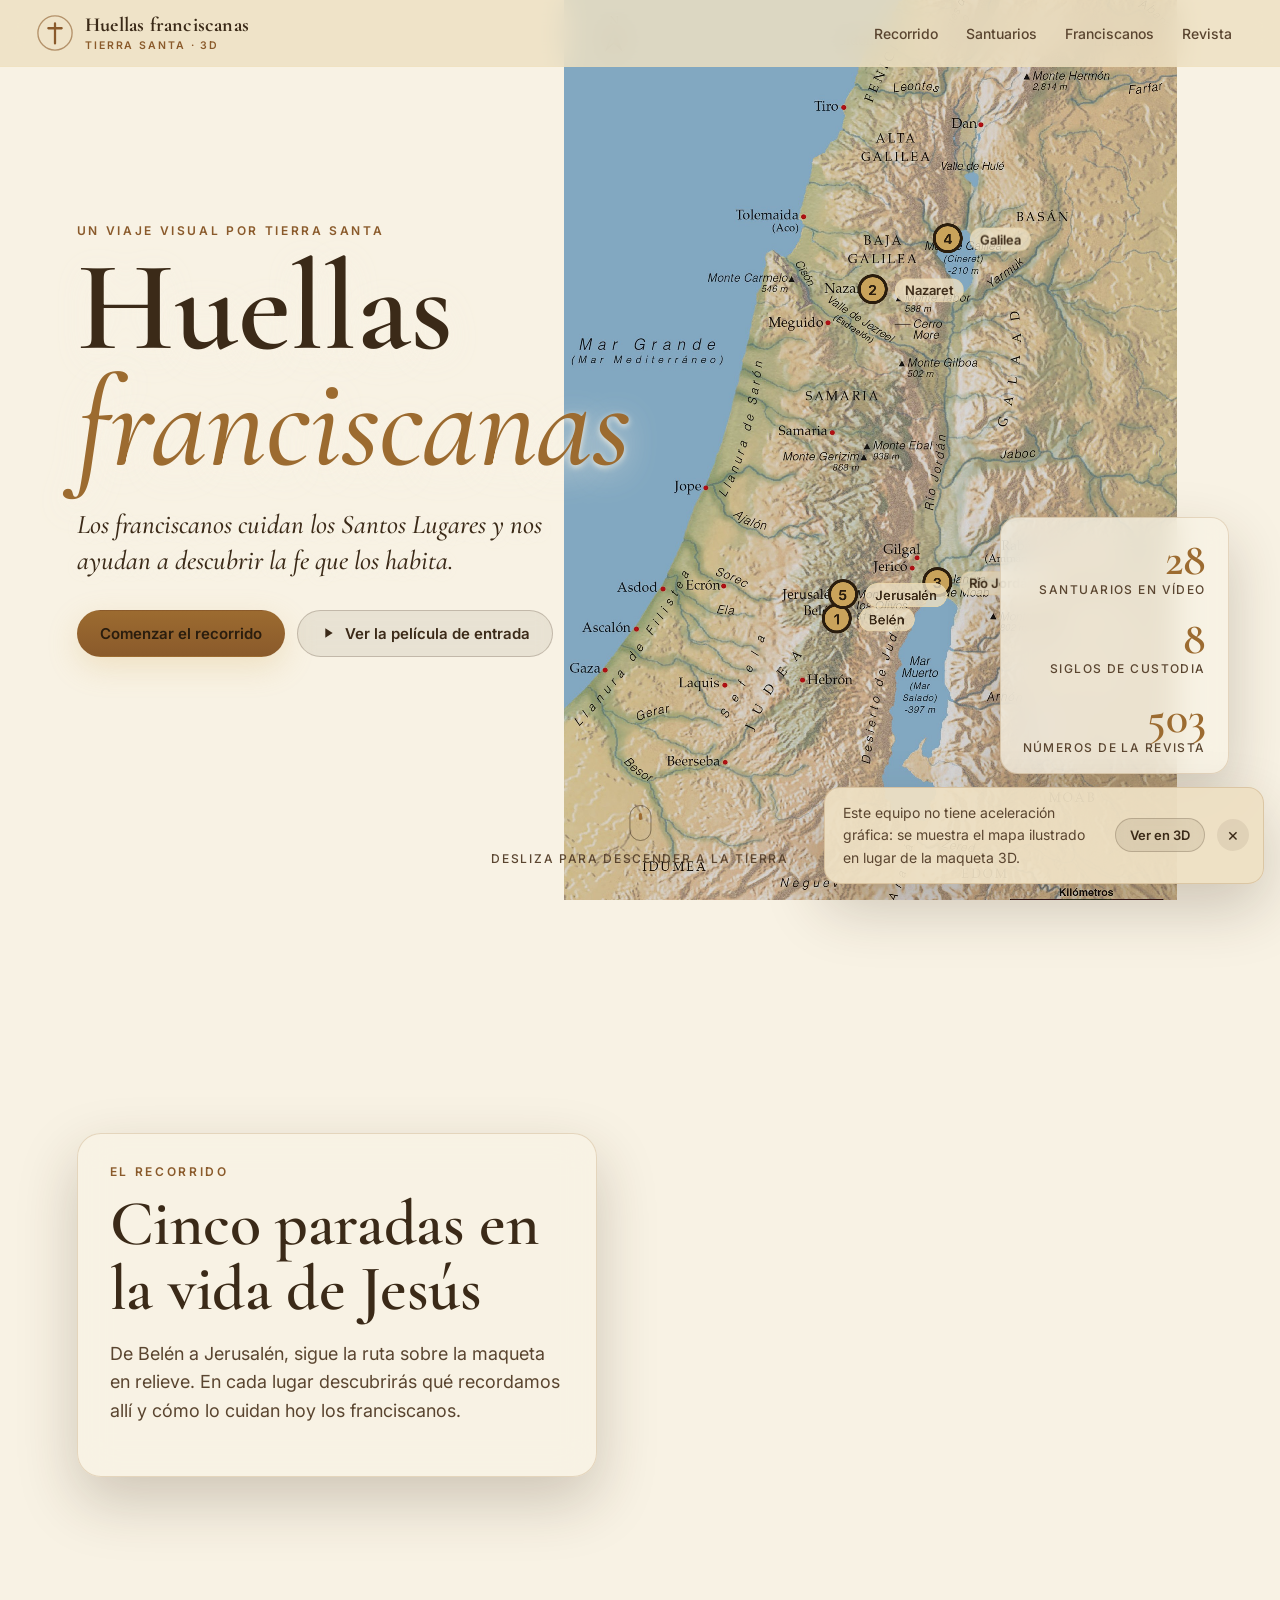
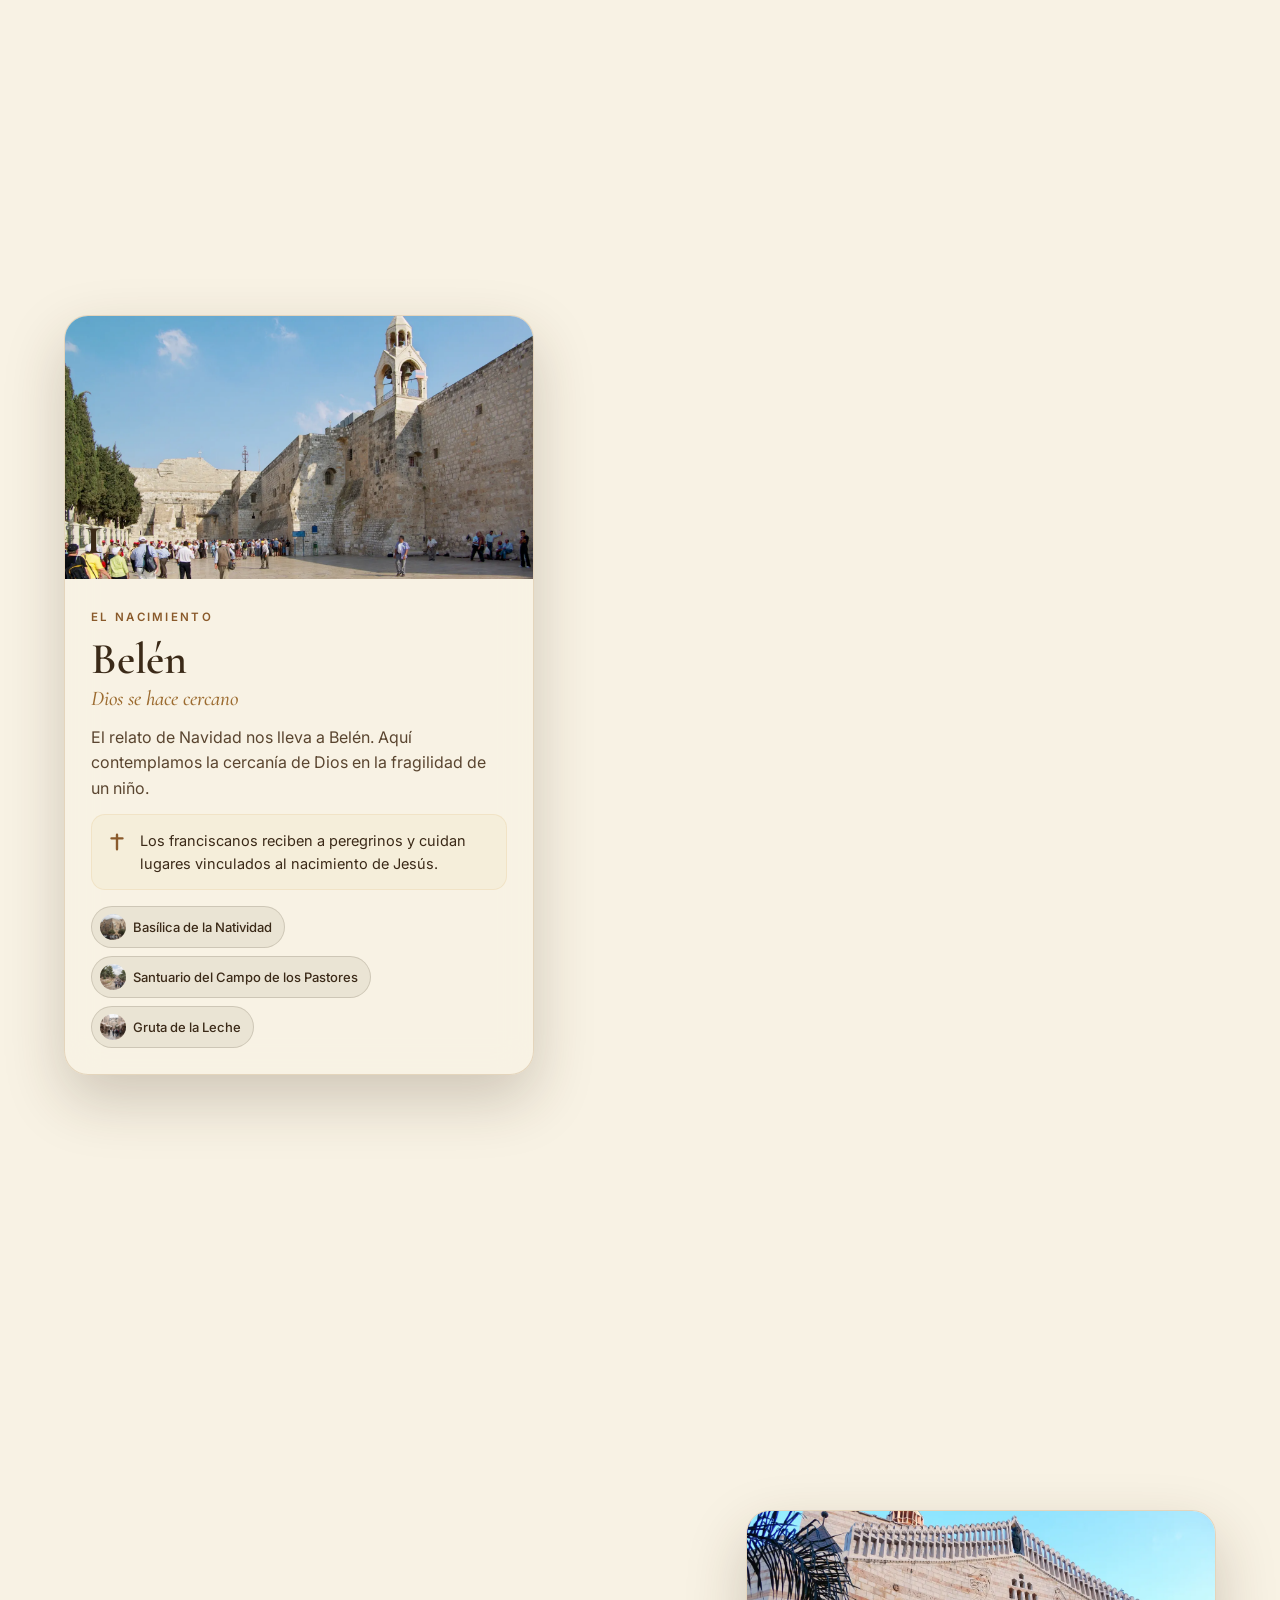
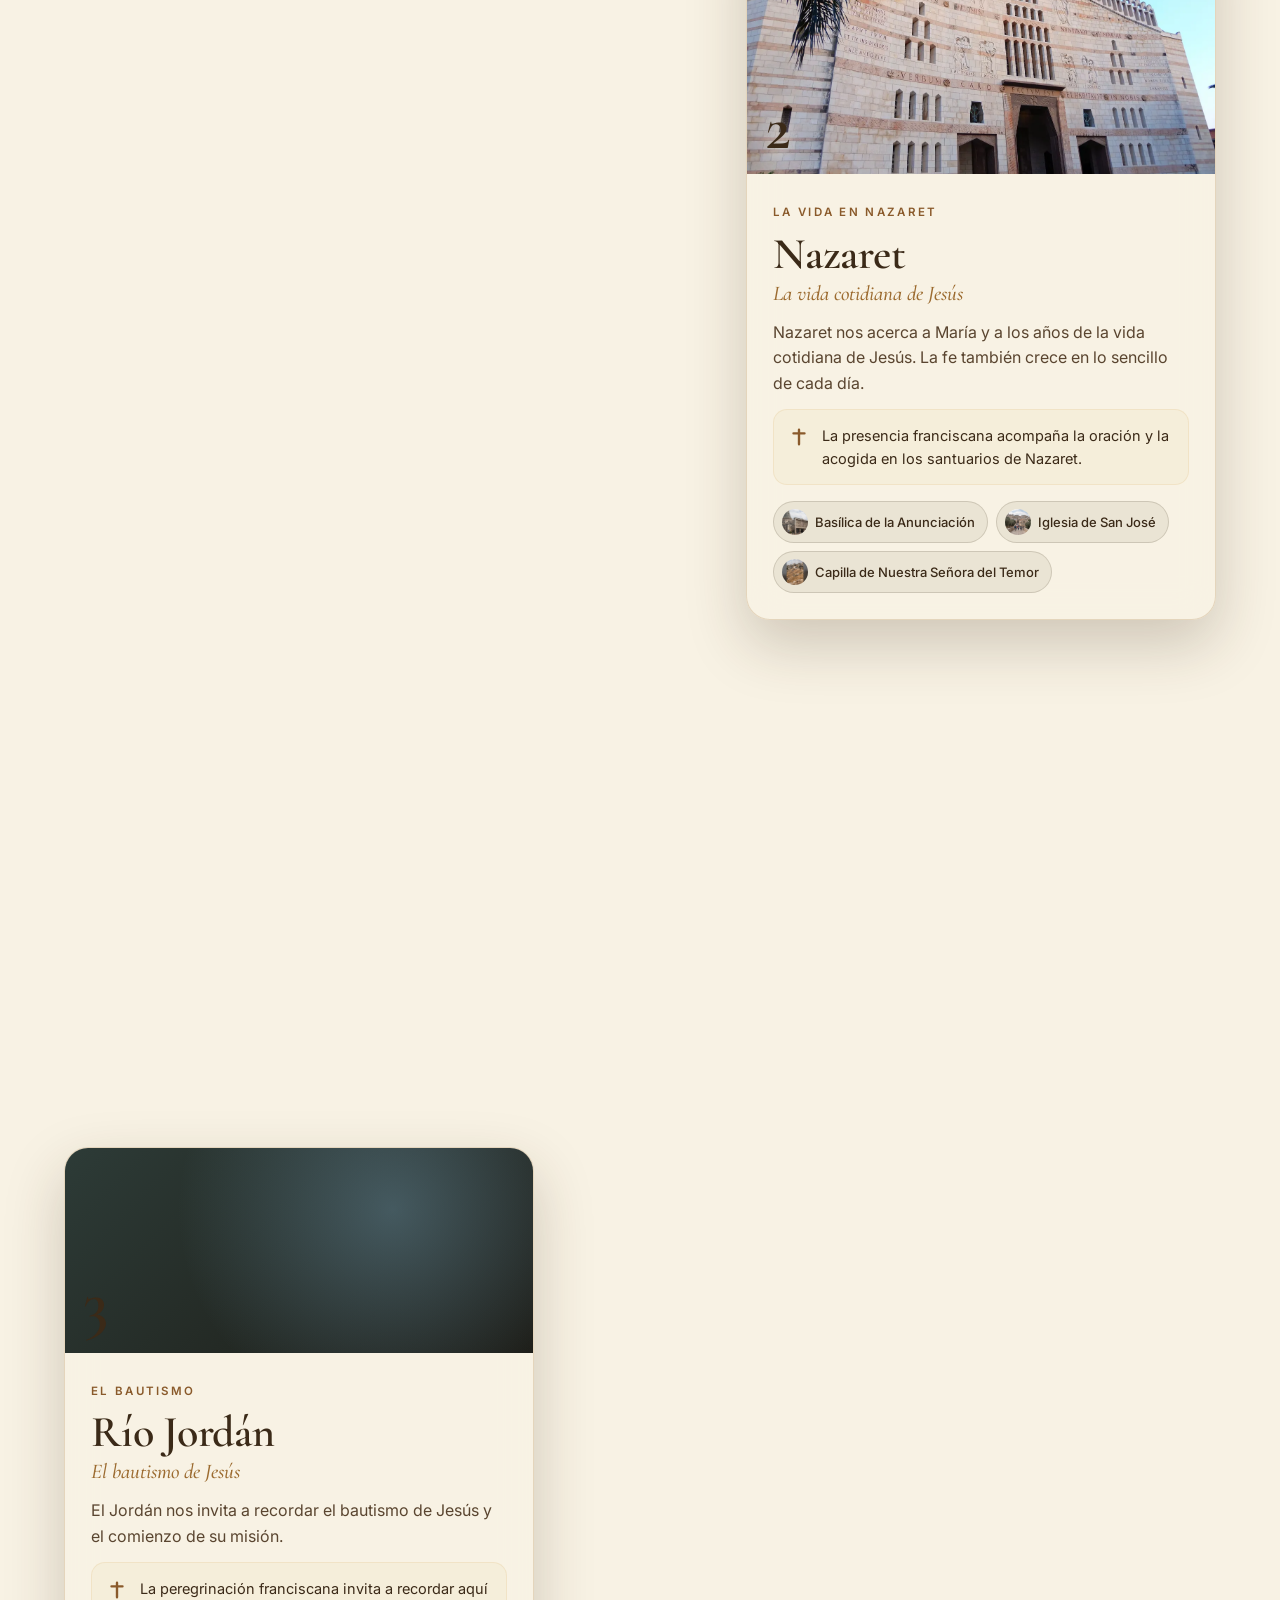
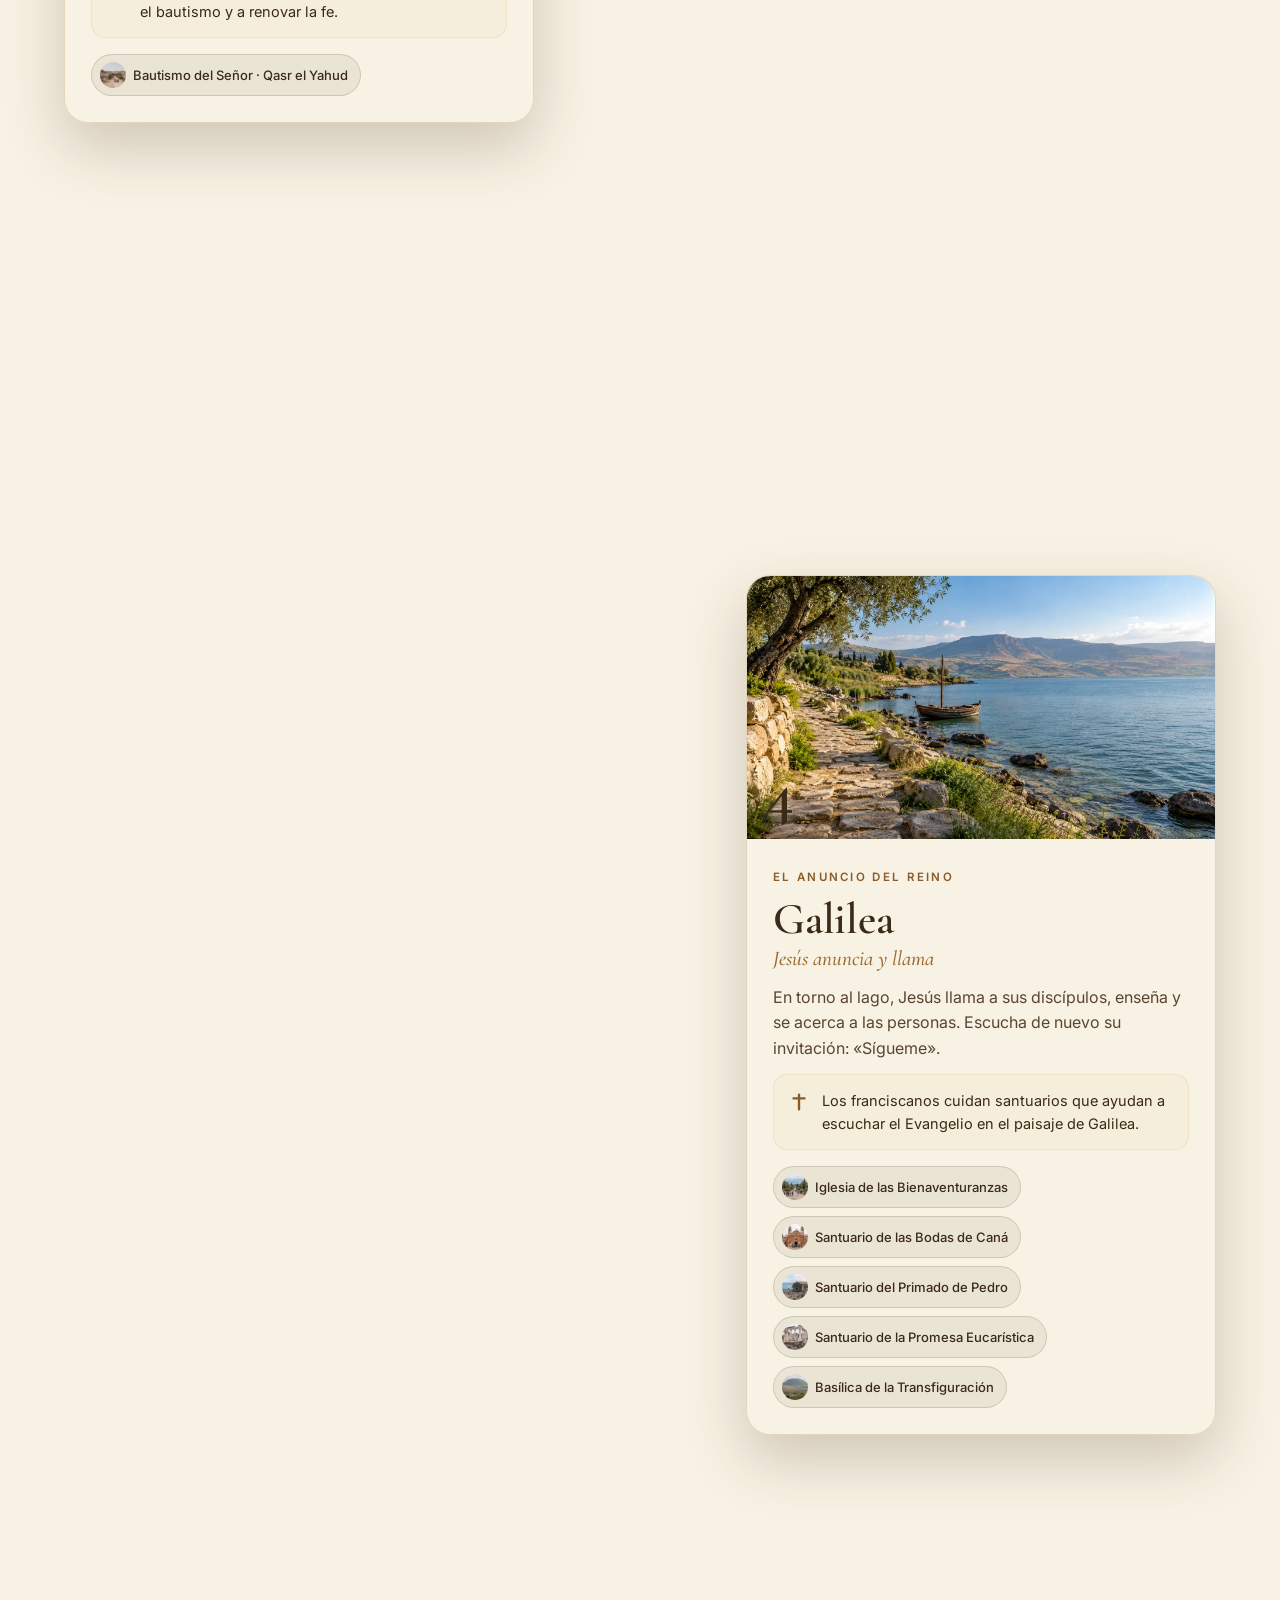
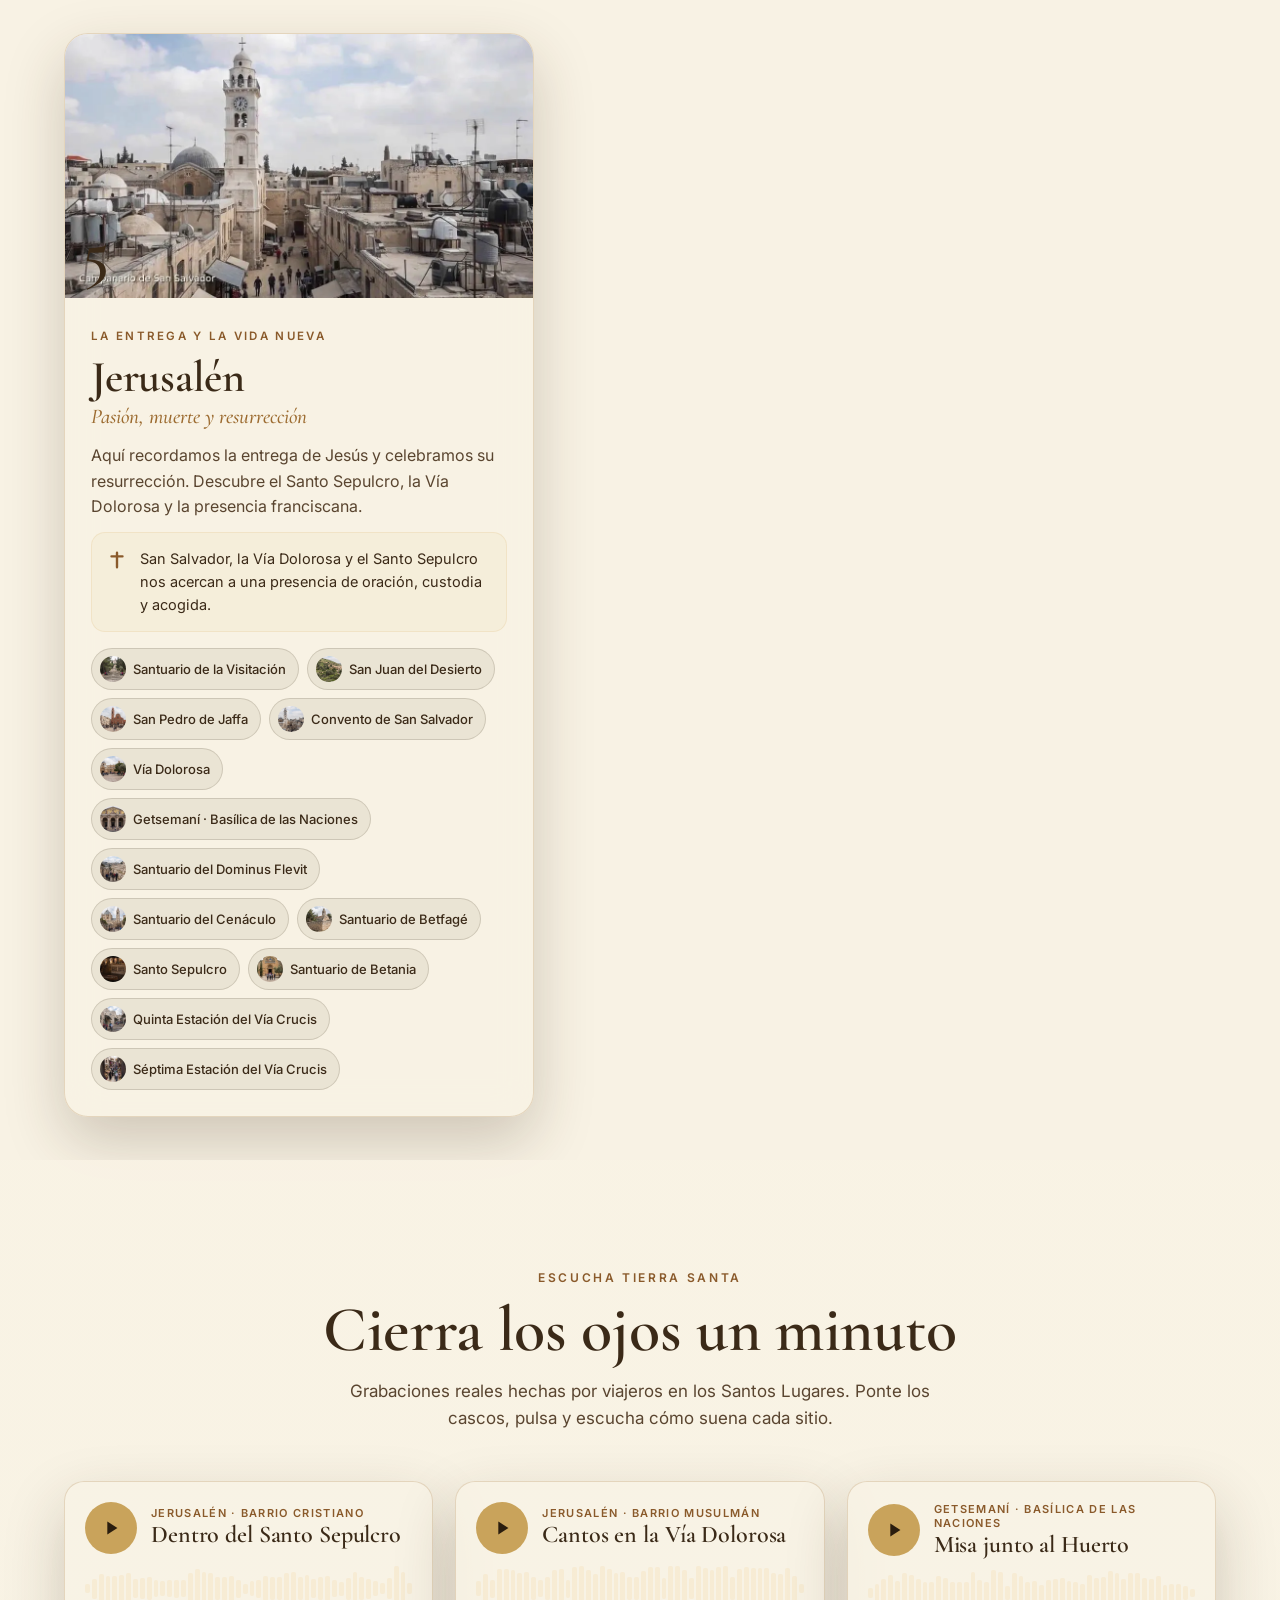
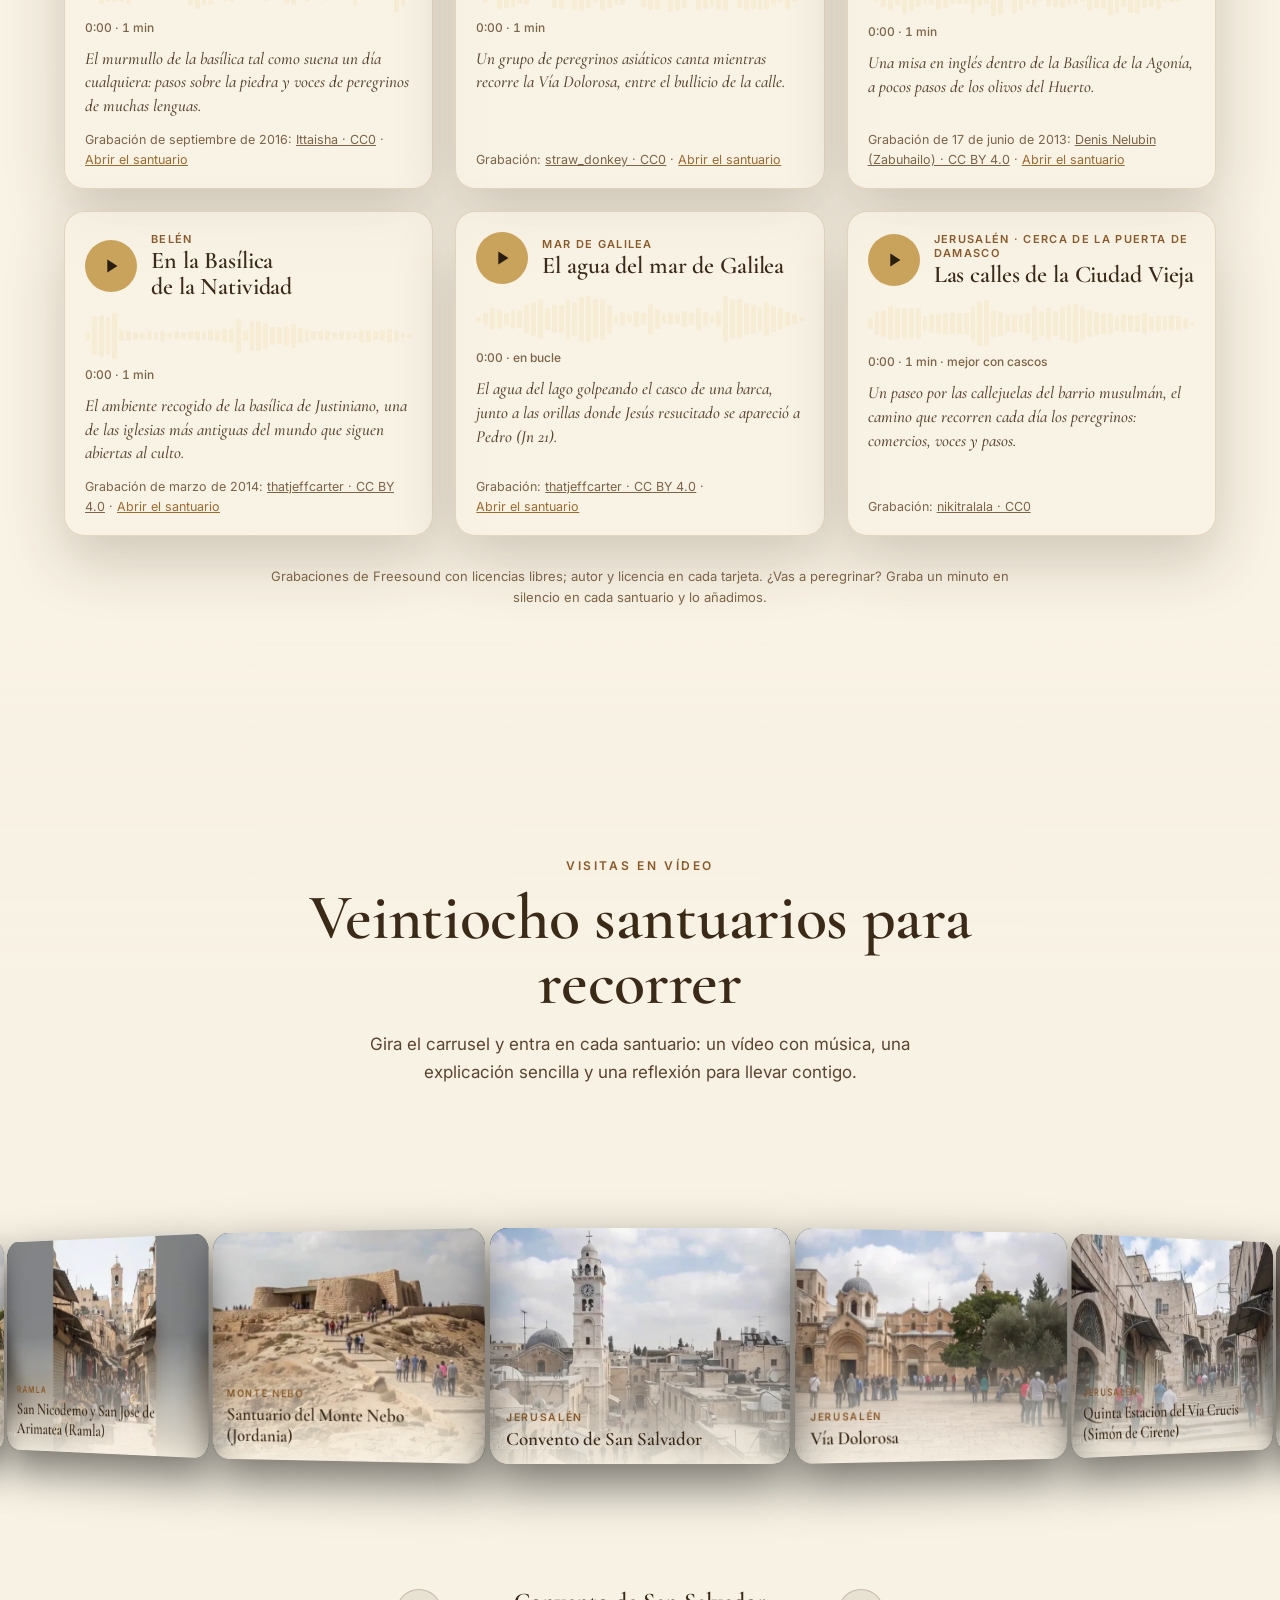
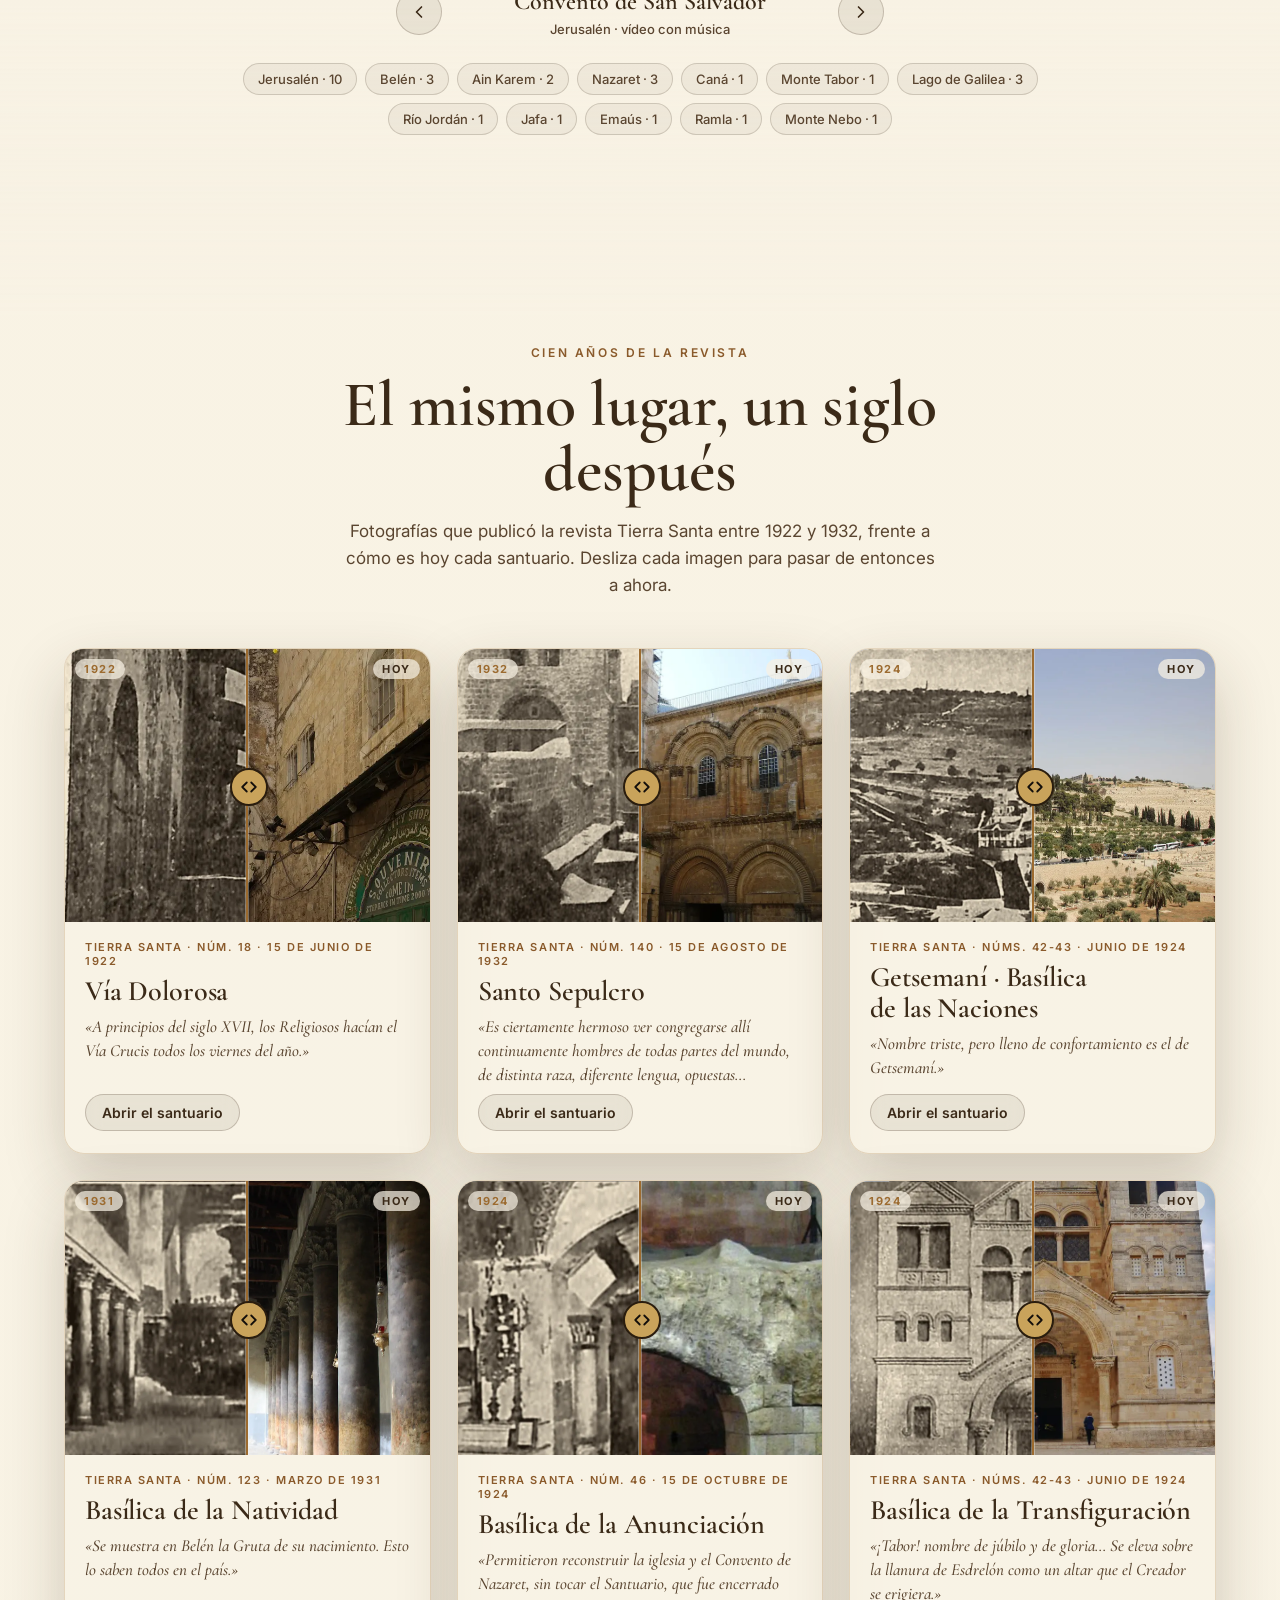
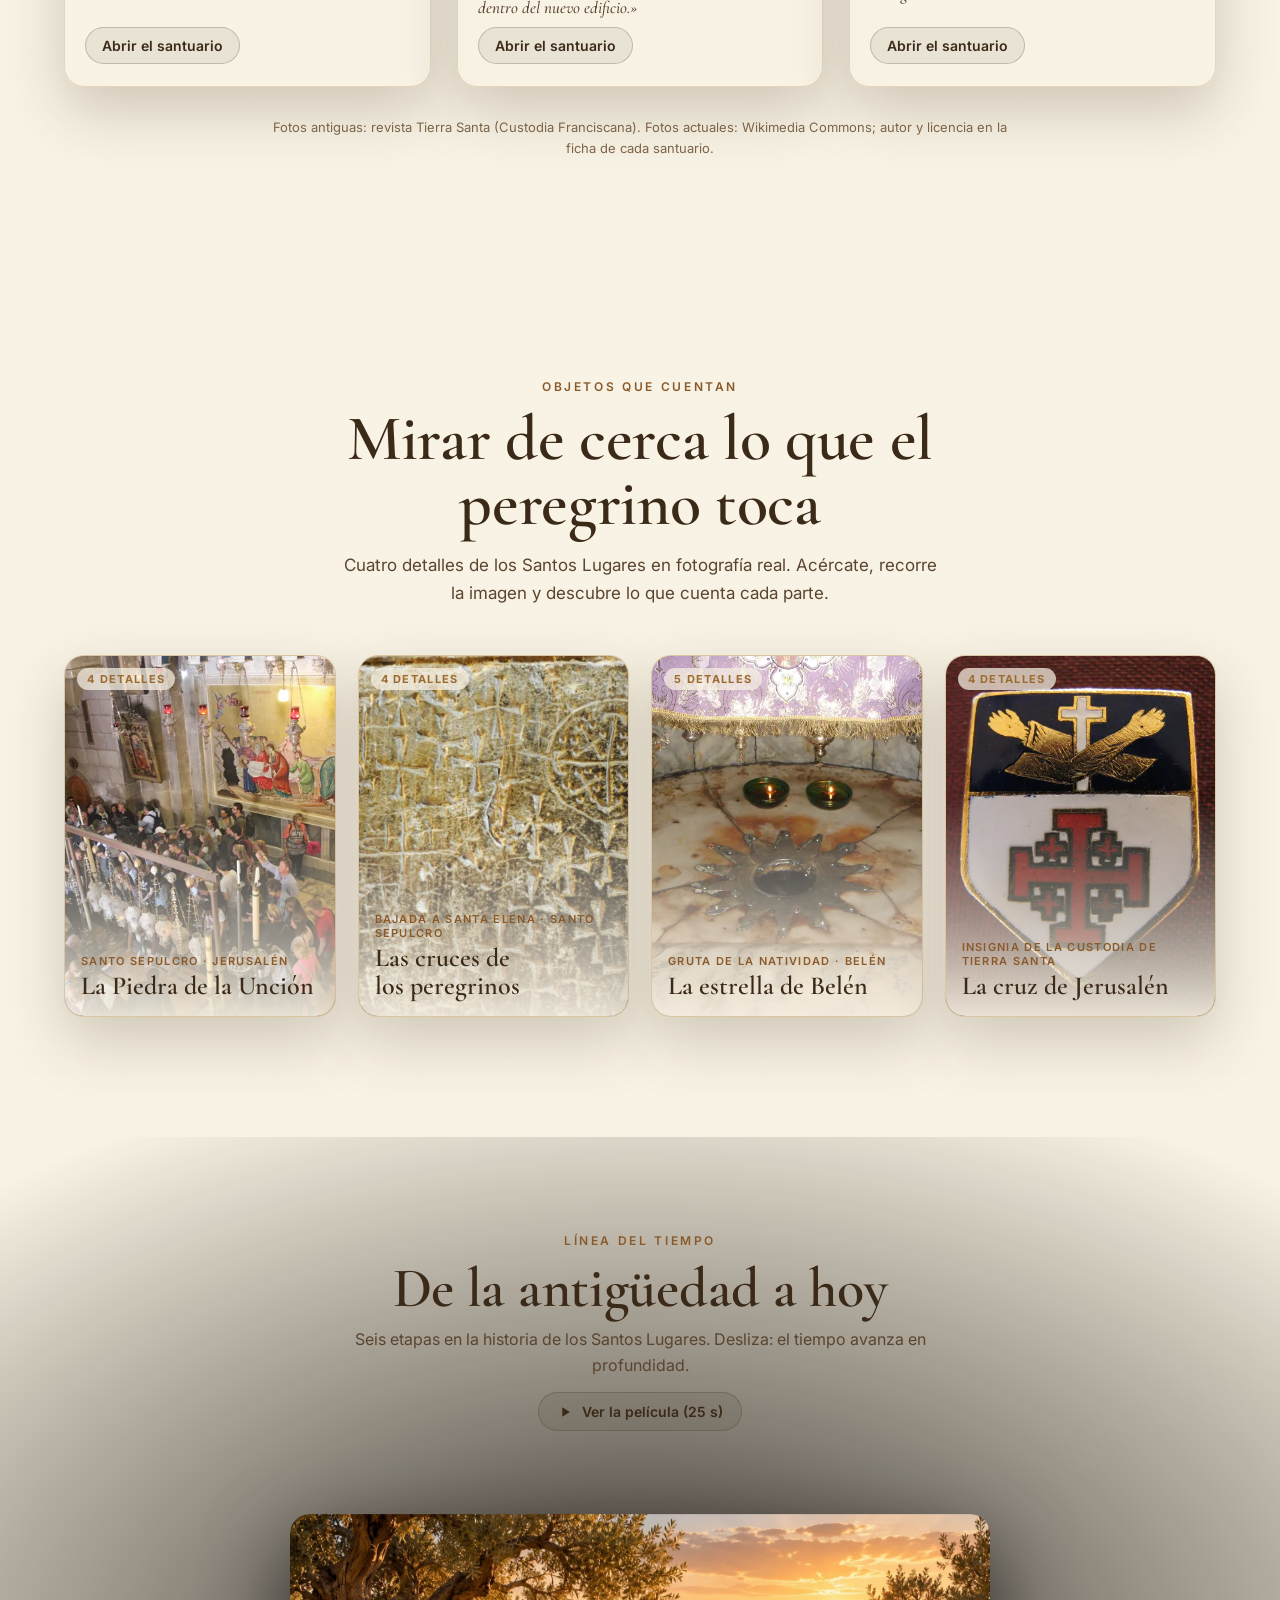
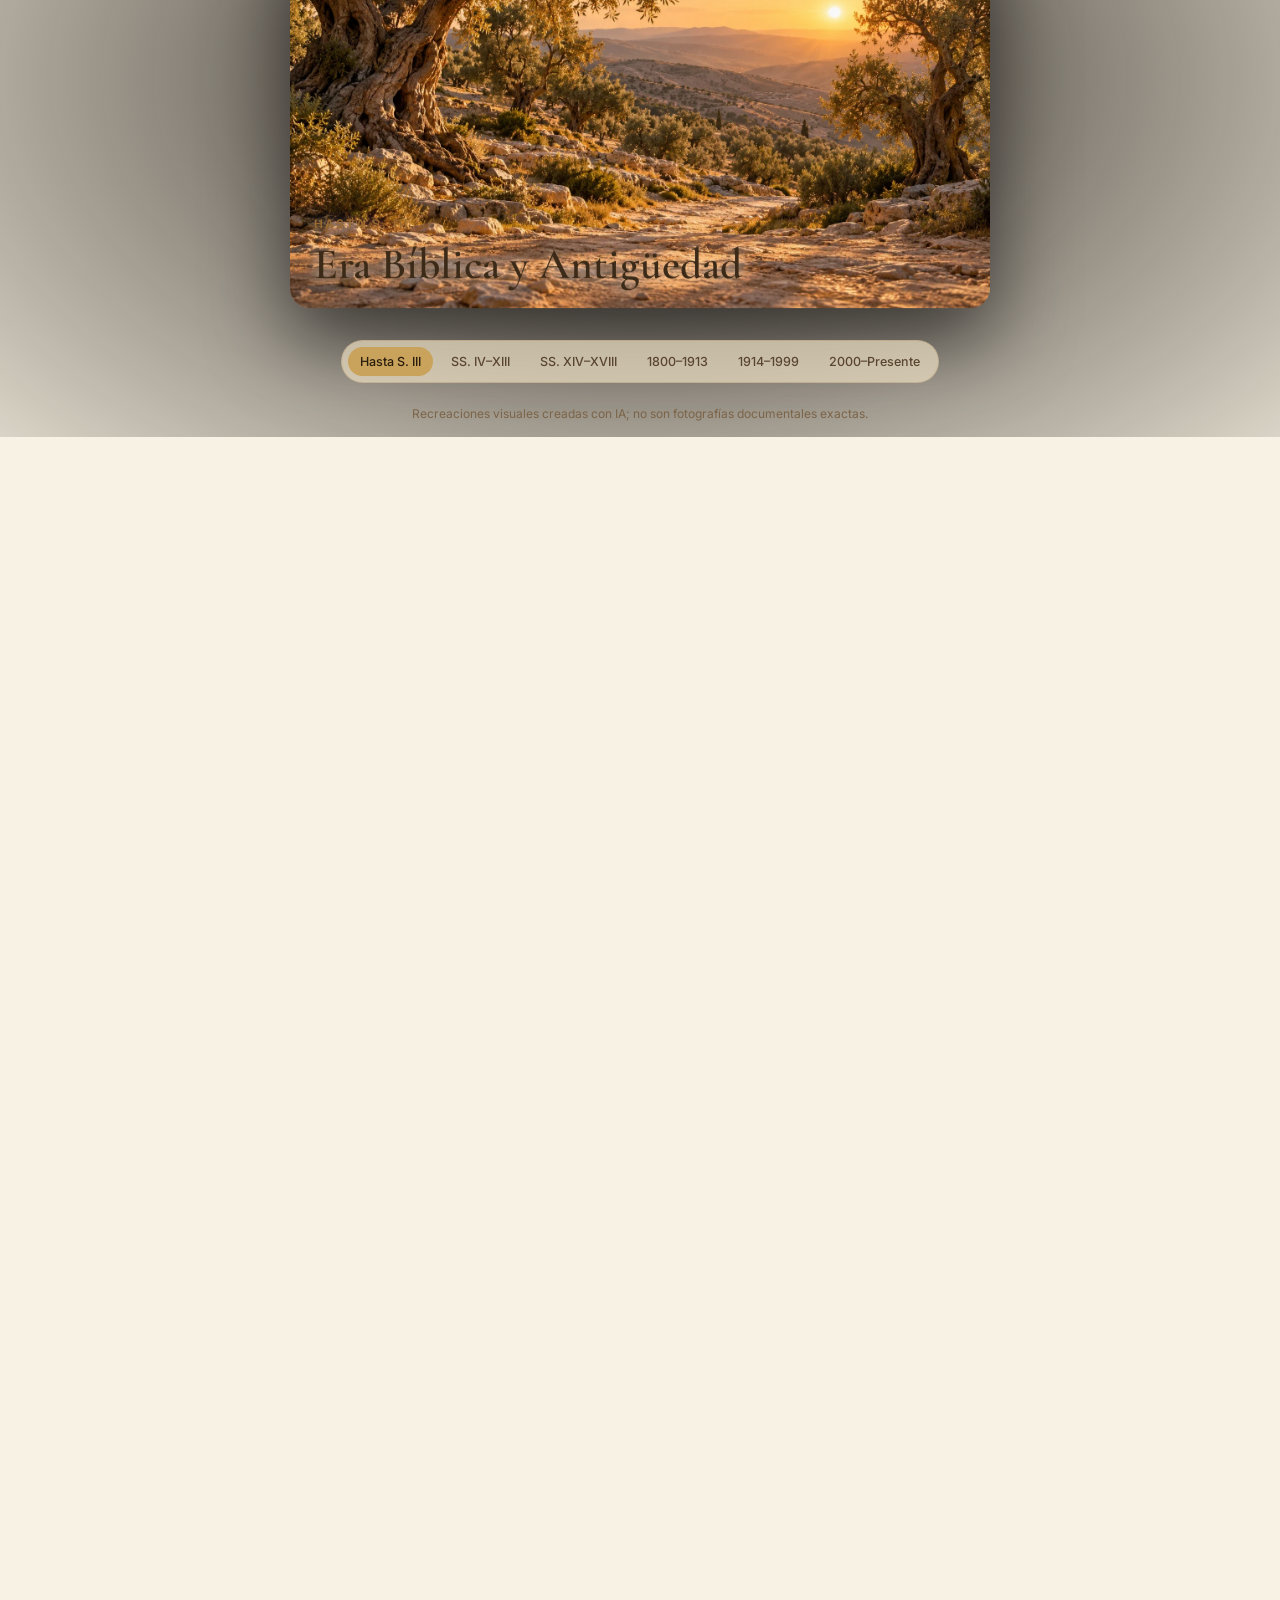
<file: index.html>
<!doctype html>
<html lang="es">
<head>
<meta charset="utf-8">
<meta name="viewport" content="width=device-width,initial-scale=1,viewport-fit=cover">
<title>Huellas franciscanas · Tierra Santa en 3D</title>
<meta name="description" content="Un viaje en 3D por Tierra Santa: la maqueta en relieve, veintiocho santuarios en vídeo, ocho siglos de presencia franciscana y un siglo de Revista Tierra Santa.">
<meta name="theme-color" content="#F8F2E4">
<meta name="robots" content="noindex,nofollow">
<link rel="icon" href="data:image/svg+xml,%3Csvg xmlns='http://www.w3.org/2000/svg' viewBox='0 0 64 64'%3E%3Crect width='64' height='64' rx='14' fill='%23140f0b'/%3E%3Cpath d='M32 14v38M19 24h26' stroke='%23d9b26a' stroke-width='7' stroke-linecap='round'/%3E%3C/svg%3E">
<link rel="preconnect" href="https://fonts.googleapis.com">
<link rel="preconnect" href="https://fonts.gstatic.com" crossorigin>
<link href="https://fonts.googleapis.com/css2?family=Cormorant+Garamond:ital,wght@0,500;0,600;0,700;1,500;1,600&family=Inter:wght@400;500;600;700&display=swap" rel="stylesheet">
<link rel="stylesheet" href="estilo.css?v=18">
<script type="importmap">{"imports":{"three":"./three.module.min.js"}}</script>
</head>
<body>
<canvas id="escena" aria-hidden="true"></canvas>
<div id="velo" aria-hidden="true"></div>
<div id="etiquetas" aria-label="Lugares en la maqueta"></div>

<div id="carga" role="status" aria-live="polite">
  <div class="carga-in">
    <svg viewBox="0 0 120 120" class="carga-circulo" aria-hidden="true">
      <circle class="carga-circulo-fondo" cx="60" cy="60" r="52"/>
      <circle class="carga-circulo-barra" cx="60" cy="60" r="52"/>
    </svg>
    <div class="carga-texto">
      <span class="carga-nombre">Tierra<br>Santa</span>
      <span class="carga-pct">0%</span>
    </div>
  </div>
</div>

<header class="cabecera">
  <a class="marca" href="#inicio" aria-label="Huellas franciscanas · inicio">
    <svg viewBox="0 0 40 40" class="marca-ic" aria-hidden="true"><circle cx="20" cy="20" r="18"/><path d="M20 10v21M13 15h14"/></svg>
    <span><b>Huellas franciscanas</b><small>Tierra Santa · 3D</small></span>
  </a>
  <button class="btn-menu" type="button" aria-expanded="false" aria-controls="menu" aria-label="Abrir el menú">
    <svg viewBox="0 0 24 24" aria-hidden="true"><path d="M4 7h16M4 12h16M4 17h16"/></svg>
  </button>
  <nav class="menu" id="menu" aria-label="Secciones">
    <a href="#grupo-recorrido">Recorrido</a>
    <a href="#grupo-santuarios">Santuarios</a>
    <a href="#grupo-franciscanos">Franciscanos</a>
    <a href="#grupo-revista">Revista</a>
  </nav>
  <button class="btn-explorar" data-explorar type="button">
    <svg viewBox="0 0 24 24" aria-hidden="true"><path d="M12 3 3 8l9 5 9-5-9-5Z"/><path d="m3 13 9 5 9-5"/></svg>
    <span>Explorar maqueta</span>
  </button>
</header>

<main id="contenido">

  <!-- 0 · Portada -->
  <section id="inicio" class="escena portada" data-camara="inicio">
    <div class="portada-in">
      <p class="antetitulo">Un viaje visual por Tierra Santa</p>
      <h1>Huellas<br><em>franciscanas</em></h1>
      <p class="lema" id="mision"></p>
      <div class="acciones">
        <a class="btn oro" href="#recorrido">Comenzar el recorrido</a>
        <button class="btn vidrio" type="button" data-pelicula>
          <svg viewBox="0 0 24 24" aria-hidden="true"><path d="M8 5v14l11-7z"/></svg> Ver la película de entrada
        </button>
      </div>
    </div>
    <div class="desliza" aria-hidden="true"><span></span>Desliza para descender a la tierra</div>
    <ul class="cifras" aria-label="La web en cifras">
      <li><b data-n="28">28</b><span>santuarios en vídeo</span></li>
      <li><b data-n="800">8</b><span>siglos de Custodia</span></li>
      <li><b data-n="503">503</b><span>números de la revista</span></li>
    </ul>
  </section>

  <!-- ===== Grupo · Recorrido ===== -->
  <div class="grupo" id="grupo-recorrido" data-titulo="Recorrido">
    <div class="panel" data-panel="El recorrido">
      <!-- 1 · Recorrido: se rellena desde datos -->
      <section id="recorrido" class="bloque-intro" data-camara="vista">
        <div class="intro-tarjeta">
          <p class="antetitulo">El recorrido</p>
          <h2>Cinco paradas en la vida de Jesús</h2>
          <p>De Belén a Jerusalén, sigue la ruta sobre la maqueta en relieve. En cada lugar descubrirás qué recordamos allí y cómo lo cuidan hoy los franciscanos.</p>
        </div>
      </section>
      <div id="paradas"></div>
    </div>

    <div class="panel" data-panel="Escucha">
      <!-- 5d · Escucha Tierra Santa -->
      <section id="escucha" class="escucha" data-camara="alto">
        <div class="titular">
          <p class="antetitulo">Escucha Tierra Santa</p>
          <h2>Cierra los ojos un minuto</h2>
          <p>Grabaciones reales hechas por viajeros en los Santos Lugares. Ponte los cascos, pulsa y escucha cómo suena cada sitio.</p>
        </div>
        <div class="es-rejilla" id="esRejilla"></div>
        <p class="cien-nota">Grabaciones de Freesound con licencias libres; autor y licencia en cada tarjeta. ¿Vas a peregrinar? Graba un minuto en silencio en cada santuario y lo añadimos.</p>
      </section>
    </div>
  </div>

  <!-- ===== Grupo · Santuarios ===== -->
  <div class="grupo" id="grupo-santuarios" data-titulo="Santuarios">
    <div class="panel" data-panel="Santuarios">
      <!-- 2 · Santuarios -->
      <section id="santuarios" class="escena santuarios" data-camara="cenital">
        <div class="titular">
          <p class="antetitulo">Visitas en vídeo</p>
          <h2>Veintiocho santuarios para recorrer</h2>
          <p>Gira el carrusel y entra en cada santuario: un vídeo con música, una explicación sencilla y una reflexión para llevar contigo.</p>
        </div>
        <div class="carrusel" id="carrusel" tabindex="0" aria-roledescription="carrusel" aria-label="Santuarios en vídeo. Usa las flechas para girar.">
          <div class="anillo" id="anillo"></div>
        </div>
        <div class="carrusel-ctl">
          <button type="button" class="redondo" data-giro="-1" aria-label="Santuario anterior"><svg viewBox="0 0 24 24"><path d="m15 6-6 6 6 6"/></svg></button>
          <div class="carrusel-nombre" id="carruselNombre" aria-live="polite"></div>
          <button type="button" class="redondo" data-giro="1" aria-label="Santuario siguiente"><svg viewBox="0 0 24 24"><path d="m9 6 6 6-6 6"/></svg></button>
        </div>
        <div class="filtros" id="filtros" role="tablist" aria-label="Filtrar por lugar"></div>
      </section>
    </div>

    <div class="panel" data-panel="Cien años">
      <!-- 5b · Cien años de la revista -->
      <section id="cien-anos" class="cien" data-camara="alto">
        <div class="titular">
          <p class="antetitulo">Cien años de la revista</p>
          <h2>El mismo lugar, un siglo después</h2>
          <p>Fotografías que publicó la revista Tierra Santa entre 1922 y 1932, frente a cómo es hoy cada santuario. Desliza cada imagen para pasar de entonces a ahora.</p>
        </div>
        <div class="cien-rejilla" id="cienRejilla"></div>
        <p class="cien-nota">Fotos antiguas: revista Tierra Santa (Custodia Franciscana). Fotos actuales: Wikimedia Commons; autor y licencia en la ficha de cada santuario.</p>
      </section>
    </div>

    <div class="panel" data-panel="Objetos">
      <!-- 5c · Objetos que cuentan -->
      <section id="objetos" class="objetos" data-camara="alto">
        <div class="titular">
          <p class="antetitulo">Objetos que cuentan</p>
          <h2>Mirar de cerca lo que el peregrino toca</h2>
          <p>Cuatro detalles de los Santos Lugares en fotografía real. Acércate, recorre la imagen y descubre lo que cuenta cada parte.</p>
        </div>
        <div class="ob-rejilla" id="obRejilla"></div>
      </section>
    </div>
  </div>

  <!-- ===== Grupo · Franciscanos ===== -->
  <div class="grupo" id="grupo-franciscanos" data-titulo="Franciscanos">
    <div class="panel" data-panel="Historia">
      <!-- 3 · Historia -->
      <section id="historia" class="historia" data-camara="historia">
        <div class="historia-pegajosa">
          <div class="titular">
            <p class="antetitulo">Línea del tiempo</p>
            <h2>De la antigüedad a hoy</h2>
            <p>Seis etapas en la historia de los Santos Lugares. Desliza: el tiempo avanza en profundidad.</p>
            <button class="btn vidrio" type="button" data-pelicula><svg viewBox="0 0 24 24" aria-hidden="true"><path d="M8 5v14l11-7z"/></svg> Ver la película (25 s)</button>
          </div>
          <div class="tunel" id="tunel"></div>
          <ol class="regla" id="regla"></ol>
          <p class="aviso-ia">Recreaciones visuales creadas con IA; no son fotografías documentales exactas.</p>
        </div>
      </section>
    </div>

    <div class="panel" data-panel="Presencia">
      <!-- 4 · Presencia franciscana -->
      <section id="franciscanos" class="escena franciscanos" data-camara="jerusalen-cerca">
        <div class="fr-texto">
          <p class="antetitulo">Custodia de Tierra Santa</p>
          <h2>Una presencia que cuida, acoge y reza</h2>
          <p>Desde hace ocho siglos, los hermanos de san Francisco custodian los Santos Lugares. Rezan en ellos, reciben a los peregrinos, acompañan a las comunidades cristianas locales y sostienen escuelas y obras sociales.</p>
          <ul class="fr-puntos">
            <li><b>Oración</b> en los santuarios, día tras día.</li>
            <li><b>Acogida</b> de peregrinos de todo el mundo.</li>
            <li><b>Servicio</b> a los cristianos de la tierra de Jesús.</li>
          </ul>
        </div>
        <div class="fr-mosaico" id="frMosaico">
          <figure style="--z:60px"><img src="assets_franciscanos_procession_aux_flambeaux-20-1.webp" alt="Custodiar la memoria" loading="lazy"><figcaption><b>Custodiar la memoria</b><span>Los Santos Lugares conservan la memoria de la fe y reciben a peregrinos de todo el mundo.</span></figcaption></figure>
          <figure style="--z:20px"><img src="assets_franciscanos_prayer_peace_school-25-1.webp" alt="Educar para el encuentro" loading="lazy"><figcaption><b>Educar para el encuentro</b><span>La formación y la educación son parte de la labor de la Custodia.</span></figcaption></figure>
          <figure style="--z:30px"><img src="assets_franciscanos_cristiani_locali-1-1.webp" alt="Caminar con las comunidades" loading="lazy"><figcaption><b>Caminar con las comunidades</b><span>Una presencia cercana que comparte la oración y la vida de los cristianos de Tierra Santa.</span></figcaption></figure>
          <figure style="--z:80px"><img src="assets_franciscanos_cts_220830_1931-1.webp" alt="Cultivar el diálogo" loading="lazy"><figcaption><b>Cultivar el diálogo</b><span>El encuentro entre comunidades abre espacios de cercanía y respeto.</span></figcaption></figure>
        </div>
      </section>
    </div>

    <div class="panel" data-panel="Frailes">
      <!-- 5a · Frailes de la revista -->
      <section id="frailes" class="frailes" data-camara="alto">
        <div class="titular">
          <p class="antetitulo">Un siglo de nombres</p>
          <h2>Los frailes que pasaron por la revista</h2>
          <p>Custodios, arqueólogos, redactores, mártires y cronistas: los franciscanos que más aparecen en cien años de Tierra Santa, con los números donde puedes encontrarlos.</p>
        </div>
        <div class="fr-grupos" id="frGrupos" role="tablist" aria-label="Grupos de frailes"></div>
        <p class="fr-gdesc" id="frGDesc"></p>
        <div class="fr-rejilla" id="frRejilla" aria-live="polite"></div>
        <p class="fr-nota">Recuento automático sobre el texto completo de 807 números; cada portada abre ese número en la hemeroteca oficial.</p>
      </section>
    </div>
  </div>

  <!-- ===== Grupo · Revista ===== -->
  <div class="grupo" id="grupo-revista" data-titulo="Revista">
    <div class="panel" data-panel="Revista">
      <!-- 5 · Revista -->
      <section id="revista" class="revista" data-camara="alto">
        <div class="titular">
          <p class="antetitulo">Revista Tierra Santa · desde 1921</p>
          <h2>Un siglo de revista, en una torre de portadas</h2>
          <p>Elige una década y gira la torre. Cada portada es una puerta a la hemeroteca oficial, donde puedes seguir leyendo.</p>
        </div>
        <div class="br" id="buscaRev">
          <form class="br-form" id="brForm" role="search" aria-label="Buscar en la revista">
            <svg viewBox="0 0 24 24" aria-hidden="true"><circle cx="11" cy="11" r="7"/><path d="m20 20-3.5-3.5"/></svg>
            <input id="brQ" type="search" name="q" placeholder="Busca un lugar, una persona, un tema…" autocomplete="off" enterkeyhint="search" aria-label="Palabras a buscar en la revista">
            <button class="btn oro" type="submit">Buscar</button>
          </form>
          <p class="br-ayuda" id="brAyuda">Busca en el texto completo de 807 números (1921–2025). Verás en qué revistas aparece; cada portada te lleva a la hemeroteca oficial para leerla. <span class="br-ej">Prueba: <button type="button" data-br="Getsemaní">Getsemaní</button> <button type="button" data-br="Custodio">Custodio</button> <button type="button" data-br="Magdala">Magdala</button> <button type="button" data-br="Belén 1948">Belén 1948</button></span></p>
          <div class="br-res" id="brRes" aria-live="polite"></div>
        </div>
        <div class="decadas" id="decadas" role="tablist" aria-label="Décadas"></div>
        <div class="torre-marco" id="torreMarco" tabindex="0" aria-label="Torre de portadas. Arrastra o usa las flechas para girarla.">
          <div class="torre" id="torre"></div>
        </div>
        <p class="torre-info" id="torreInfo" aria-live="polite"></p>
        <div class="acciones centro">
          <a class="btn oro" href="https://revistatierrasanta.com/hemeroteca/" target="_blank" rel="noopener">Ir a la hemeroteca oficial ↗</a>
          <a class="btn vidrio" href="https://revistatierrasanta.com/" target="_blank" rel="noopener">Revista Tierra Santa ↗</a>
        </div>
      </section>
    </div>
  </div>

  <!-- 6 · Explorar -->
  <section id="explorar-cta" class="escena cierre" data-camara="final">
    <div class="cierre-in">
      <p class="antetitulo">Tu turno</p>
      <h2>Recorre la maqueta a tu ritmo</h2>
      <p>Gira, acerca y elige un lugar. Cada luz dorada señala santuarios que puedes visitar en vídeo.</p>
      <button class="btn oro grande" type="button" data-explorar>Explorar la maqueta 3D</button>
    </div>
  </section>

  <footer class="pie">
    <div class="pie-col">
      <b>Huellas franciscanas · Tierra Santa</b>
      <p>Una propuesta visual para conocer los Santos Lugares, la presencia franciscana y la Revista Tierra Santa. Los enlaces conducen a la web oficial; no se alojan aquí los números completos.</p>
    </div>
    <div class="pie-col">
      <b>Créditos</b>
      <p>Fotografías de monumentos: <a href="assets_monumentos_creditos.html" target="_blank" rel="noopener">autores y licencias</a>. Música de la película de entrada: «Ethereal Ascension», Sandra’s Tape. Maqueta 3D: relieve modelado a partir del mapa físico de la web original (altitudes aproximadas, con fines ilustrativos). Gráficos 3D con three.js (licencia MIT).</p>
      <p><button type="button" class="enlace-modo" data-modo>Usar el modo ligero (equipos sin tarjeta gráfica)</button></p>
    </div>
    <div class="pie-col">
      <b>Aviso</b>
      <p>Algunas imágenes y vídeos son recreaciones creadas con IA; no son fotografías documentales exactas.</p>
      <p><a href="https://www.custodia.org/es/" target="_blank" rel="noopener">Custodia de Tierra Santa ↗</a></p>
    </div>
  </footer>
</main>

<!-- Modo exploración -->
<div class="explorar-ui" id="explorarUI" hidden>
  <div class="explorar-barra">
    <button class="btn vidrio" type="button" data-salir>← Volver al recorrido</button>
    <p>Arrastra para girar · rueda o pellizco para acercar · toca una luz dorada</p>
    <button class="redondo" type="button" data-encuadre aria-label="Ver toda la maqueta"><svg viewBox="0 0 24 24"><path d="M4 9V4h5M20 9V4h-5M4 15v5h5M20 15v5h-5"/></svg></button>
  </div>
  <aside class="panel-lugar" id="panelLugar" hidden aria-live="polite"></aside>
</div>

<!-- Ventana del santuario -->
<dialog class="ventana" id="ventana" aria-labelledby="vTitulo">
  <div class="ventana-in">
    <button class="cerrar" type="button" data-cerrar aria-label="Cerrar">×</button>
    <div class="v-video"><video id="vVideo" controls playsinline loop preload="none"></video></div>
    <div class="v-cuerpo">
      <p class="antetitulo" id="vLugar"></p>
      <h3 id="vTitulo"></h3>
      <div id="vTexto"></div>
      <nav class="v-nav">
        <button type="button" class="btn vidrio" data-v="-1">← Anterior</button>
        <button type="button" class="btn vidrio" data-v="1">Siguiente →</button>
      </nav>
    </div>
  </div>
</dialog>

<!-- Visor de objetos -->
<dialog class="ventana objeto" id="objeto" aria-labelledby="obTitulo">
  <div class="ventana-in">
    <button class="cerrar" type="button" data-cerrar aria-label="Cerrar">×</button>
    <div class="ob-visor" id="obVisor">
      <div class="ob-lienzo" id="obLienzo"></div>
      <div class="ob-zoom" role="group" aria-label="Zoom">
        <button type="button" class="redondo" data-zoom="1" aria-label="Acercar">+</button>
        <button type="button" class="redondo" data-zoom="-1" aria-label="Alejar">−</button>
        <button type="button" class="redondo" data-zoom="0" aria-label="Ver la foto entera"><svg viewBox="0 0 24 24" aria-hidden="true"><path d="M4 9V4h5M20 9V4h-5M4 15v5h5M20 15v5h-5"/></svg></button>
      </div>
      <p class="ob-ayuda" aria-hidden="true">Arrastra · rueda o pellizco para acercar · toca un número</p>
    </div>
    <div class="v-cuerpo">
      <p class="antetitulo" id="obLugar"></p>
      <h3 id="obTitulo"></h3>
      <p id="obIntro"></p>
      <ol class="ob-puntos" id="obPuntos"></ol>
      <div class="ob-detalle" id="obDetalle" aria-live="polite"></div>
      <p class="ob-cred" id="obCred"></p>
      <nav class="v-nav">
        <button type="button" class="btn vidrio" data-ob="-1">← Anterior</button>
        <button type="button" class="btn vidrio" data-ob="1">Siguiente →</button>
      </nav>
    </div>
  </div>
</dialog>

<!-- Película de entrada -->
<dialog class="ventana pelicula" id="pelicula" aria-label="Película de entrada">
  <div class="ventana-in">
    <button class="cerrar" type="button" data-cerrar aria-label="Cerrar">×</button>
    <video id="pVideo" controls playsinline preload="none" poster="assets_entrada_evolucion-franciscana.webp"></video>
    <p class="aviso-ia">Recreación animada creada con IA · Música: «Ethereal Ascension», Sandra’s Tape.</p>
  </div>
</dialog>

<script>
if (location.protocol === 'file:') {
  var c = document.querySelector('#carga .carga-in');
  c.innerHTML = '<p style="font-size:20px;color:#8A5A2B;margin:0 0 12px">La web debe abrirse desde un servidor</p>' +
    '<p style="max-width:520px;line-height:1.6;margin:0 auto">El navegador no permite cargar la maqueta 3D con doble clic.<br>' +
    'Abre PowerShell en esta carpeta y escribe <code style="color:#8A5A2B">py -m http.server 8000</code>,<br>' +
    'después visita <a href="http://localhost:8000" style="color:#8A5A2B">http://localhost:8000</a>.<br>' +
    'Publicada en GitHub Pages funciona directamente.</p>';
}
</script>
<script src="contenido.js?v=9"></script>
<script type="module">
// Se entra directamente a la experiencia 3D: ya no hay contraseña ni pantalla de "tres caminos"
// intermedia (esa elección ya se hace en portal.html, antes de llegar aquí).
import('./app.js?v=18').catch(e => {
  console.warn('No se pudo cargar app.js', e);
  const texto = document.querySelector('#carga .carga-texto');
  if (texto) texto.innerHTML = '<span class="carga-nombre">No se pudo cargar.<br>Revisa tu conexión.</span>' +
    '<button type="button" style="margin-top:10px;border:1px solid rgba(240,211,148,.4);background:rgba(217,178,106,.12);color:inherit;border-radius:999px;padding:8px 16px;font:500 13px var(--sans);cursor:pointer" onclick="location.reload()">Reintentar</button>';
});
</script>
</body>
</html>
</file>
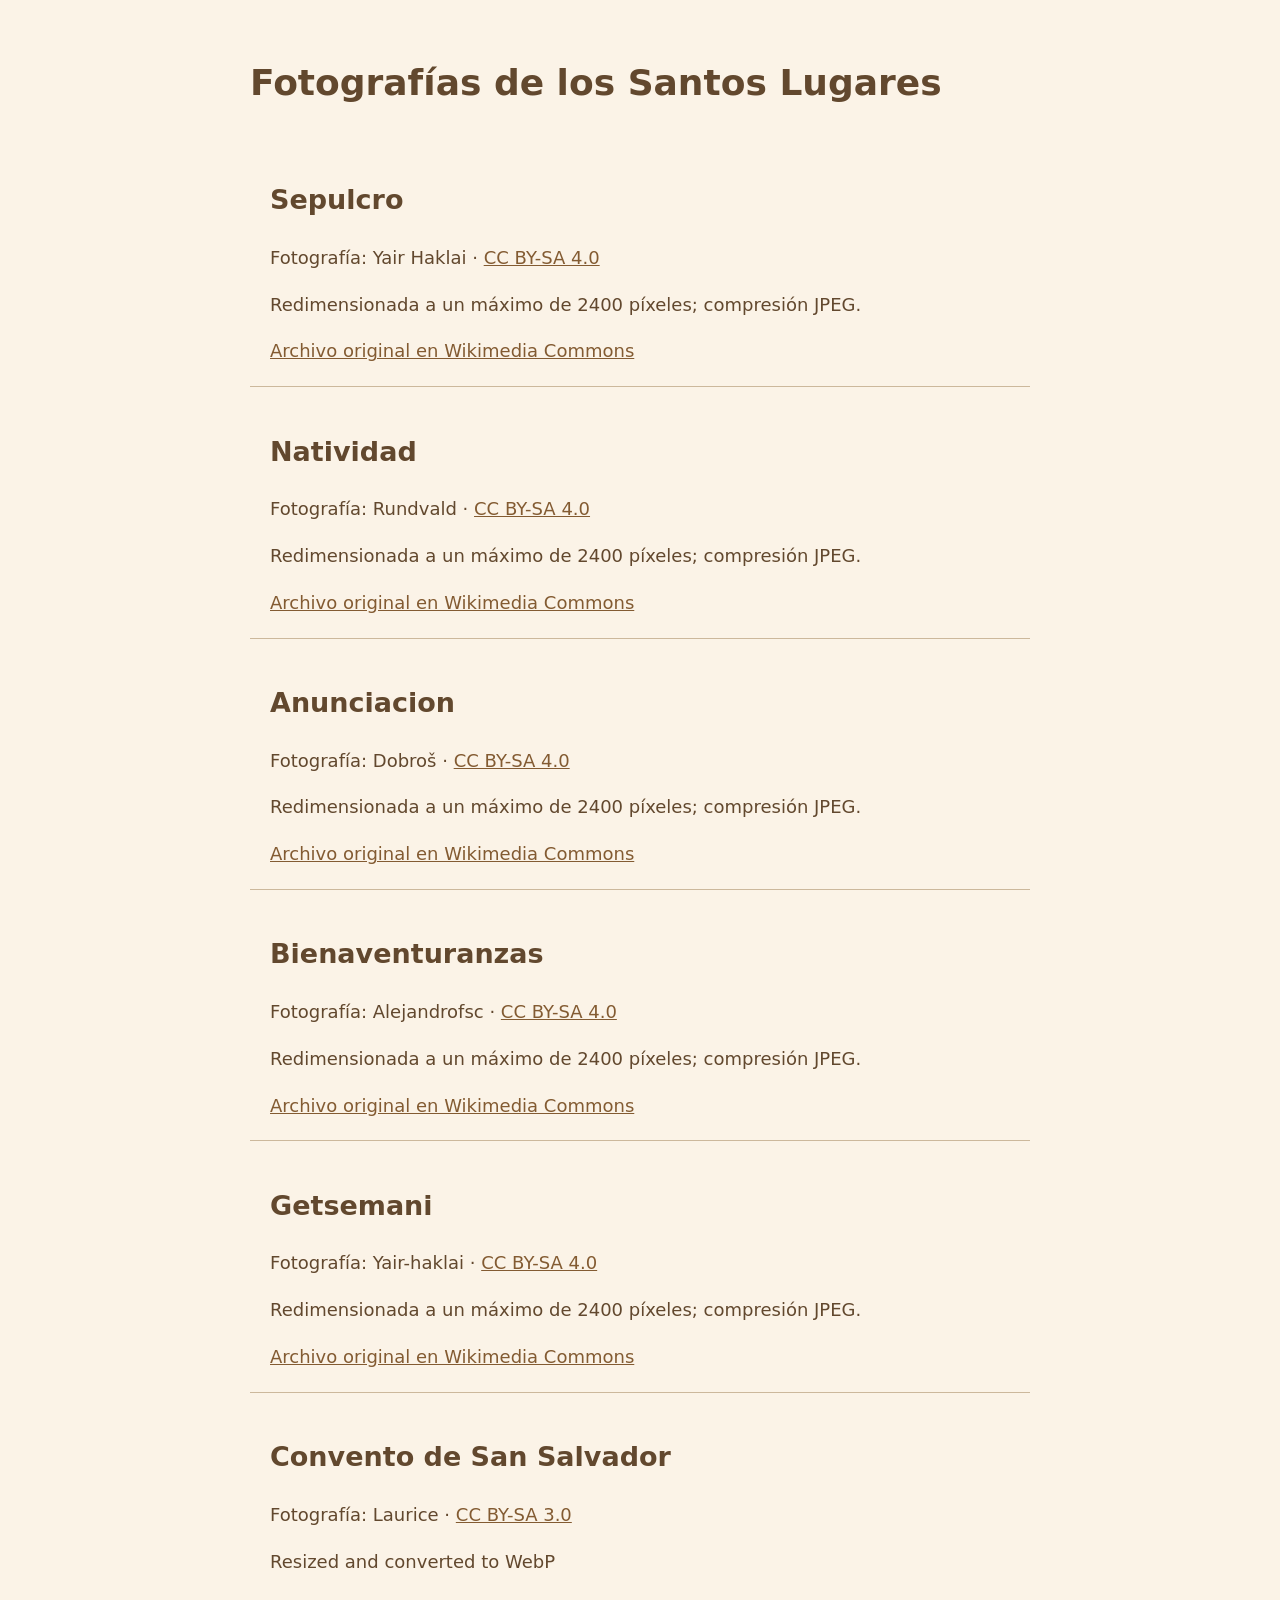
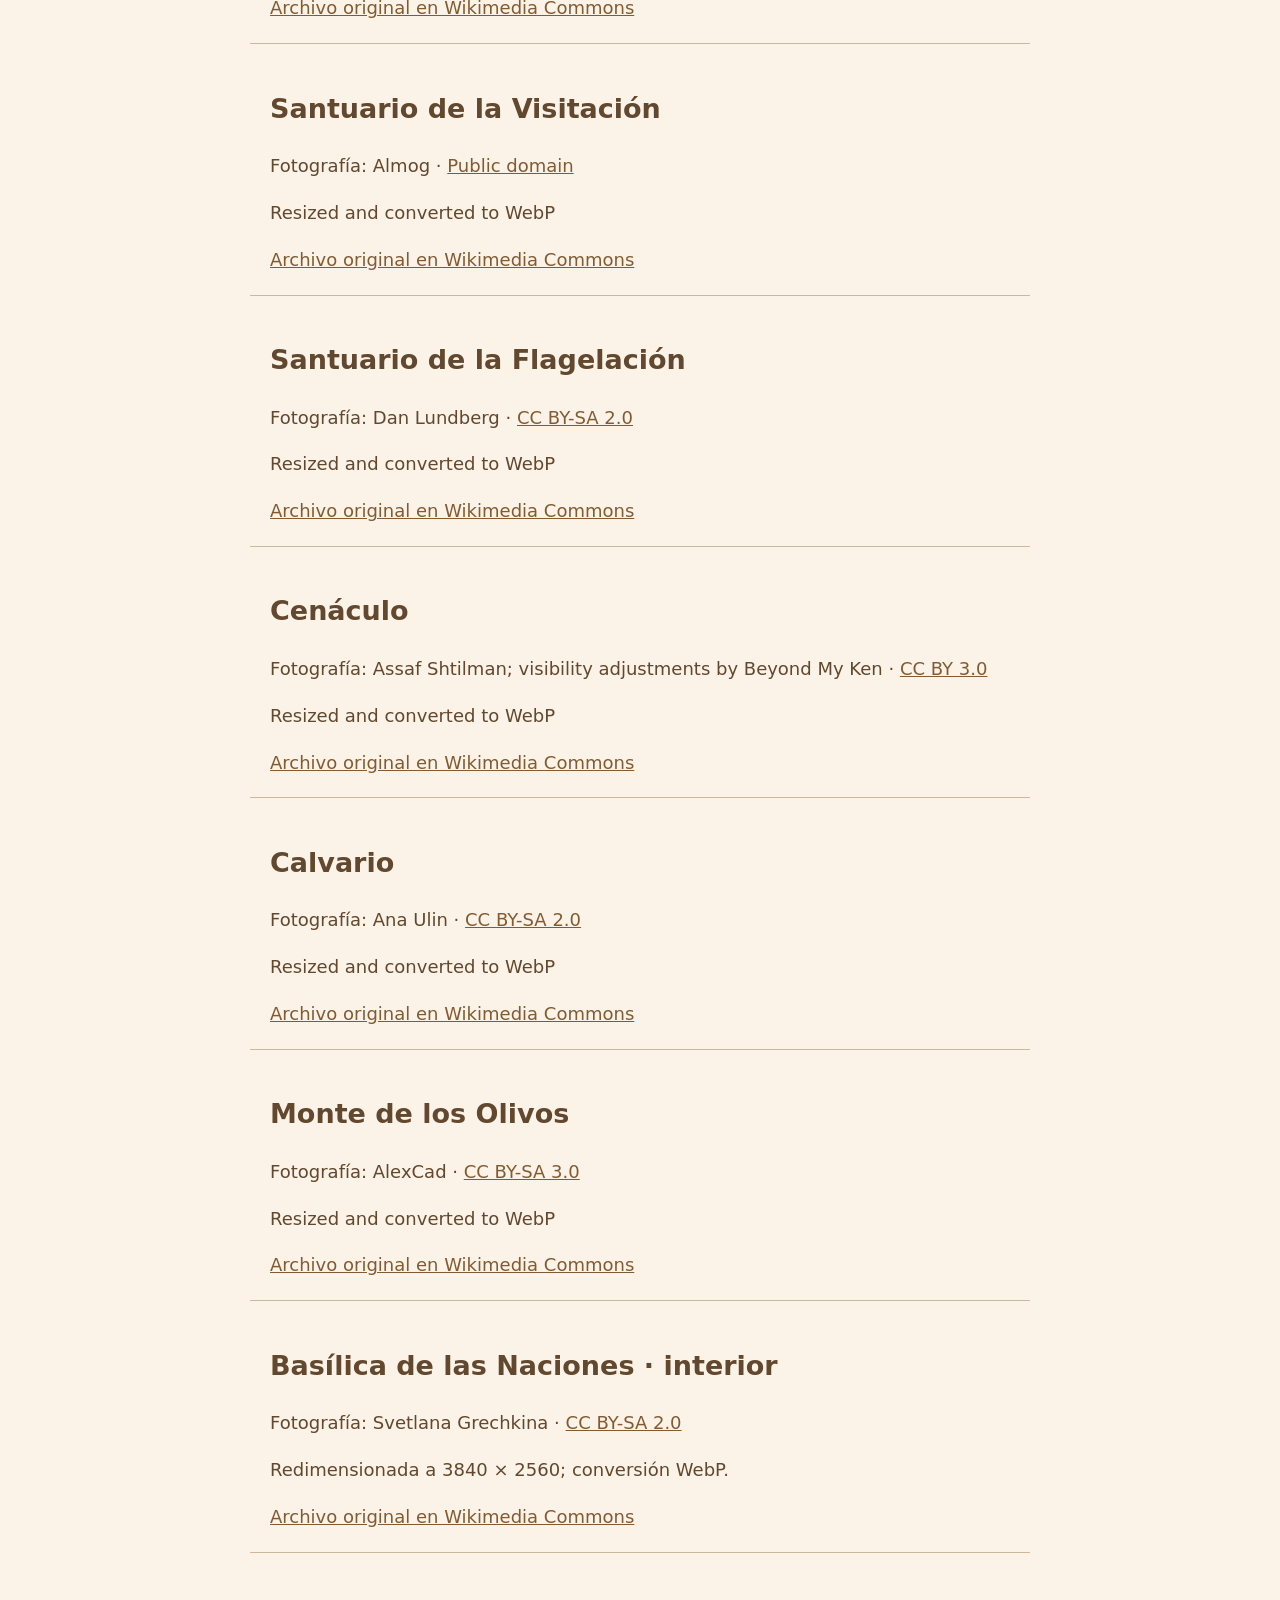
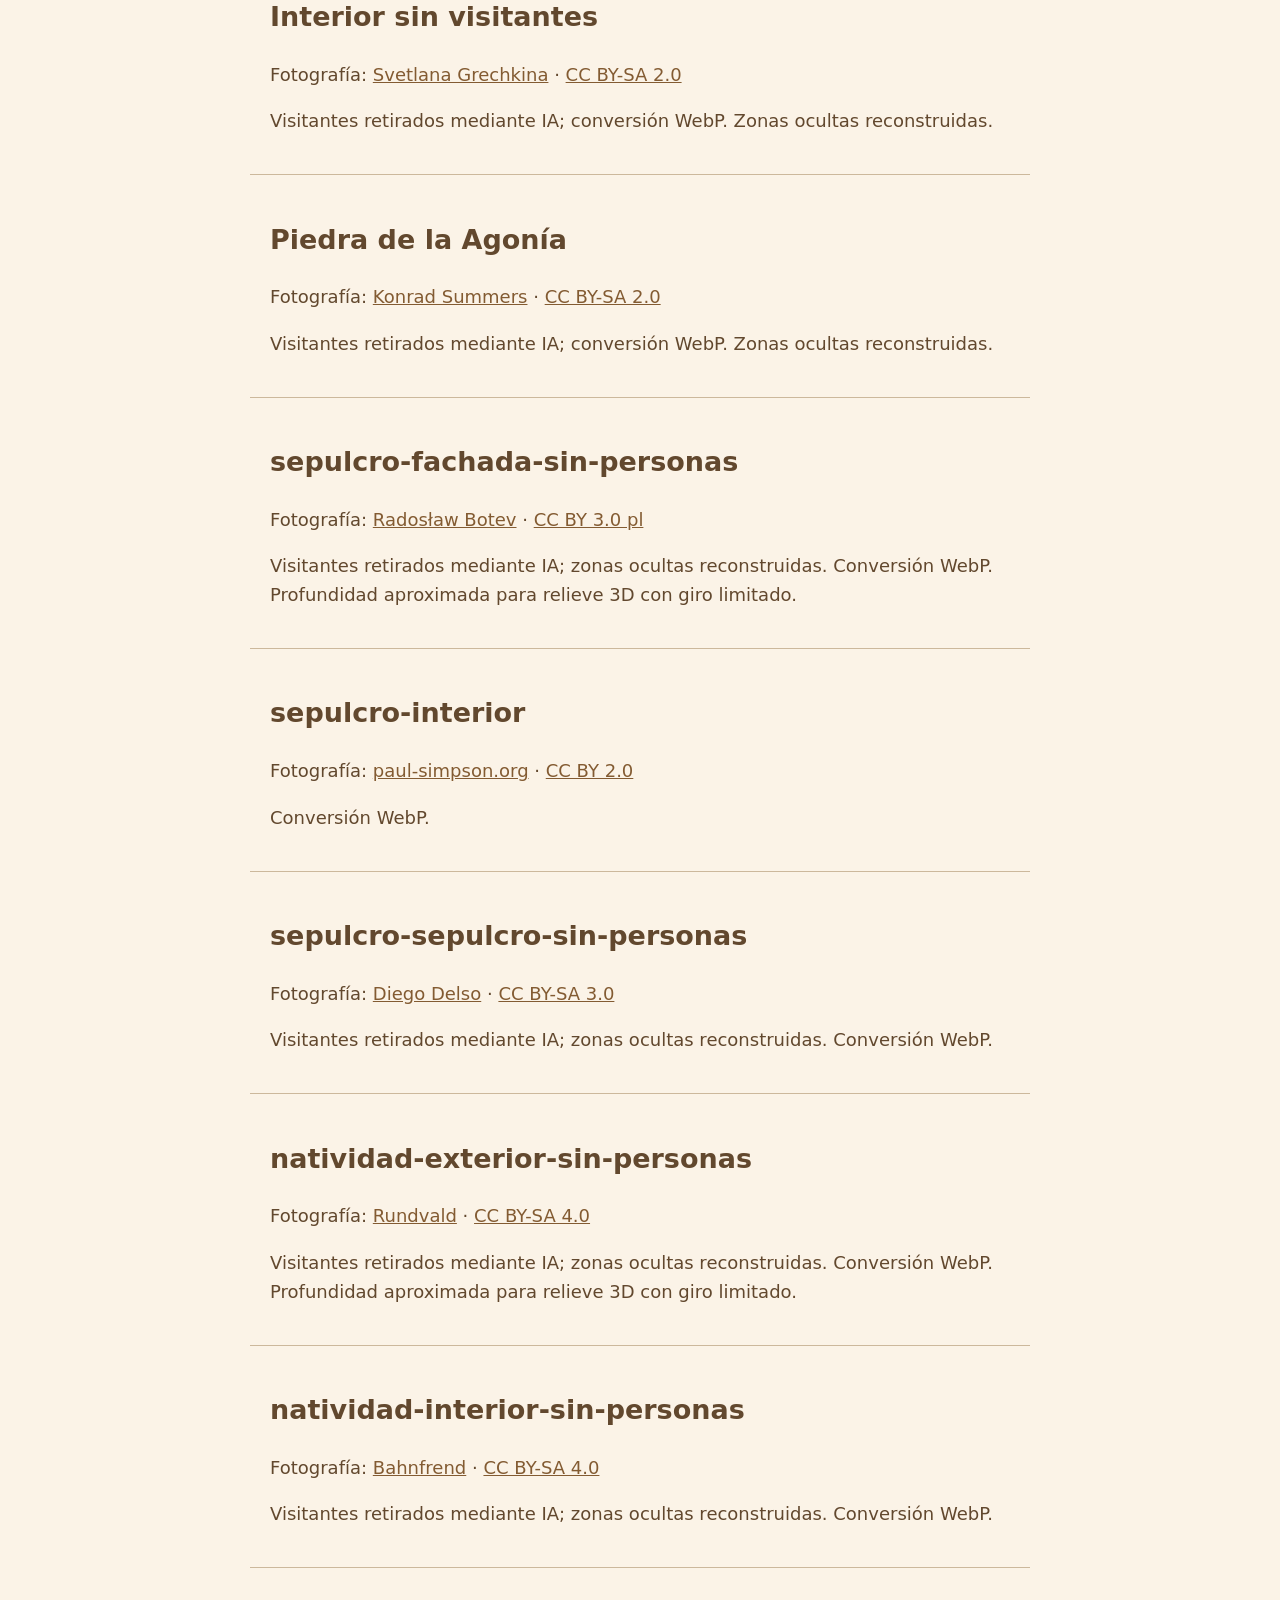
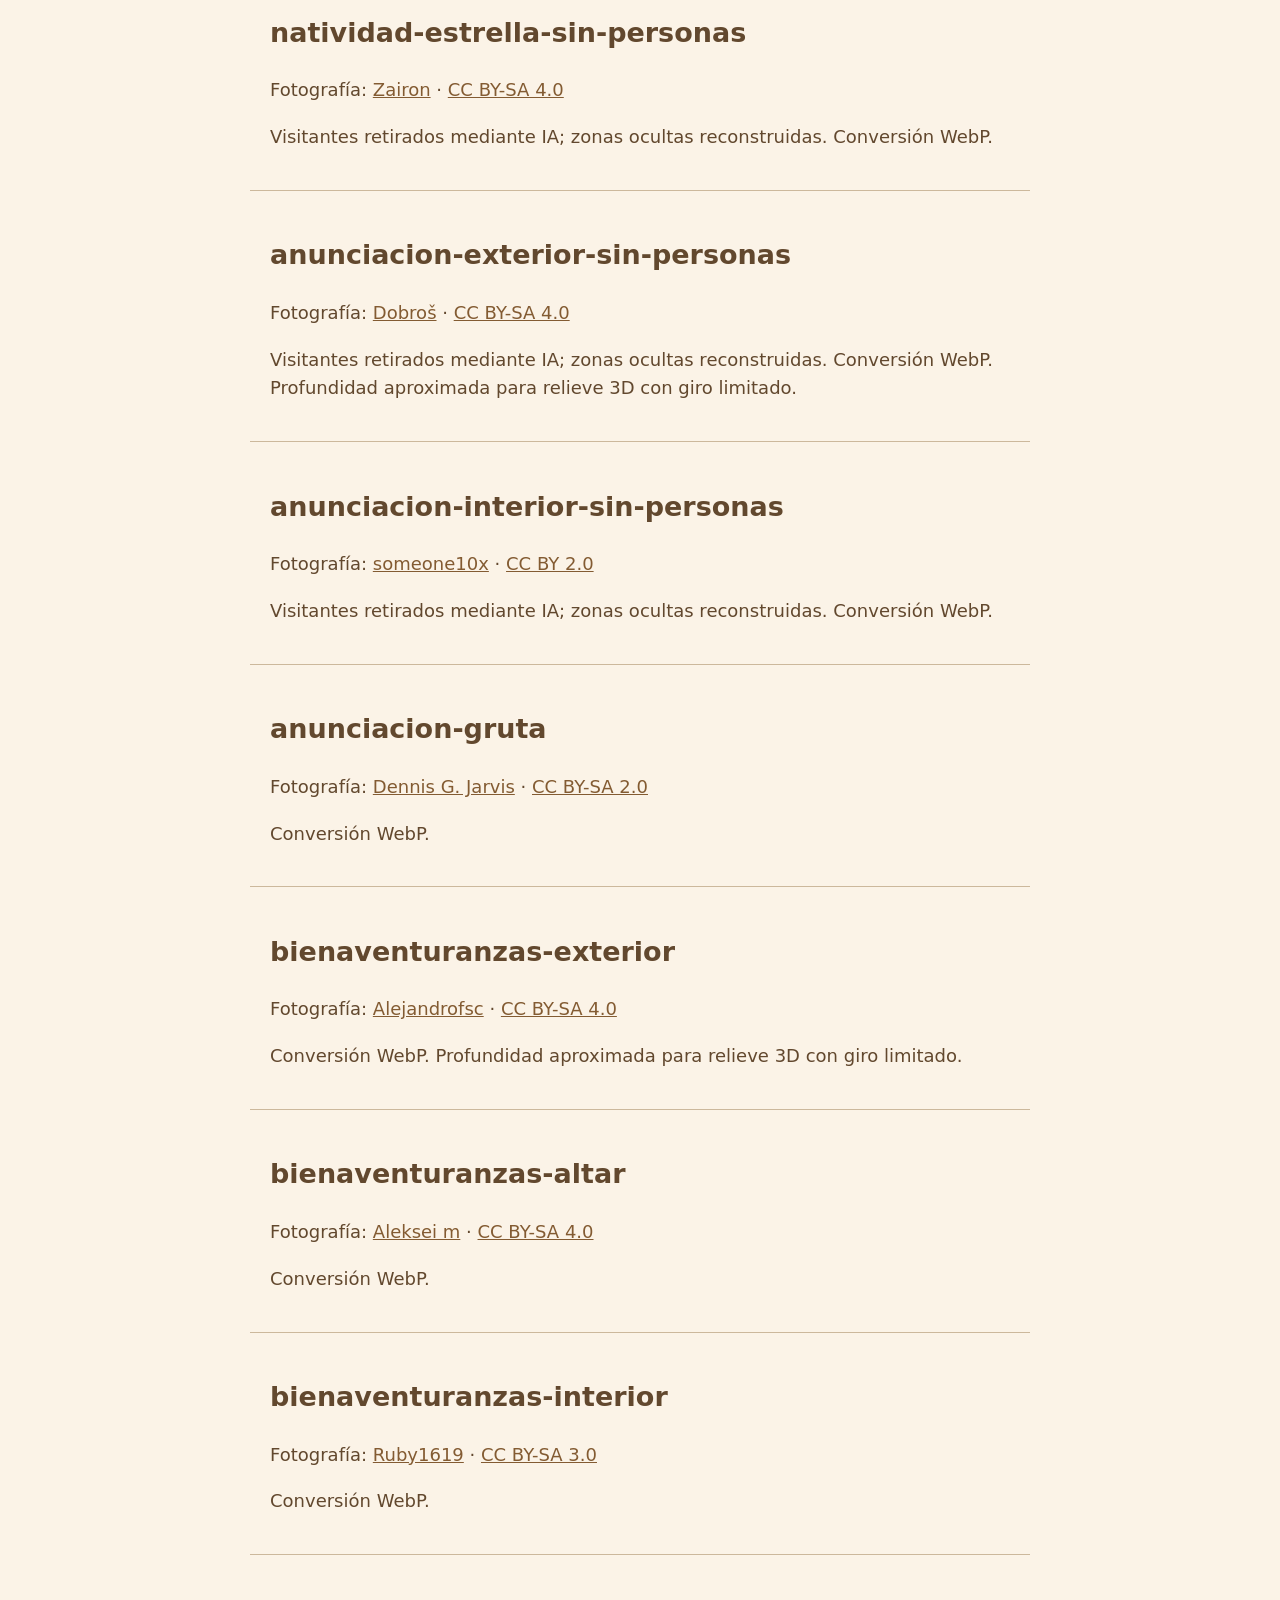
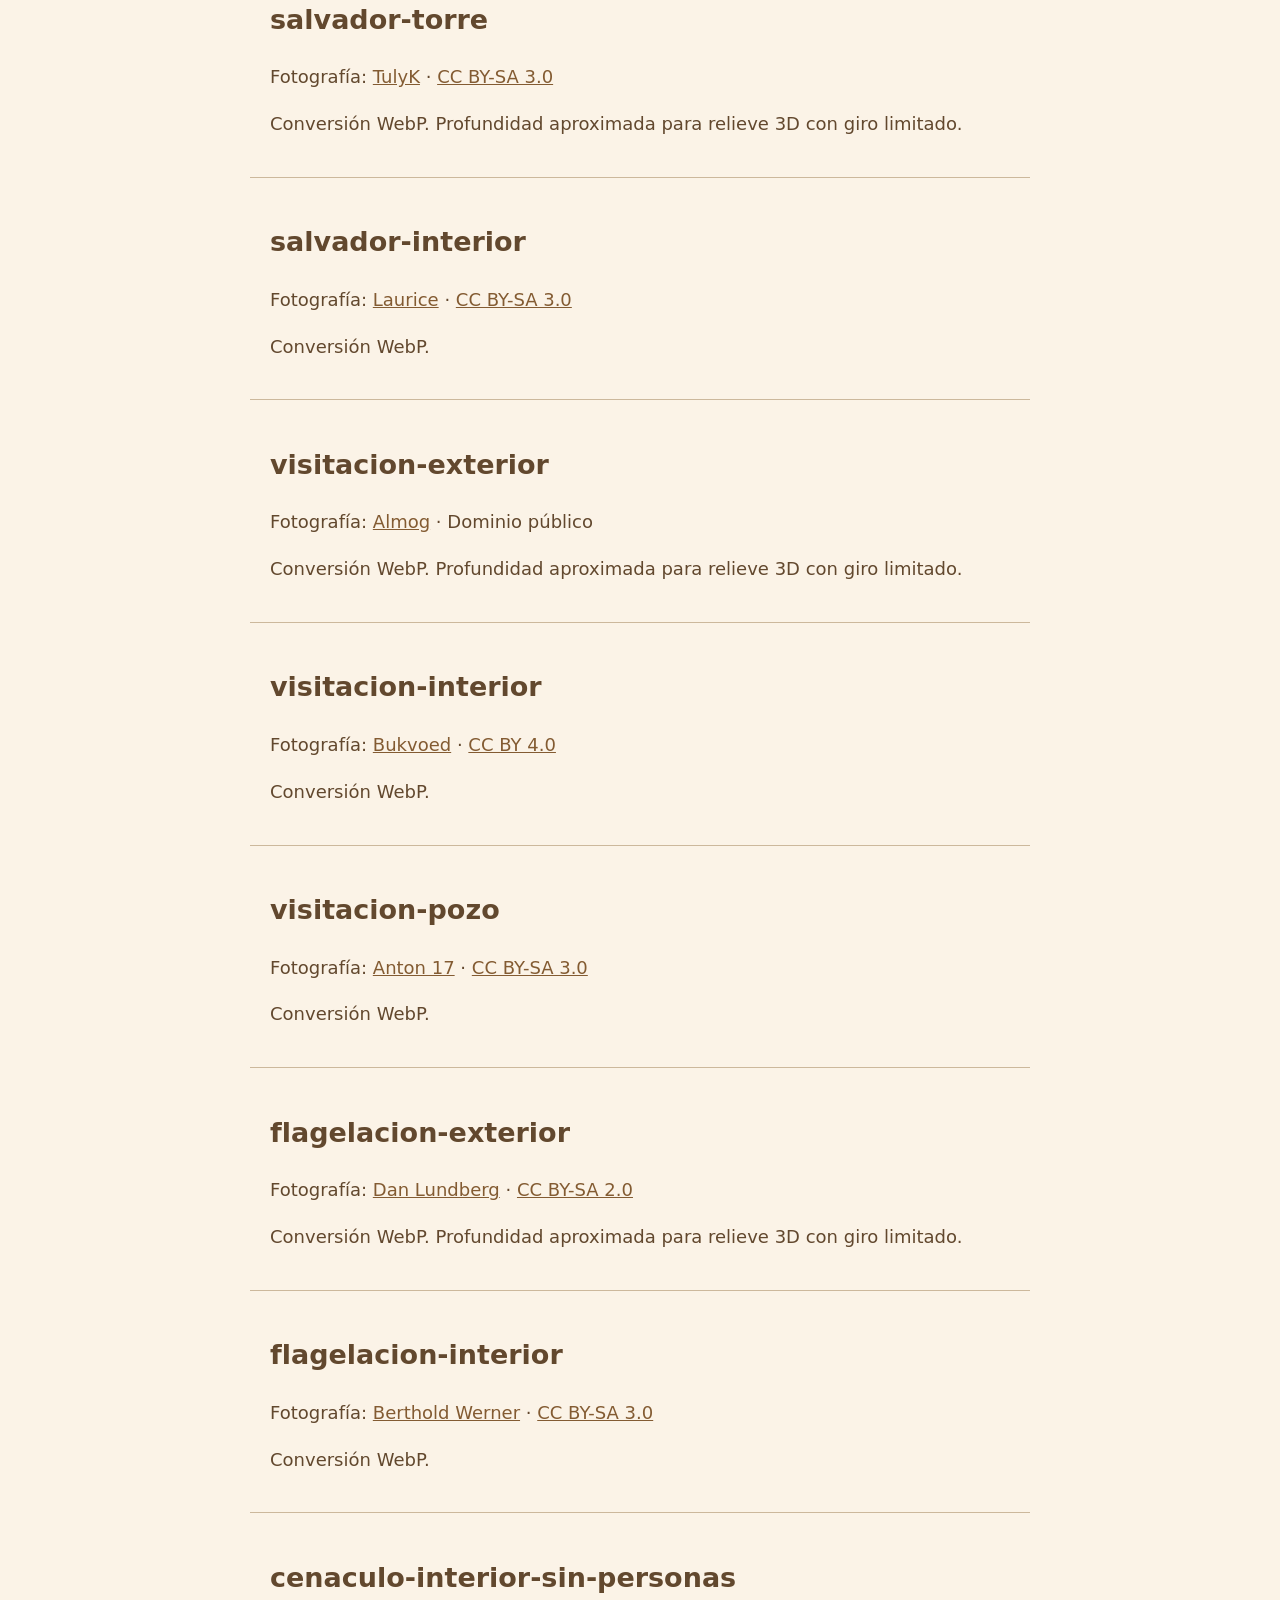
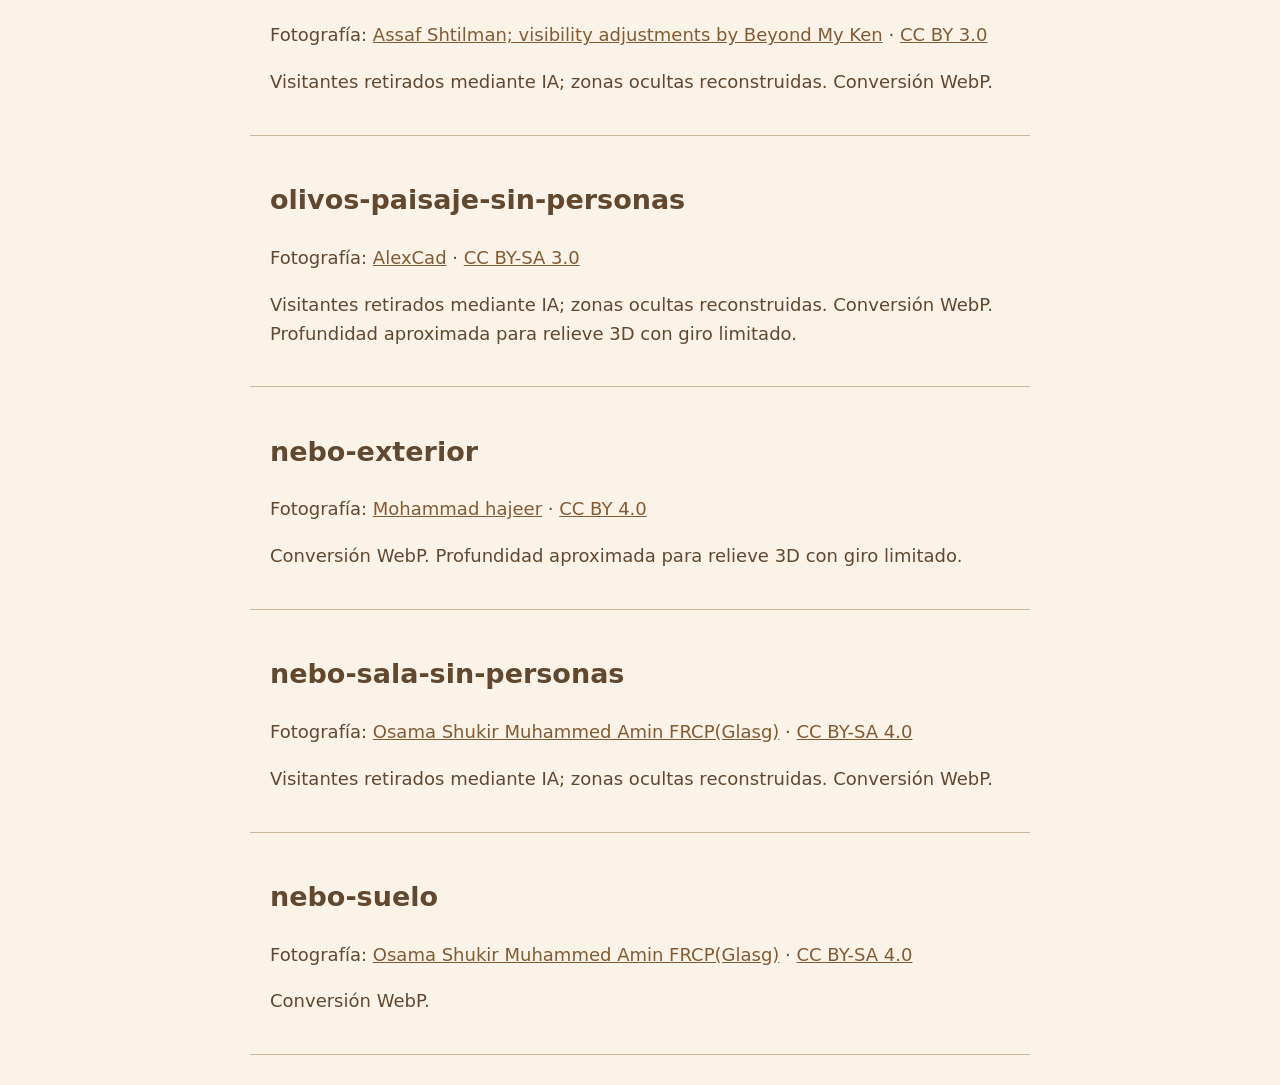
<file: assets_monumentos_creditos.html>
<!doctype html><html lang="es"><meta charset="utf-8"><meta name="viewport" content="width=device-width, initial-scale=1"><title>Créditos fotográficos · Tierra Santa</title><style>body{font:18px/1.6 system-ui;max-width:780px;margin:auto;padding:30px;background:#fbf3e7;color:#62482e}article{padding:20px;border-bottom:1px solid #ccb89c}a{color:#835b32}</style><h1>Fotografías de los Santos Lugares</h1><article id="sepulcro"><h2>Sepulcro</h2><p>Fotografía: Yair Haklai · <a href="https://creativecommons.org/licenses/by-sa/4.0/">CC BY-SA 4.0</a></p><p>Redimensionada a un máximo de 2400 píxeles; compresión JPEG.</p><a href="https://commons.wikimedia.org/wiki/File:Dome_exterior_of_the_Church_of_the_Holy_Sepulchre_(Jerusalem).jpg">Archivo original en Wikimedia Commons</a></article><article id="natividad"><h2>Natividad</h2><p>Fotografía: Rundvald · <a href="https://creativecommons.org/licenses/by-sa/4.0/">CC BY-SA 4.0</a></p><p>Redimensionada a un máximo de 2400 píxeles; compresión JPEG.</p><a href="https://commons.wikimedia.org/wiki/File:Bethlehem-BW-10.jpg">Archivo original en Wikimedia Commons</a></article><article id="anunciacion"><h2>Anunciacion</h2><p>Fotografía: Dobroš · <a href="https://creativecommons.org/licenses/by-sa/4.0/">CC BY-SA 4.0</a></p><p>Redimensionada a un máximo de 2400 píxeles; compresión JPEG.</p><a href="https://commons.wikimedia.org/wiki/File:Nazareth_west_front_of_the_Basilica_Annunciation.jpg">Archivo original en Wikimedia Commons</a></article><article id="bienaventuranzas"><h2>Bienaventuranzas</h2><p>Fotografía: Alejandrofsc · <a href="https://creativecommons.org/licenses/by-sa/4.0/">CC BY-SA 4.0</a></p><p>Redimensionada a un máximo de 2400 píxeles; compresión JPEG.</p><a href="https://commons.wikimedia.org/wiki/File:Church_of_Beatitudes.jpg">Archivo original en Wikimedia Commons</a></article><article id="getsemani"><h2>Getsemani</h2><p>Fotografía: Yair-haklai · <a href="https://creativecommons.org/licenses/by-sa/4.0/">CC BY-SA 4.0</a></p><p>Redimensionada a un máximo de 2400 píxeles; compresión JPEG.</p><a href="https://commons.wikimedia.org/wiki/File:Church_of_All_Nations_(Jerusalem)-Facade.jpg">Archivo original en Wikimedia Commons</a></article><article id="salvador"><h2>Convento de San Salvador</h2><p>Fotografía: Laurice · <a href="https://creativecommons.org/licenses/by-sa/3.0/">CC BY-SA 3.0</a></p><p>Resized and converted to WebP</p><a href="https://commons.wikimedia.org/wiki/File:Franciscan_Monastery_of_San_Salvador_Church.JPG">Archivo original en Wikimedia Commons</a></article><article id="visitacion"><h2>Santuario de la Visitación</h2><p>Fotografía: Almog · <a href="https://creativecommons.org/publicdomain/mark/1.0/">Public domain</a></p><p>Resized and converted to WebP</p><a href="https://commons.wikimedia.org/wiki/File:Visitation_church.jpg">Archivo original en Wikimedia Commons</a></article><article id="flagelacion"><h2>Santuario de la Flagelación</h2><p>Fotografía: Dan Lundberg · <a href="https://creativecommons.org/licenses/by-sa/2.0/">CC BY-SA 2.0</a></p><p>Resized and converted to WebP</p><a href="https://commons.wikimedia.org/wiki/File:Church_of_the_Flagellation._Jerusalem_%285539887519%29.jpg">Archivo original en Wikimedia Commons</a></article><article id="cenaculo"><h2>Cenáculo</h2><p>Fotografía: Assaf Shtilman; visibility adjustments by Beyond My Ken · <a href="https://creativecommons.org/licenses/by/3.0/">CC BY 3.0</a></p><p>Resized and converted to WebP</p><a href="https://commons.wikimedia.org/wiki/File:Last_Supper_Room_Panoramic.jpg">Archivo original en Wikimedia Commons</a></article><article id="calvario"><h2>Calvario</h2><p>Fotografía: Ana Ulin · <a href="https://creativecommons.org/licenses/by-sa/2.0/">CC BY-SA 2.0</a></p><p>Resized and converted to WebP</p><a href="https://commons.wikimedia.org/wiki/File:Holy_sepulcher_calvary.jpg">Archivo original en Wikimedia Commons</a></article><article id="olivos"><h2>Monte de los Olivos</h2><p>Fotografía: AlexCad · <a href="https://creativecommons.org/licenses/by-sa/3.0/">CC BY-SA 3.0</a></p><p>Resized and converted to WebP</p><a href="https://commons.wikimedia.org/wiki/File:Jerusalem_Mount_of_Olives.JPG">Archivo original en Wikimedia Commons</a></article><article id="getsemani-interior"><h2>Basílica de las Naciones · interior</h2><p>Fotografía: Svetlana Grechkina · <a href="https://creativecommons.org/licenses/by-sa/2.0/">CC BY-SA 2.0</a></p><p>Redimensionada a 3840 × 2560; conversión WebP.</p><a href="https://commons.wikimedia.org/wiki/File:Basilica_of_Gethsemane_-_Interior.jpg">Archivo original en Wikimedia Commons</a></article><article id="getsemani-interior-sin-personas"><h2>Interior sin visitantes</h2><p>Fotografía: <a href="https://commons.wikimedia.org/wiki/File:Basilica_of_Gethsemane_-_Interior.jpg">Svetlana Grechkina</a> · <a href="https://creativecommons.org/licenses/by-sa/2.0/">CC BY-SA 2.0</a></p><p>Visitantes retirados mediante IA; conversión WebP. Zonas ocultas reconstruidas.</p></article><article id="getsemani-piedra"><h2>Piedra de la Agonía</h2><p>Fotografía: <a href="https://commons.wikimedia.org/wiki/File:Church_of_All_Nations_-_Agony_Stone_(25267634923).jpg">Konrad Summers</a> · <a href="https://creativecommons.org/licenses/by-sa/2.0/">CC BY-SA 2.0</a></p><p>Visitantes retirados mediante IA; conversión WebP. Zonas ocultas reconstruidas.</p></article><article id="sepulcro-fachada-sin-personas"><h2>sepulcro-fachada-sin-personas</h2><p>Fotografía: <a href="https://commons.wikimedia.org/wiki/File:Holy_Sepulchre_parvis_-_Facade_of_the_Holy_Sepulchre_2013.jpg">Radosław Botev</a> · <a href="https://creativecommons.org/licenses/by/3.0/pl/deed.en">CC BY 3.0 pl</a></p><p>Visitantes retirados mediante IA; zonas ocultas reconstruidas. Conversión WebP. Profundidad aproximada para relieve 3D con giro limitado.</p></article><article id="sepulcro-interior"><h2>sepulcro-interior</h2><p>Fotografía: <a href="https://commons.wikimedia.org/wiki/File:Church_of_the_Holy_Sepulcher_-_top_of_the_aedicule_inside_the_rotunda.jpg">paul-simpson.org</a> · <a href="https://creativecommons.org/licenses/by/2.0">CC BY 2.0</a></p><p>Conversión WebP. </p></article><article id="sepulcro-sepulcro-sin-personas"><h2>sepulcro-sepulcro-sin-personas</h2><p>Fotografía: <a href="https://commons.wikimedia.org/wiki/File:Tomb_of_Jesus,_Church_of_the_Holy_Sepulchre,_Jerusalem1.jpg">Diego Delso</a> · <a href="https://creativecommons.org/licenses/by-sa/3.0">CC BY-SA 3.0</a></p><p>Visitantes retirados mediante IA; zonas ocultas reconstruidas. Conversión WebP. </p></article><article id="natividad-exterior-sin-personas"><h2>natividad-exterior-sin-personas</h2><p>Fotografía: <a href="https://commons.wikimedia.org/wiki/File:Bethlehem-BW-10.jpg">Rundvald</a> · <a href="https://creativecommons.org/licenses/by-sa/4.0/">CC BY-SA 4.0</a></p><p>Visitantes retirados mediante IA; zonas ocultas reconstruidas. Conversión WebP. Profundidad aproximada para relieve 3D con giro limitado.</p></article><article id="natividad-interior-sin-personas"><h2>natividad-interior-sin-personas</h2><p>Fotografía: <a href="https://commons.wikimedia.org/wiki/File:Church_of_the_Nativity_(Bethlehem)_-_interior,_2019_(01).jpg">Bahnfrend</a> · <a href="https://creativecommons.org/licenses/by-sa/4.0">CC BY-SA 4.0</a></p><p>Visitantes retirados mediante IA; zonas ocultas reconstruidas. Conversión WebP. </p></article><article id="natividad-estrella-sin-personas"><h2>natividad-estrella-sin-personas</h2><p>Fotografía: <a href="https://commons.wikimedia.org/wiki/File:Bethlehem_Geburtskirche_Innen_Geburtsgrotte_1.JPG">Zairon</a> · <a href="https://creativecommons.org/licenses/by-sa/4.0">CC BY-SA 4.0</a></p><p>Visitantes retirados mediante IA; zonas ocultas reconstruidas. Conversión WebP. </p></article><article id="anunciacion-exterior-sin-personas"><h2>anunciacion-exterior-sin-personas</h2><p>Fotografía: <a href="https://commons.wikimedia.org/wiki/File:Nazareth_west_front_of_the_Basilica_Annunciation.jpg">Dobroš</a> · <a href="https://creativecommons.org/licenses/by-sa/4.0/">CC BY-SA 4.0</a></p><p>Visitantes retirados mediante IA; zonas ocultas reconstruidas. Conversión WebP. Profundidad aproximada para relieve 3D con giro limitado.</p></article><article id="anunciacion-interior-sin-personas"><h2>anunciacion-interior-sin-personas</h2><p>Fotografía: <a href="https://commons.wikimedia.org/wiki/File:Interior_of_the_Basilica_of_the_Annunciation._Nazareth_(9200887952).jpg">someone10x</a> · <a href="https://creativecommons.org/licenses/by/2.0">CC BY 2.0</a></p><p>Visitantes retirados mediante IA; zonas ocultas reconstruidas. Conversión WebP. </p></article><article id="anunciacion-gruta"><h2>anunciacion-gruta</h2><p>Fotografía: <a href="https://commons.wikimedia.org/wiki/File:Nazareth._Israel-05317_-_Grotto_Altar_(34390259885).jpg">Dennis G. Jarvis</a> · <a href="https://creativecommons.org/licenses/by-sa/2.0">CC BY-SA 2.0</a></p><p>Conversión WebP. </p></article><article id="bienaventuranzas-exterior"><h2>bienaventuranzas-exterior</h2><p>Fotografía: <a href="https://commons.wikimedia.org/wiki/File:Church_of_Beatitudes.jpg">Alejandrofsc</a> · <a href="https://creativecommons.org/licenses/by-sa/4.0/">CC BY-SA 4.0</a></p><p>Conversión WebP. Profundidad aproximada para relieve 3D con giro limitado.</p></article><article id="bienaventuranzas-altar"><h2>bienaventuranzas-altar</h2><p>Fotografía: <a href="https://commons.wikimedia.org/wiki/File:Interior_of_Church_of_the_Beatitudes.jpg">Aleksei m</a> · <a href="https://creativecommons.org/licenses/by-sa/4.0">CC BY-SA 4.0</a></p><p>Conversión WebP. </p></article><article id="bienaventuranzas-interior"><h2>bienaventuranzas-interior</h2><p>Fotografía: <a href="https://commons.wikimedia.org/wiki/File:Interior_of_the_Church_of_the_Beatitudes.jpg">Ruby1619</a> · <a href="https://creativecommons.org/licenses/by-sa/3.0">CC BY-SA 3.0</a></p><p>Conversión WebP. </p></article><article id="salvador-torre"><h2>salvador-torre</h2><p>Fotografía: <a href="https://commons.wikimedia.org/wiki/File:St._Saviour_Church_(Jerusalem)_from_a_roof_in_the_Jewish_Quarter.jpg">TulyK</a> · <a href="https://creativecommons.org/licenses/by-sa/3.0">CC BY-SA 3.0</a></p><p>Conversión WebP. Profundidad aproximada para relieve 3D con giro limitado.</p></article><article id="salvador-interior"><h2>salvador-interior</h2><p>Fotografía: <a href="https://commons.wikimedia.org/wiki/File:Franciscan_Monastery_of_San_Salvador_Church.JPG">Laurice</a> · <a href="https://creativecommons.org/licenses/by-sa/3.0/">CC BY-SA 3.0</a></p><p>Conversión WebP. </p></article><article id="visitacion-exterior"><h2>visitacion-exterior</h2><p>Fotografía: <a href="https://commons.wikimedia.org/wiki/File:Visitation_church.jpg">Almog</a> · Dominio público</p><p>Conversión WebP. Profundidad aproximada para relieve 3D con giro limitado.</p></article><article id="visitacion-interior"><h2>visitacion-interior</h2><p>Fotografía: <a href="https://commons.wikimedia.org/wiki/File:Ein-Kerem-Visitation-DEK-932.jpg">Bukvoed</a> · <a href="https://creativecommons.org/licenses/by/4.0">CC BY 4.0</a></p><p>Conversión WebP. </p></article><article id="visitacion-pozo"><h2>visitacion-pozo</h2><p>Fotografía: <a href="https://commons.wikimedia.org/wiki/File:Ancient_well_at_Church_of_the_Visitation.JPG">Anton 17</a> · <a href="https://creativecommons.org/licenses/by-sa/3.0">CC BY-SA 3.0</a></p><p>Conversión WebP. </p></article><article id="flagelacion-exterior"><h2>flagelacion-exterior</h2><p>Fotografía: <a href="https://commons.wikimedia.org/wiki/File:Church_of_the_Flagellation._Jerusalem_%285539887519%29.jpg">Dan Lundberg</a> · <a href="https://creativecommons.org/licenses/by-sa/2.0/">CC BY-SA 2.0</a></p><p>Conversión WebP. Profundidad aproximada para relieve 3D con giro limitado.</p></article><article id="flagelacion-interior"><h2>flagelacion-interior</h2><p>Fotografía: <a href="https://commons.wikimedia.org/wiki/File:Geisselungskapelle_BW_2.JPG">Berthold Werner</a> · <a href="https://creativecommons.org/licenses/by-sa/3.0">CC BY-SA 3.0</a></p><p>Conversión WebP. </p></article><article id="cenaculo-interior-sin-personas"><h2>cenaculo-interior-sin-personas</h2><p>Fotografía: <a href="https://commons.wikimedia.org/wiki/File:Last_Supper_Room_Panoramic.jpg">Assaf Shtilman; visibility adjustments by Beyond My Ken</a> · <a href="https://creativecommons.org/licenses/by/3.0/">CC BY 3.0</a></p><p>Visitantes retirados mediante IA; zonas ocultas reconstruidas. Conversión WebP. </p></article><article id="olivos-paisaje-sin-personas"><h2>olivos-paisaje-sin-personas</h2><p>Fotografía: <a href="https://commons.wikimedia.org/wiki/File:Jerusalem_Mount_of_Olives.JPG">AlexCad</a> · <a href="https://creativecommons.org/licenses/by-sa/3.0/">CC BY-SA 3.0</a></p><p>Visitantes retirados mediante IA; zonas ocultas reconstruidas. Conversión WebP. Profundidad aproximada para relieve 3D con giro limitado.</p></article><article id="nebo-exterior"><h2>nebo-exterior</h2><p>Fotografía: <a href="https://commons.wikimedia.org/wiki/File:Memorial_of_Moses_in_Mount_Nebo.jpg">Mohammad hajeer</a> · <a href="https://creativecommons.org/licenses/by/4.0">CC BY 4.0</a></p><p>Conversión WebP. Profundidad aproximada para relieve 3D con giro limitado.</p></article><article id="nebo-sala-sin-personas"><h2>nebo-sala-sin-personas</h2><p>Fotografía: <a href="https://commons.wikimedia.org/wiki/File:Inside_the_Memorial_Church_of_Moses._On_the_right_(floor),_mosaics_of_the_Basilica,_mid-6th_century_CE._Mount_Nebo,_Jordan.jpg">Osama Shukir Muhammed Amin FRCP(Glasg)</a> · <a href="https://creativecommons.org/licenses/by-sa/4.0">CC BY-SA 4.0</a></p><p>Visitantes retirados mediante IA; zonas ocultas reconstruidas. Conversión WebP. </p></article><article id="nebo-suelo"><h2>nebo-suelo</h2><p>Fotografía: <a href="https://commons.wikimedia.org/wiki/File:Floor_mosaics_inside_the_Memorial_Church_of_Moses,_Mount_Nebo,_Jordan.jpg">Osama Shukir Muhammed Amin FRCP(Glasg)</a> · <a href="https://creativecommons.org/licenses/by-sa/4.0">CC BY-SA 4.0</a></p><p>Conversión WebP. </p></article></html>
</file>
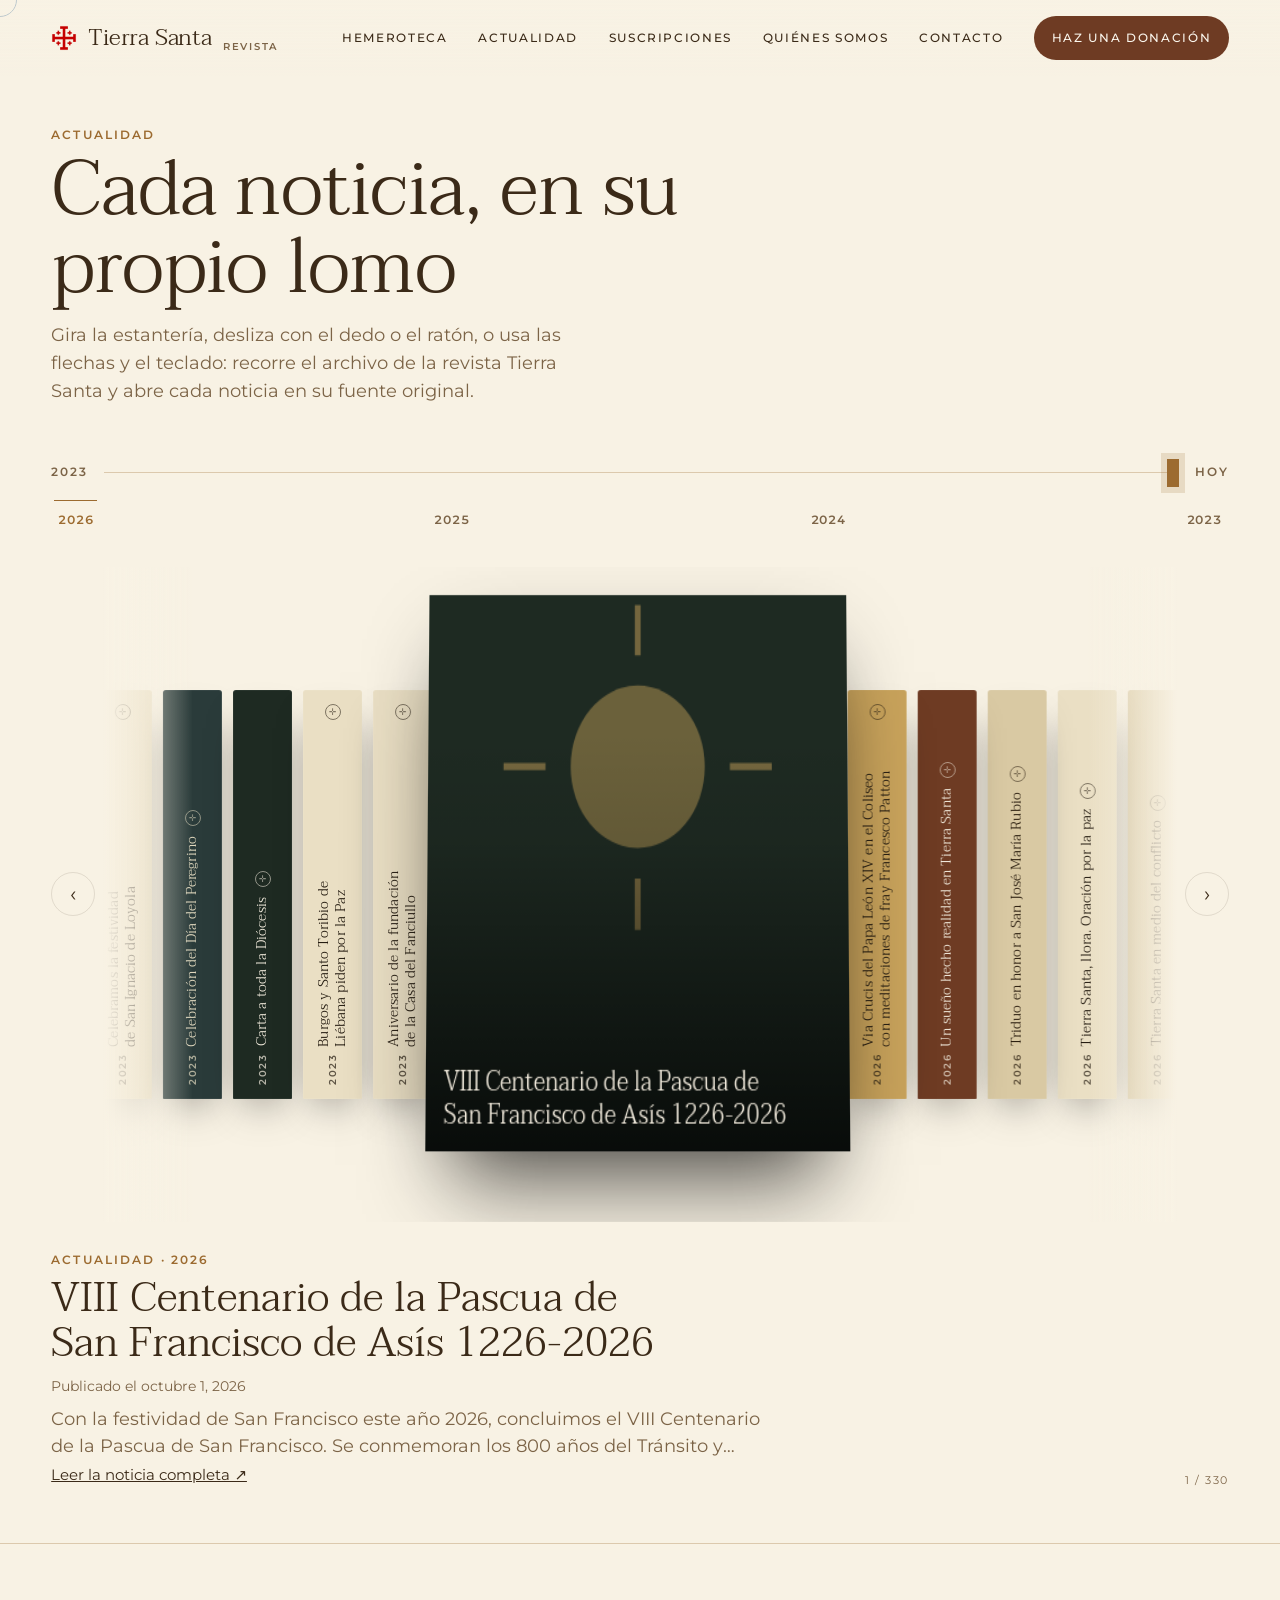
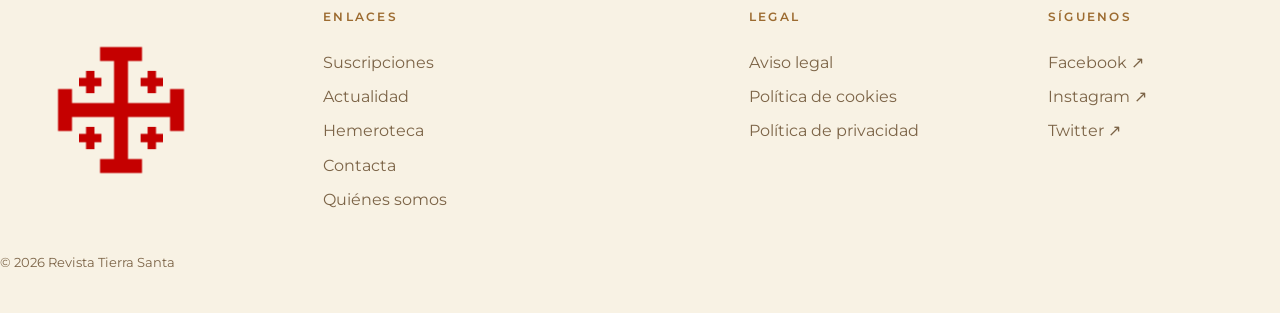
<file: noticias.html>
<!doctype html>
<html lang="es" data-variant="pastoral">
<head>
<meta charset="utf-8">
<meta name="viewport" content="width=device-width,initial-scale=1">
<title>Actualidad · Revista Tierra Santa</title>
<meta name="description" content="Las noticias de la revista Tierra Santa, lomo a lomo: gira, desliza o teclea para recorrer el archivo y abrir cada noticia en su fuente.">
<link rel="icon" href="wp-content/uploads/2023/03/1200px-Croix_de_l_Ordre_du_Saint-Sepulcre.svg.png">
<style>
@font-face {font-family: 'Montserrat'; font-style: normal; font-weight: 400; unicode-range: U+0100-02BA, U+02BD-02C5, U+02C7-02CC, U+02CE-02D7, U+02DD-02FF, U+0304, U+0308, U+0329, U+1D00-1DBF, U+1E00-1E9F, U+1EF2-1EFF, U+2020, U+20A0-20AB, U+20AD-20C0, U+2113, U+2C60-2C7F, U+A720-A7FF;font-display:swap; src: url(wp-content/themes/yootheme/fonts/montserrat-dade07bd.woff2) format('woff2'); }
@font-face {font-family: 'Montserrat'; font-style: normal; font-weight: 400; unicode-range: U+0000-00FF, U+0131, U+0152-0153, U+02BB-02BC, U+02C6, U+02DA, U+02DC, U+0304, U+0308, U+0329, U+2000-206F, U+20AC, U+2122, U+2191, U+2193, U+2212, U+2215, U+FEFF, U+FFFD;font-display:swap; src: url(wp-content/themes/yootheme/fonts/montserrat-ab105b20.woff2) format('woff2'); }
@font-face {font-family: 'Montserrat'; font-style: normal; font-weight: 500; unicode-range: U+0000-00FF, U+0131, U+0152-0153, U+02BB-02BC, U+02C6, U+02DA, U+02DC, U+0304, U+0308, U+0329, U+2000-206F, U+20AC, U+2122, U+2191, U+2193, U+2212, U+2215, U+FEFF, U+FFFD;font-display:swap; src: url(wp-content/themes/yootheme/fonts/montserrat-552d3dce.woff2) format('woff2'); }
@font-face {font-family: 'Montserrat'; font-style: normal; font-weight: 600; unicode-range: U+0000-00FF, U+0131, U+0152-0153, U+02BB-02BC, U+02C6, U+02DA, U+02DC, U+0304, U+0308, U+0329, U+2000-206F, U+20AC, U+2122, U+2191, U+2193, U+2212, U+2215, U+FEFF, U+FFFD;font-display:swap; src: url(wp-content/themes/yootheme/fonts/montserrat-a77dae9d.woff2) format('woff2'); }
@font-face {font-family: 'Taviraj'; font-style: normal; font-weight: 200; unicode-range: U+0000-00FF, U+0131, U+0152-0153, U+02BB-02BC, U+02C6, U+02DA, U+02DC, U+0304, U+0308, U+0329, U+2000-206F, U+20AC, U+2122, U+2191, U+2193, U+2212, U+2215, U+FEFF, U+FFFD;font-display:swap; src: url(wp-content/themes/yootheme/fonts/taviraj-bd1da705.woff2) format('woff2'); }
@font-face {font-family: 'Taviraj'; font-style: normal; font-weight: 300; unicode-range: U+0000-00FF, U+0131, U+0152-0153, U+02BB-02BC, U+02C6, U+02DA, U+02DC, U+0304, U+0308, U+0329, U+2000-206F, U+20AC, U+2122, U+2191, U+2193, U+2212, U+2215, U+FEFF, U+FFFD;font-display:swap; src: url(wp-content/themes/yootheme/fonts/taviraj-24c3961e.woff2) format('woff2'); }
:root{
  --font-display:Taviraj,"Cormorant Garamond",Georgia,"Times New Roman",serif;
  --font-body:Montserrat,system-ui,-apple-system,"Segoe UI",sans-serif;
  --step-hero:clamp(2.6rem,6vw,5.2rem);
  --step-h2:clamp(1.6rem,3.2vw,2.6rem);
  --step-body:clamp(1rem,.3vw + .95rem,1.125rem);
  --step-small:.74rem;
  --bg:#F8F2E4; --bg-2:#EDE0C3; --fg:#3B2A18; --muted:#7C6447; --accent:#9C6B30; --accent-2:#6E3B23;
  --paper:#F7F2E6; --ink:#201A12; --ink-soft:#4b4030;
  --line:color-mix(in srgb,var(--accent) 30%,transparent);
  --line-soft:color-mix(in srgb,var(--fg) 12%,transparent);
  --space-1:.5rem;--space-2:1rem;--space-3:1.5rem;--space-4:2.5rem;--space-5:4rem;--space-6:6.5rem;
  --gutter:clamp(1.25rem,4vw,4rem); --maxw:1440px;
  --ease-out:cubic-bezier(.22,1,.36,1); --ease-sheet:cubic-bezier(.76,0,.18,1);
  --dur-micro:180ms; --dur-ui:380ms;
  --head-h:76px;
  --H:min(46vh,32vw);
}
*{box-sizing:border-box}
html{overflow-x:clip;background:var(--bg);color:var(--fg);font-family:var(--font-body);-webkit-font-smoothing:antialiased;scroll-behavior:smooth}
@media (prefers-reduced-motion:reduce){html{scroll-behavior:auto}}
body{margin:0;font-size:var(--step-body);line-height:1.55;min-height:100vh;overflow-x:hidden}
a{color:inherit;text-decoration:none}
button,input{font:inherit;color:inherit;background:none}
:focus-visible{outline:2px solid var(--accent);outline-offset:3px}
::selection{background:var(--accent);color:var(--bg)}
.wrap{max-width:var(--maxw);margin:0 auto;padding:0 var(--gutter)}
.caps{font-size:var(--step-small);font-weight:600;letter-spacing:.18em;text-transform:uppercase}
.skip{position:fixed;left:-999px;top:1rem;z-index:99;background:var(--fg);color:var(--bg);padding:.75rem 1rem}
.skip:focus{left:1rem}

/* ---------- Cabecera ---------- */
.top{position:fixed;inset:0 0 auto 0;z-index:60;height:var(--head-h);display:flex;align-items:center;
  background:linear-gradient(var(--bg),color-mix(in srgb,var(--bg) 0%,transparent))}
.top .wrap{width:100%;display:flex;align-items:center;justify-content:space-between;gap:var(--space-3)}
.brand{display:flex;align-items:center;gap:.7rem;min-height:44px;font-family:var(--font-display);font-weight:300;font-size:1.45rem;letter-spacing:-.01em;white-space:nowrap}
.brand img{width:26px;height:26px;display:block}
.brand small{font-family:var(--font-body);font-size:.62rem;font-weight:600;letter-spacing:.18em;text-transform:uppercase;color:var(--muted);align-self:flex-end;padding-bottom:.35rem}
.nav{display:flex;align-items:center;gap:clamp(1rem,2.4vw,2.5rem)}
.nav a{white-space:nowrap;font-size:var(--step-small);font-weight:500;letter-spacing:.14em;text-transform:uppercase;min-height:44px;display:inline-flex;align-items:center;color:var(--fg);
  background:linear-gradient(var(--accent),var(--accent)) 0 72%/0 1px no-repeat;transition:background-size var(--dur-ui) var(--ease-out),color var(--dur-micro) var(--ease-out)}
.nav a:hover{color:var(--accent);background-size:100% 1px}
.nav a.give{background:var(--accent-2);color:#FBF7EE;padding:0 1.1rem;min-height:44px;background-image:none;border-radius:999px}
.nav a.give:hover{background:var(--accent);color:var(--bg)}
.give .g-s{display:none}
.menu-btn{display:none;background:none;border:0;cursor:pointer;font-size:1.3rem;line-height:1;color:var(--fg);min-height:44px;min-width:44px;align-items:center;justify-content:center}
.nav-mobile{position:fixed;left:0;right:0;top:var(--head-h);z-index:19;background:var(--bg);border-bottom:1px solid var(--line);
  display:flex;flex-direction:column;padding:0 var(--gutter)}
.nav-mobile[hidden]{display:none}
.nav-mobile a{padding:1rem 0;border-top:1px solid var(--line);font-size:1.05rem;letter-spacing:.04em;color:var(--fg)}
.nav-mobile a:first-child{border-top:0}
.nav-mobile a:hover,.nav-mobile a:focus-visible{color:var(--accent)}
@media (max-width:980px){.nav a:not(.give){display:none}.menu-btn{display:inline-flex}}
@media (max-width:480px){
  .give .g-l{display:none}.give .g-s{display:inline}
  .nav a.give{padding:0 .8rem}
  .brand{font-size:1.1rem;gap:.5rem}
  .brand small{display:none}
  .top .wrap{gap:.6rem}
}

/* ---------- Encabezado de la sección ---------- */
main{padding-top:calc(var(--head-h) + clamp(1.5rem,4vh,3rem))}
.intro-h{padding:0 0 clamp(1rem,2.5vh,2rem)}
.intro-h h1{margin:.4rem 0 0;font-family:var(--font-display);font-weight:300;font-size:var(--step-hero);line-height:1.02;letter-spacing:-.01em;max-width:16ch}
.intro-h p{margin:.9rem 0 0;color:var(--muted);max-width:46ch}
.caps.eyebrow{color:var(--accent)}

/* ---------- Línea del tiempo ---------- */
.timeline{padding:clamp(1rem,2.5vh,1.6rem) 0 0;position:relative;z-index:5}
.time-row{display:flex;align-items:center;gap:1rem}
.time-end{color:var(--muted);white-space:nowrap;font-size:.72rem}
#yearRange{flex:1;min-width:0;height:44px;margin:0;background:transparent;-webkit-appearance:none;appearance:none;cursor:pointer}
#yearRange::-webkit-slider-runnable-track{height:1px;background:var(--line)}
#yearRange::-moz-range-track{height:1px;background:var(--line)}
#yearRange::-webkit-slider-thumb{-webkit-appearance:none;appearance:none;width:12px;height:28px;margin-top:-13.5px;border:0;border-radius:0;background:var(--accent);box-shadow:0 0 0 6px color-mix(in srgb,var(--accent) 18%,transparent)}
#yearRange::-moz-range-thumb{width:12px;height:28px;border:0;border-radius:0;background:var(--accent);box-shadow:0 0 0 6px color-mix(in srgb,var(--accent) 18%,transparent)}
#yearRange:focus-visible{outline:2px solid var(--accent);outline-offset:4px}
.yearticks{list-style:none;margin:.3rem 0 0;padding:0 .2rem;display:flex;justify-content:space-between}
.yearticks button{background:transparent;border:0;cursor:pointer;min-height:40px;min-width:40px;padding:0 .25rem;font-size:.78rem;font-weight:600;letter-spacing:.06em;color:var(--muted);font-variant-numeric:tabular-nums;
  transition:color .2s}
.yearticks button:hover,.yearticks button[aria-selected="true"]{color:var(--accent)}
.yearticks button[aria-selected="true"]{box-shadow:inset 0 1px 0 var(--accent)}
@media (max-width:480px){.time-end{font-size:.64rem}.yearticks button{font-size:.7rem;min-width:32px}}

/* ---------- Estantería ---------- */
.shelfwrap{position:relative;margin-top:clamp(1rem,3vh,2rem);display:flex;align-items:center;gap:.5rem}
.stage{position:relative;flex:1 1 auto;height:calc(var(--H) * 1.6);min-height:300px;overflow:hidden;perspective:2200px}
.stage::before,.stage::after{content:"";position:absolute;top:0;bottom:0;width:min(10vw,90px);z-index:8;pointer-events:none}
.stage::before{left:0;background:linear-gradient(90deg,var(--bg),transparent)}
.stage::after{right:0;background:linear-gradient(270deg,var(--bg),transparent)}
.rig{position:absolute;left:50%;top:50%;width:0;height:0;transform-style:preserve-3d}
.book{position:absolute;top:calc(var(--H) * -0.5);left:0;height:var(--H);transform-style:preserve-3d;transform-origin:0% 50%;cursor:pointer;
  touch-action:pan-y;-webkit-tap-highlight-color:transparent}
.book:focus-visible .spine{outline:2px solid var(--fg);outline-offset:2px}
.spine,.cover{position:absolute;left:0;top:0;height:100%;backface-visibility:hidden;-webkit-backface-visibility:hidden;border-radius:3px 3px 1px 1px;
  box-shadow:0 20px 40px -18px rgba(0,0,0,.7),inset 0 0 0 1px rgba(255,255,255,.05)}
.spine{width:var(--ws);display:flex;flex-direction:column;align-items:center;justify-content:flex-end;padding:.9rem 0;overflow:hidden}
.spine .mark{width:16px;height:16px;border-radius:50%;border:1px solid currentColor;opacity:.55;display:grid;place-items:center;font-size:9px;margin-bottom:.6rem;flex:none}
.spine .vt{writing-mode:vertical-rl;transform:rotate(180deg);font-family:var(--font-display);font-weight:300;font-size:clamp(.74rem,1.1vw,.95rem);line-height:1.2;
  max-height:100%;overflow:hidden;text-overflow:ellipsis;letter-spacing:.01em;text-wrap:balance}
.spine .yr{writing-mode:vertical-rl;transform:rotate(180deg);font-family:var(--font-body);font-size:.62rem;font-weight:600;letter-spacing:.14em;opacity:.7;margin-top:.5rem;flex:none}
.cover{width:var(--d);transform:rotateY(90deg);background-size:cover;background-position:center;display:flex;align-items:flex-end}
.cover .fallback{position:absolute;inset:0;display:flex;flex-direction:column;justify-content:flex-end;padding:.9rem 1rem;overflow:hidden}
.cover .fallback .motif{position:absolute;inset:0;opacity:.5}
.cover .cfx{position:relative;z-index:1;font-family:var(--font-display);font-weight:300;font-size:clamp(.95rem,1.6vw,1.3rem);line-height:1.15;text-wrap:balance}
.cover::after{content:"";position:absolute;inset:0;background:linear-gradient(0deg,rgba(0,0,0,.72) 0%,rgba(0,0,0,.08) 55%,transparent 75%);pointer-events:none}
.book.activo .spine,.book.activo .cover{box-shadow:0 34px 70px -24px rgba(0,0,0,.85),inset 0 0 0 1px rgba(255,255,255,.08)}

.arrow{flex:none;width:44px;height:44px;border-radius:50%;border:1px solid var(--line-soft);display:grid;place-items:center;font-size:1.3rem;color:var(--fg);transition:border-color .2s,background .2s,transform .2s}
.arrow:hover{border-color:var(--accent);background:color-mix(in srgb,var(--accent) 12%,transparent);transform:scale(1.06)}

/* ---------- Ficha activa debajo de la estantería ---------- */
.activeinfo{margin-top:clamp(1.4rem,3.2vh,2.2rem);display:grid;grid-template-columns:1fr auto;gap:1.2rem;align-items:end}
.ai-tag{margin:0 0 .4rem;color:var(--accent)}
.ai-titlemask{overflow:hidden;position:relative}
.ai-title{margin:0;font-family:var(--font-display);font-weight:300;font-size:var(--step-h2);line-height:1.1;max-width:34ch;text-wrap:balance;
  transition:transform .46s var(--ease-out);display:block}
.ai-meta{margin:.6rem 0 0;color:var(--muted);font-size:.9rem}
.ai-desc{margin:.5rem 0 0;color:var(--muted);max-width:60ch;display:-webkit-box;-webkit-line-clamp:2;-webkit-box-orient:vertical;overflow:hidden}
.ai-slide-up{animation:slideUp .46s var(--ease-out)}
.ai-slide-down{animation:slideDown .46s var(--ease-out)}
@keyframes slideUp{from{transform:translateY(100%)}to{transform:translateY(0)}}
@keyframes slideDown{from{transform:translateY(-100%)}to{transform:translateY(0)}}
@media (prefers-reduced-motion:reduce){.ai-slide-up,.ai-slide-down{animation:none}}
.ver{display:inline-flex;align-items:center;gap:.5rem;border:1px solid var(--accent);color:var(--accent);border-radius:999px;padding:.8rem 1.3rem;font-weight:600;font-size:.85rem;letter-spacing:.05em;white-space:nowrap;
  transition:background .2s,color .2s}
.ver:hover{background:var(--accent);color:var(--bg)}
.counter{font-family:var(--font-body);font-size:.68rem;letter-spacing:.14em;color:var(--muted);white-space:nowrap}

/* ---------- Pie ---------- */
.foot{display:block;padding:clamp(3rem,7vh,5rem) 0 2.5rem;border-top:1px solid var(--line);background:var(--bg);color:var(--fg);font-size:1rem;margin-top:clamp(2.5rem,6vh,4.5rem)}
.foot .wrap.foot-g{display:grid;grid-template-columns:minmax(9rem,13rem) 2fr 1.3fr 1fr;column-gap:var(--space-5);row-gap:var(--space-4);align-items:start}
.foot-x{display:block;align-self:center}
.foot-x img{width:100%;max-width:140px;height:auto;display:block;transition:transform 1s var(--ease-out)}
.foot-x:hover img{transform:rotate(90deg)}
.foot-c h2{margin:0 0 var(--space-3);color:var(--accent);font-family:var(--font-body);font-size:.78rem;font-weight:600;letter-spacing:.18em}
.foot-c ul{list-style:none;margin:0;padding:0;display:grid;gap:.6rem}
.foot-c a{color:var(--muted);transition:color .2s}
.foot-c a:hover{color:var(--fg)}
.foot-n{margin:var(--space-4) 0 0;color:var(--muted);font-size:.8rem}
@media (max-width:860px){.foot .wrap.foot-g{grid-template-columns:1fr 1fr}}

/* ---------- Ficha animada (detalle) ---------- */
.sheet{position:fixed;inset:0;z-index:90;background:var(--paper);color:var(--ink);clip-path:inset(50% 50% 50% 50% round 8px);
  transition:clip-path .9s var(--ease-sheet);overflow:hidden}
.sheet[data-open="true"]{clip-path:inset(0 0 0 0 round 0px)}
.sheet[hidden]{display:none}
@media (prefers-reduced-motion:reduce){.sheet{transition:none}}
.sheet-scroll{position:absolute;inset:0;overflow-y:auto;-webkit-overflow-scrolling:touch}
.sheet-in{max-width:1180px;margin:0 auto;padding:clamp(1.4rem,5vw,4rem) clamp(1.2rem,4vw,3rem) 4rem;display:grid;grid-template-columns:1.1fr 1fr;gap:clamp(1.5rem,4vw,4rem);align-items:start;min-height:100%}
@media (max-width:860px){.sheet-in{grid-template-columns:1fr;padding-top:5.5rem}}
.sheet-close{position:fixed;top:1.2rem;right:1.2rem;z-index:5;width:46px;height:46px;border-radius:50%;background:var(--ink);color:var(--paper);display:grid;place-items:center;font-size:1.1rem;
  box-shadow:0 10px 24px rgba(0,0,0,.25)}
.sheet-close:hover{background:var(--accent-2)}
.sheet-text{padding-top:clamp(3rem,8vh,5.5rem)}
.sheet-tag{margin:0;color:var(--accent-2);font-weight:700}
.sheet-text h2{font-family:var(--font-display);font-weight:300;font-size:clamp(1.8rem,4vw,3.4rem);line-height:1.08;margin:.6rem 0 0;text-wrap:balance}
.sheet-meta{margin:1rem 0 0;color:var(--ink-soft);font-size:.9rem;display:flex;gap:1rem;flex-wrap:wrap}
.sheet-desc{margin:1.4rem 0 0;font-size:1.08rem;line-height:1.65;max-width:52ch}
.sheet-note{margin:1rem 0 0;color:var(--ink-soft);font-style:italic}
.sheet-ver{margin-top:2rem;display:inline-flex;align-items:center;gap:.6rem;background:var(--ink);color:var(--paper);border-radius:999px;padding:1rem 1.6rem;font-weight:700;letter-spacing:.03em}
.sheet-ver:hover{background:var(--accent-2)}
.sheet-cover{position:relative;aspect-ratio:3/4;border-radius:10px;overflow:hidden;box-shadow:0 40px 80px -30px rgba(0,0,0,.4);margin-top:clamp(3rem,8vh,5.5rem)}
.sheet-cover img{width:100%;height:100%;object-fit:cover;display:block}
.sheet-cover .fb{width:100%;height:100%;display:flex;align-items:flex-end;padding:2rem;position:relative}
.sheet-cover .fb .cfx{position:relative;z-index:1;font-family:var(--font-display);font-weight:300;font-size:1.8rem;line-height:1.15}

/* ---------- Cursor ---------- */
.cursor{position:fixed;left:0;top:0;width:34px;height:34px;border:1.5px solid var(--fg);border-radius:50%;pointer-events:none;z-index:200;
  transform:translate(-50%,-50%);transition:width .2s,height .2s,background .2s,border-color .2s;mix-blend-mode:difference;display:none}
body.cursor-fino .cursor{display:block}
body.cursor-fino,body.cursor-fino .book,body.cursor-fino .arrow,body.cursor-fino .yearticks button{cursor:none}
.cursor.sobre-libro{width:20px;height:20px}
.cursor.sobre-activo{width:64px;height:64px;background:var(--accent);border-color:var(--accent);display:flex;align-items:center;justify-content:center;
  font-family:var(--font-body);font-size:.6rem;font-weight:700;letter-spacing:.1em;color:var(--bg);mix-blend-mode:normal}
.cursor.sobre-activo::after{content:"ABRIR"}

@media (max-width:767px){
  :root{--H:min(42vw,30svh)}
  .top{height:64px}
  .brand{font-size:1.2rem}
  .intro-h h1{font-size:clamp(2rem,8vw,2.8rem)}
  .activeinfo{grid-template-columns:1fr;gap:.8rem}
  .ver{justify-self:start}
  .ai-title{max-width:none;font-size:clamp(1.4rem,6vw,2rem)}
  .ai-desc{display:none}
  body.cursor-fino .cursor{display:none}
}
</style>
</head>
<body>
<a class="skip" href="#main">Saltar al contenido</a>

<header class="top">
  <div class="wrap">
    <a class="brand" href="portada-3d-ventana.html" aria-label="Tierra Santa · inicio">
      <img src="wp-content/uploads/2023/03/1200px-Croix_de_l_Ordre_du_Saint-Sepulcre.svg.png" alt="" width="26" height="26">
      Tierra Santa <small>Revista</small>
    </a>
    <nav class="nav" aria-label="Principal">
      <a class="opt" href="portada-3d-ventana.html#archivo">Hemeroteca</a>
      <a class="opt" href="noticias.html" aria-current="page">Actualidad</a>
      <a class="opt" href="portada-3d-ventana.html#suscripciones">Suscripciones</a>
      <a class="opt" href="portada-3d-ventana.html#quienes-somos">Quiénes somos</a>
      <a class="opt" href="portada-3d-ventana.html#contacto">Contacto</a>
      <a class="keep give" href="donaciones/index.html"><span class="g-l">Haz una donación</span><span class="g-s">Donar</span></a>
    </nav>
    <button type="button" class="menu-btn" id="menuBtn" aria-expanded="false" aria-controls="navMobile" aria-label="Abrir menú">☰</button>
  </div>
  <nav class="nav-mobile" id="navMobile" aria-label="Secciones" hidden>
    <a class="opt" href="portada-3d-ventana.html#archivo">Hemeroteca</a>
    <a class="opt" href="noticias.html" aria-current="page">Actualidad</a>
    <a class="opt" href="portada-3d-ventana.html#suscripciones">Suscripciones</a>
    <a class="opt" href="portada-3d-ventana.html#quienes-somos">Quiénes somos</a>
    <a class="opt" href="portada-3d-ventana.html#contacto">Contacto</a>
  </nav>
</header>
<script>
(function(){
  var btn=document.getElementById('menuBtn'),panel=document.getElementById('navMobile');
  if(!btn||!panel)return;
  function cerrar(){panel.hidden=true;btn.setAttribute('aria-expanded','false');btn.textContent='☰'}
  function abrir(){panel.hidden=false;btn.setAttribute('aria-expanded','true');btn.textContent='✕'}
  btn.addEventListener('click',function(){panel.hidden?abrir():cerrar()});
  panel.addEventListener('click',function(e){if(e.target.closest('a'))cerrar()});
  document.addEventListener('keydown',function(e){if(e.key==='Escape'&&!panel.hidden)cerrar()});
  document.addEventListener('click',function(e){if(!panel.hidden&&!panel.contains(e.target)&&e.target!==btn)cerrar()});
  addEventListener('resize',cerrar);
})();
</script>

<main id="main">
  <div class="wrap">
    <div class="intro-h">
      <p class="caps eyebrow">Actualidad</p>
      <h1>Cada noticia, en su propio lomo</h1>
      <p>Gira la estantería, desliza con el dedo o el ratón, o usa las flechas y el teclado: recorre el archivo de la revista Tierra Santa y abre cada noticia en su fuente original.</p>
    </div>

    <div class="timeline" id="timeline">
      <div class="time-row">
        <span class="caps time-end" id="timeOld"></span>
        <input type="range" id="yearRange" min="0" max="1" step="1" value="1" aria-label="Línea del tiempo: desliza para recorrer las noticias por fecha">
        <span class="caps time-end" id="timeNew">Hoy</span>
      </div>
      <ul class="yearticks" id="yearTicks" role="tablist" aria-label="Filtrar por año"></ul>
    </div>

    <div class="shelfwrap">
      <button type="button" class="arrow" id="prevBtn" aria-label="Noticia anterior">‹</button>
      <div class="stage" id="stage" aria-label="Estantería de noticias" aria-roledescription="carrusel 3D">
        <div class="rig" id="rig"></div>
      </div>
      <button type="button" class="arrow" id="nextBtn" aria-label="Noticia siguiente">›</button>
    </div>

    <div class="activeinfo">
      <div>
        <p class="caps ai-tag" id="aiTag"></p>
        <div class="ai-titlemask"><h2 class="ai-title" id="aiTitle"></h2></div>
        <p class="ai-meta" id="aiMeta"></p>
        <p class="ai-desc" id="aiDesc"></p>
        <a class="ai-ver" id="aiVer" href="#" target="_blank" rel="noopener noreferrer" style="display:inline-block;margin-top:.6rem;text-decoration:underline;font-family:var(--font-body);font-size:.95rem">Leer la noticia completa ↗</a>
      </div>
      <div style="display:flex;flex-direction:column;align-items:flex-end;gap:.6rem">
        <span class="counter" id="counter" aria-live="polite"></span>
      </div>
    </div>
  </div>
</main>

<footer class="foot" id="pie">
  <div class="wrap foot-g">
    <a class="foot-x" href="portada-3d-ventana.html#archivo" aria-label="Volver arriba, a las portadas"><img src="wp-content/uploads/2023/03/1200px-Croix_de_l_Ordre_du_Saint-Sepulcre.svg.png" alt="" width="140" height="140" loading="lazy"></a>
    <nav class="foot-c" aria-labelledby="ft-1">
      <h2 class="caps" id="ft-1">Enlaces</h2>
      <ul>
        <li><a href="portada-3d-ventana.html#suscripciones">Suscripciones</a></li>
        <li><a href="noticias.html">Actualidad</a></li>
        <li><a href="portada-3d-ventana.html#archivo">Hemeroteca</a></li>
        <li><a href="portada-3d-ventana.html#contacto">Contacta</a></li>
        <li><a href="portada-3d-ventana.html#quienes-somos">Quiénes somos</a></li>
      </ul>
    </nav>
    <nav class="foot-c" aria-labelledby="ft-2">
      <h2 class="caps" id="ft-2">Legal</h2>
      <ul>
        <li><a href="politica-de-privacidad/index.html">Aviso legal</a></li>
        <li><a href="politica-de-cookies/index.html">Política de cookies</a></li>
        <li><a href="politica-de-privacidad/index.html">Política de privacidad</a></li>
      </ul>
    </nav>
    <nav class="foot-c" aria-labelledby="ft-3">
      <h2 class="caps" id="ft-3">Síguenos</h2>
      <ul>
        <li><a href="https://www.facebook.com/groups/587737163281903" target="_blank" rel="noopener">Facebook ↗</a></li>
        <li><a href="https://www.instagram.com/r_tierrasanta/" target="_blank" rel="noopener">Instagram ↗</a></li>
        <li><a href="https://twitter.com/R_TierraSanta" target="_blank" rel="noopener">Twitter ↗</a></li>
      </ul>
    </nav>
  </div>
  <p class="foot-n">© 2026 Revista Tierra Santa</p>
</footer>

<div class="sheet" id="sheet" role="dialog" aria-modal="true" aria-labelledby="sheetTitle" hidden>
  <button type="button" class="sheet-close" id="sheetClose" aria-label="Cerrar la ficha">✕</button>
  <div class="sheet-scroll">
    <div class="sheet-in">
      <div class="sheet-text">
        <p class="caps sheet-tag" id="sheetTag"></p>
        <h2 id="sheetTitle"></h2>
        <p class="sheet-meta"><span id="sheetAuthor"></span><span id="sheetDate"></span></p>
        <p class="sheet-desc" id="sheetDesc"></p>
        <p class="sheet-note" id="sheetNote"></p>
        <a class="sheet-ver" id="sheetVer" target="_blank" rel="noopener noreferrer">Ver la noticia completa ↗</a>
      </div>
      <div class="sheet-cover" id="sheetCover"></div>
    </div>
  </div>
</div>

<div class="cursor" id="cursor" aria-hidden="true"></div>

<script src="noticias-cache.js"></script>
<script>
(async function(){
'use strict';

var PALETAS=[["#14120E","#C9A35B","#B5322B","sun"],["#EADFC4","#241B10","#9C6B30","orbit"],["#B5322B","#F6E9C7","#241B10","wave"],["#2A3B3A","#E8DFC4","#C9A35B","steps"],["#6E3B23","#F2EBDD","#D9BF8C","split"],["#D9C9A3","#2A1D0E","#6E3B23","grid"],["#C9A35B","#241B10","#1E2A22","orbit"],["#1E2A22","#F2EBDD","#C9A35B","sun"]];
var MESN=['enero','febrero','marzo','abril','mayo','junio','julio','agosto','septiembre','octubre','noviembre','diciembre'];
function hashSlug(s){var h=5381;for(var i=0;i<s.length;i++)h=((h*33)^s.charCodeAt(i))>>>0;return h}
function decodeHtml(h){var t=document.createElement('textarea');t.innerHTML=h;return t.value}
function textoPlano(html){var d=decodeHtml(String(html||'').replace(/<[^>]+>/g,' '));return d.replace(/\s+/g,' ').trim()}
async function cargarNoticias(){
  var base='https://www.revistatierrasanta.com/wp-json/wp/v2/posts';
  var qs='?per_page=100&orderby=date&order=desc&_embed=1';
  var primera=await fetch(base+qs+'&page=1',{mode:'cors'});
  var total=+primera.headers.get('X-WP-TotalPages')||1;
  var paginas=[primera.json()];
  for(var p=2;p<=total;p++)paginas.push(fetch(base+qs+'&page='+p,{mode:'cors'}).then(function(r){return r.json()}));
  var listas=await Promise.all(paginas);
  var posts=[].concat.apply([],listas);
  var items=posts.map(function(post){
    var fecha=new Date(post.date);
    var anio=fecha.getFullYear();
    var media=post._embedded&&post._embedded['wp:featuredmedia']&&post._embedded['wp:featuredmedia'][0];
    var autor=post._embedded&&post._embedded.author&&post._embedded.author[0]&&post._embedded.author[0].name;
    var portada=media&&media.media_details&&media.media_details.sizes&&
      (media.media_details.sizes.large||media.media_details.sizes.medium_large||media.media_details.sizes.full);
    var pal=PALETAS[hashSlug(post.slug)%PALETAS.length];
    return{
      id:post.slug,
      title:decodeHtml(post.title.rendered),
      author:autor||'Revista Tierra Santa',
      year:anio,
      category:String(anio),
      summary:textoPlano(post.excerpt.rendered).replace(/\[?…?\]?$/,'').trim(),
      note:'Publicado el '+MESN[fecha.getMonth()]+' '+fecha.getDate()+', '+anio,
      url:post.link,
      cover:(portada&&portada.source_url)||(media&&media.source_url)||'',
      color:pal[0],type:pal[1],art:pal[2],motif:pal[3]
    };
  });
  items.sort(function(a,b){return b.year-a.year||(b.id<a.id?-1:1)});
  return items;
}
var CACHE_KEY_NOT='rts_noticias_v1';
function leerCacheNoticias(){
  try{
    var raw=localStorage.getItem(CACHE_KEY_NOT);
    if(!raw)return null;
    var o=JSON.parse(raw);
    return (o&&Array.isArray(o.data)&&o.data.length)?o.data:null;
  }catch(e){return null}
}
function guardarCacheNoticias(data){
  try{localStorage.setItem(CACHE_KEY_NOT,JSON.stringify({ts:Date.now(),data:data}))}catch(e){}
}
var stageEl0=document.getElementById('stage');
/* en pruebas: siempre se mira primero la caché cargada por <script src="noticias-cache.js"> (instantánea, sin red, funciona también abriendo el archivo con doble clic) */
var ITEMS=[];
try{
  var jCacheN=window.__RTS_NOTICIAS_CACHE;
  if(jCacheN&&Array.isArray(jCacheN.data)&&jCacheN.data.length)ITEMS=jCacheN.data;
}catch(e){}
if(!ITEMS.length)ITEMS=leerCacheNoticias()||[];
if(!ITEMS.length&&stageEl0)stageEl0.insertAdjacentHTML('afterbegin','<p class="wrap" id="cargandoNoticias" style="padding:3rem 1rem;text-align:center;opacity:.75">Cargando la actualidad en vivo desde revistatierrasanta.com…</p>');
if(!ITEMS.length){
  try{
    ITEMS=await cargarNoticias();
    if(ITEMS.length)guardarCacheNoticias(ITEMS);
  }catch(e){console.warn('No se pudieron cargar las noticias en vivo',e)}
}
var cargando=document.getElementById('cargandoNoticias');
if(cargando)cargando.remove();
if(!ITEMS.length){
  var st=document.getElementById('stage');
  if(st)st.insertAdjacentHTML('afterbegin','<p class="wrap" style="padding:3rem 1rem;text-align:center"><a href="https://revistatierrasanta.com/actualidad/" target="_blank" rel="noopener" style="text-decoration:underline">No se pudo cargar la actualidad en vivo — ábrela directamente en revistatierrasanta.com</a></p>');
  return;
}
var YEARS=[];ITEMS.forEach(function(it){if(YEARS.indexOf(it.year)<0)YEARS.push(it.year)});
var CAT_FIRST={};YEARS.forEach(function(y){CAT_FIRST[String(y)]=ITEMS.findIndex(function(it){return it.year===y})});
var N = ITEMS.length;
var reduced = matchMedia('(prefers-reduced-motion: reduce)').matches;
var fino = matchMedia('(pointer: fine)').matches && !('ontouchstart' in window);

function $(id){return document.getElementById(id)}
function esc(t){return String(t==null?'':t).replace(/[&<>"]/g,function(c){return {'&':'&amp;','<':'&lt;','>':'&gt;','"':'&quot;'}[c]})}

/* ---------- geometría ---------- */
var H=0, ws=0, d=0, gap=0, RANGE=9;
function medir(){
  var vw=innerWidth, vh=innerHeight;
  H = Math.min(vh*.46, vw*.32);
  if(vw<=767) H = Math.min(vw*.42, vh*.3);
  H = Math.max(140, H);
  ws = 0.145*H; d = 0.92*H; gap = 0.026*H;
  document.documentElement.style.setProperty('--H', H+'px');
  document.documentElement.style.setProperty('--ws', ws+'px');
  document.documentElement.style.setProperty('--d', d+'px');
  var stageW = stage.clientWidth || vw;
  RANGE = Math.max(6, Math.ceil(stageW/( (ws+gap)*2 )) + 4);
}

/* ---------- estado ---------- */
var stage=$('stage'), rig=$('rig');
var s=0, T=0;           /* posición continua y objetivo */
var dragging=false, dragStartX=0, dragStartS=0, dragMoved=false;
var lastTime=null;
var nodes=new Map();     /* índice virtual v -> {el, spineEl, coverEl} */
var activeNearest=-1;
var lastFocusBeforeSheet=null;

function wrap(v){ return ((v % N) + N) % N }

function smoothstep(x){ x = Math.max(0, Math.min(1, x)); return x*x*(3-2*x) }
function B(r){
  if(Math.abs(r) < 1) return (r + Math.sin(Math.PI*r)/Math.PI) / 2;
  return (r > 0 ? 1 : -1) * 0.5;
}

var MOTIFS = {
  orbit: '<svg viewBox="0 0 100 100" preserveAspectRatio="none"><circle cx="50" cy="38" r="26" fill="none" stroke="currentColor" stroke-width="1.4"/><circle cx="76" cy="38" r="3" fill="currentColor"/></svg>',
  sun: '<svg viewBox="0 0 100 100" preserveAspectRatio="none"><circle cx="50" cy="34" r="16" fill="currentColor" opacity=".9"/><g stroke="currentColor" stroke-width="1.4"><line x1="50" y1="2" x2="50" y2="12"/><line x1="50" y1="56" x2="50" y2="66"/><line x1="18" y1="34" x2="28" y2="34"/><line x1="72" y1="34" x2="82" y2="34"/></g></svg>',
  wave: '<svg viewBox="0 0 100 100" preserveAspectRatio="none"><path d="M0 40 Q 25 20 50 40 T 100 40" fill="none" stroke="currentColor" stroke-width="2"/><path d="M0 56 Q 25 36 50 56 T 100 56" fill="none" stroke="currentColor" stroke-width="1.2" opacity=".6"/></svg>',
  grid: '<svg viewBox="0 0 100 100" preserveAspectRatio="none"><g stroke="currentColor" stroke-width="1"><line x1="0" y1="25" x2="100" y2="25"/><line x1="0" y1="50" x2="100" y2="50"/><line x1="33" y1="0" x2="33" y2="75"/><line x1="66" y1="0" x2="66" y2="75"/></g></svg>',
  steps: '<svg viewBox="0 0 100 100" preserveAspectRatio="none"><path d="M10 70 h20 v-15 h20 v-15 h20 v-15 h20" fill="none" stroke="currentColor" stroke-width="2"/></svg>',
  split: '<svg viewBox="0 0 100 100" preserveAspectRatio="none"><line x1="50" y1="0" x2="50" y2="75" stroke="currentColor" stroke-width="1.5"/><circle cx="50" cy="38" r="4" fill="currentColor"/></svg>'
};

function abrirNoticia(url){
  if(!url)return;
  /* un <a> real en vez de window.open(): Chrome puede bloquear window.open() como pop-up sin avisar, mientras que el clic de un enlace nunca se bloquea */
  var a=document.createElement('a');
  a.href=url; a.target='_blank'; a.rel='noopener noreferrer';
  document.body.appendChild(a);
  a.click();
  a.remove();
}
function buildBook(v){
  var it = ITEMS[wrap(v)];
  var book=document.createElement('div'); book.className='book'; book.tabIndex=-1;
  book.setAttribute('role','button');
  book.setAttribute('aria-label', it.title + (it.year? (', '+it.year) : ''));

  var spine=document.createElement('div'); spine.className='spine';
  spine.style.background=it.color; spine.style.color=it.type;
  spine.innerHTML='<span class="mark">✛</span><span class="vt"></span><span class="yr"></span>';
  spine.querySelector('.vt').textContent=it.title;
  spine.querySelector('.yr').textContent=it.year||'';

  var cover=document.createElement('div'); cover.className='cover';
  if(it.cover){
    cover.style.backgroundImage='url("'+it.cover.replace(/"/g,'')+'")';
    cover.addEventListener('error', function(){}, true);
    var img=new Image();
    img.onerror=function(){ cover.style.backgroundImage=''; cover.appendChild(fallbackEl(it)) };
    img.src=it.cover;
  } else {
    cover.appendChild(fallbackEl(it));
  }
  var cfx=document.createElement('div'); cfx.className='cfx'; cfx.style.position='relative'; cfx.style.zIndex='1';
  cfx.style.padding='0 1rem .9rem'; cfx.style.color='#F2EBDD'; cfx.textContent=it.title;
  cover.appendChild(cfx);

  book.appendChild(spine); book.appendChild(cover);
  rig.appendChild(book);

  book.addEventListener('click', function(ev){
    if(dragMoved){ dragMoved=false; return }
    var nearest = wrap(Math.round(s));
    if(wrap(v)===nearest){ abrirNoticia(it.url) } else { irA(v) }
  });
  book.addEventListener('keydown', function(ev){
    if(ev.key==='Enter' || ev.key===' '){ ev.preventDefault();
      var nearest = wrap(Math.round(s));
      if(wrap(v)===nearest){ abrirNoticia(it.url) } else { irA(v) }
    }
  });
  book.addEventListener('mouseenter', function(){ book.classList.add('hover') });
  book.addEventListener('mouseleave', function(){ book.classList.remove('hover') });

  return {el:book, spine:spine, cover:cover, it:it};
}
function fallbackEl(it){
  var w=document.createElement('div'); w.className='fallback';
  w.style.color=it.type;
  var m=document.createElement('div'); m.className='motif'; m.style.color=it.art; m.innerHTML=MOTIFS[it.motif]||MOTIFS.orbit;
  w.appendChild(m);
  w.style.background=it.color;
  return w;
}

function sync(){
  var center=Math.round(s);
  var want=new Set();
  for(var o=-RANGE;o<=RANGE;o++) want.add(center+o);
  /* quitar los que sobran */
  nodes.forEach(function(node,v){ if(!want.has(v)){ node.el.remove(); nodes.delete(v) } });
  /* añadir los que faltan */
  want.forEach(function(v){ if(!nodes.has(v)) nodes.set(v, buildBook(v)) });
}

function render(){
  nodes.forEach(function(node,v){
    var r = v - s;
    var o = reduced ? (Math.round(r)===0?1:0) : smoothstep(Math.max(0, 1-Math.abs(r)));
    var x = r*(ws+gap) + (d-ws+1.6*gap)*B(r) + 0.5*(d-ws)*o;
    var rz = -4.5*o, ty = -0.01*H*o, tz=0.32*H*o;
    var scl = 1 + 0.22*o;
    var hoverLift = node.el.classList.contains('hover') && Math.abs(r)>0.02 ? -6 : 0;
    node.el.style.transform = 'translateX('+(x-ws/2)+'px) translateY('+(ty+hoverLift)+'px) rotateY('+(-90*o)+'deg) rotateZ('+rz+'deg) translateZ('+tz+'px) scale('+scl+')';
    node.el.style.zIndex = String(2000-Math.round(Math.abs(r)*10));
    node.el.classList.toggle('activo', Math.abs(r)<0.02);
    /* qué cara se ve (lomo o portada) se decide aquí explícitamente, en vez de confiar solo en backface-visibility: con dos planos en 3D anidado (rig + book) puede quedar ambiguo cerca de los 90°, y eso es lo que hacía que a veces se viera la portada en vez del lomo */
    var mostrarPortada = o > 0.5;
    if(node._mostrarPortada !== mostrarPortada){
      node._mostrarPortada = mostrarPortada;
      node.cover.style.visibility = mostrarPortada ? 'visible' : 'hidden';
      node.spine.style.visibility = mostrarPortada ? 'hidden' : 'visible';
    }
  });
  var nearest = wrap(Math.round(s));
  if(nearest!==activeNearest){ activeNearest=nearest; actualizarInfo(ITEMS[nearest], s - Math.round(s)) }
}

function loop(ts){
  if(lastTime==null) lastTime=ts;
  var dt=Math.min(.05,(ts-lastTime)/1000); lastTime=ts;
  if(!dragging){
    if(reduced){ s=T } else { var k = 5.2; s += (T-s)*(1-Math.exp(-k*dt)) }
  }
  sync(); render();
  requestAnimationFrame(loop);
}

/* ---------- navegación ---------- */
function irA(vIndex){ T = vIndex }
function siguiente(){ T = Math.round(T)+1 }
function anterior(){ T = Math.round(T)-1 }
function irAIndiceBase(base){
  var cands=[base-N, base, base+N], best=cands[0], bd=Infinity;
  cands.forEach(function(c){ var dd=Math.abs(c-s); if(dd<bd){bd=dd; best=c} });
  T = best;
}

var prevDir=0;
function actualizarInfo(it, frac){
  var dir = frac<0 ? 1 : (frac>0 ? -1 : prevDir);
  $('aiTag').textContent = it.year ? ('Actualidad · '+it.year) : 'Actualidad';
  var titleEl=$('aiTitle');
  titleEl.textContent = it.title;
  if(!reduced){
    titleEl.classList.remove('ai-slide-up','ai-slide-down');
    void titleEl.offsetWidth;
    titleEl.classList.add(dir>=0 ? 'ai-slide-up' : 'ai-slide-down');
  }
  $('aiMeta').textContent = it.note || '';
  $('aiDesc').textContent = it.summary || '';
  var verEl=$('aiVer');
  if(verEl){ if(it.url){ verEl.href=it.url; verEl.style.display='' } else { verEl.style.display='none' } }
  $('counter').textContent = (wrap(Math.round(s))+1) + ' / ' + N;
  prevDir=dir;
  syncTimeline(it.year, wrap(Math.round(s)));
}

/* ---------- línea del tiempo ---------- */
var yearRangeEl=$('yearRange'), yearTicksEl=$('yearTicks');
var tickButtons=[];
var draggingRange=false;
function buildTimeline(){
  yearRangeEl.min=0; yearRangeEl.max=N-1; yearRangeEl.value=N-1;
  $('timeOld').textContent = YEARS[YEARS.length-1];
  var h='';
  YEARS.forEach(function(y){ h+='<li><button type="button" role="tab" aria-selected="false" data-cat="'+y+'">'+y+'</button></li>' });
  yearTicksEl.innerHTML=h;
  tickButtons=[].slice.call(yearTicksEl.querySelectorAll('button'));
  tickButtons.forEach(function(b){
    b.addEventListener('click', function(){ irAIndiceBase(CAT_FIRST[b.dataset.cat]) });
  });
  yearRangeEl.addEventListener('input', function(){
    draggingRange=true;
    var idx = (N-1) - (+yearRangeEl.value);
    var cands=[idx-N, idx, idx+N], best=cands[0], bd=Infinity;
    cands.forEach(function(c){ var dd=Math.abs(c-s); if(dd<bd){bd=dd; best=c} });
    T = best;
  });
  yearRangeEl.addEventListener('change', function(){ draggingRange=false });
}
function syncTimeline(year, idx){
  tickButtons.forEach(function(b){ b.setAttribute('aria-selected', (+b.dataset.cat===year) ? 'true':'false') });
  if(!draggingRange){ yearRangeEl.value = (N-1) - idx }
}

/* ---------- interacción: flechas, teclado, rueda, arrastre ---------- */
$('prevBtn').addEventListener('click', anterior);
$('nextBtn').addEventListener('click', siguiente);

document.addEventListener('keydown', function(e){
  if(sheetOpen) return;
  var tag=(e.target&&e.target.tagName)||'';
  if(tag==='INPUT'||tag==='TEXTAREA') return;
  if(e.key==='ArrowRight'){ siguiente(); e.preventDefault() }
  else if(e.key==='ArrowLeft'){ anterior(); e.preventDefault() }
});

var wheelTimer=null;
stage.addEventListener('wheel', function(e){
  e.preventDefault();
  var delta = Math.abs(e.deltaX)>Math.abs(e.deltaY) ? e.deltaX : e.deltaY;
  s += delta/(ws+gap)*0.6; T=s;
  clearTimeout(wheelTimer);
  wheelTimer=setTimeout(function(){ T=Math.round(s) }, 110);
}, {passive:false});

stage.addEventListener('pointerdown', function(e){
  dragging=true; dragMoved=false; dragStartX=e.clientX; dragStartS=s;
  stage.setPointerCapture && stage.setPointerCapture(e.pointerId);
});
stage.addEventListener('pointermove', function(e){
  if(!dragging) return;
  var dx=e.clientX-dragStartX;
  if(!dragMoved){
    /* el temblor normal de un clic con ratón no debe mover nada: solo a partir de aquí se considera un arrastre real */
    if(Math.abs(dx)<=8) return;
    dragMoved=true;
  }
  s = dragStartS - dx/(ws+gap);
  T = s;
});
function endDrag(){ if(!dragging) return; dragging=false; T=Math.round(s) }
stage.addEventListener('pointerup', endDrag);
stage.addEventListener('pointercancel', endDrag);
stage.addEventListener('pointerleave', function(){ if(dragging) endDrag() });

/* ---------- ficha animada ---------- */
var sheet=$('sheet'), sheetOpen=false;
function abrirFicha(it, originEl){
  lastFocusBeforeSheet = document.activeElement;
  $('sheetTag').textContent = it.year ? ('Actualidad · '+it.year) : 'Actualidad';
  $('sheetTitle').textContent = it.title;
  $('sheetAuthor').textContent = it.author || '';
  $('sheetDate').textContent = it.note || '';
  $('sheetDesc').textContent = it.summary || 'Sin resumen disponible: abre la noticia completa para leerla.';
  $('sheetNote').textContent = '';
  $('sheetVer').href = it.url;
  var coverWrap=$('sheetCover'); coverWrap.innerHTML='';
  if(it.cover){ var img=document.createElement('img'); img.src=it.cover; img.alt=''; img.loading='lazy';
    img.onerror=function(){ coverWrap.innerHTML=''; coverWrap.appendChild(fallbackBig(it)) };
    coverWrap.appendChild(img);
  } else { coverWrap.appendChild(fallbackBig(it)) }

  sheet.hidden=false;
  var rect = originEl ? originEl.getBoundingClientRect() : {top:innerHeight/2-40,left:innerWidth/2-60,right:innerWidth/2+60,bottom:innerHeight/2+40};
  var top=Math.max(0,rect.top), left=Math.max(0,rect.left);
  var right=Math.max(0,innerWidth-rect.right), bottom=Math.max(0,innerHeight-rect.bottom);
  sheet.style.clipPath = reduced ? 'inset(0 0 0 0 round 0px)' : ('inset('+top+'px '+right+'px '+bottom+'px '+left+'px round 10px)');
  sheet.removeAttribute('data-open');
  requestAnimationFrame(function(){
    requestAnimationFrame(function(){
      sheet.setAttribute('data-open','true');
      sheet.style.clipPath='';
    });
  });
  sheetOpen=true;
  $('sheetClose').focus();
  document.body.style.overflow='hidden';
}
function fallbackBig(it){
  var w=document.createElement('div'); w.className='fb'; w.style.color=it.type; w.style.background=it.color;
  var m=document.createElement('div'); m.style.position='absolute'; m.style.inset='0'; m.style.opacity='.5'; m.style.color=it.art; m.innerHTML=MOTIFS[it.motif]||MOTIFS.orbit;
  w.appendChild(m);
  var cfx=document.createElement('div'); cfx.className='cfx'; cfx.textContent=it.title;
  w.appendChild(cfx);
  return w;
}
function cerrarFicha(){
  if(!sheetOpen) return;
  sheet.removeAttribute('data-open');
  sheetOpen=false;
  document.body.style.overflow='';
  setTimeout(function(){ sheet.hidden=true }, reduced?0:950);
  if(lastFocusBeforeSheet && lastFocusBeforeSheet.focus) lastFocusBeforeSheet.focus();
}
$('sheetClose').addEventListener('click', cerrarFicha);
document.addEventListener('keydown', function(e){
  if(!sheetOpen) return;
  if(e.key==='Escape'){ cerrarFicha() }
  else if(e.key==='Tab'){
    var f=sheet.querySelectorAll('button,a[href]');
    if(!f.length) return;
    var first=f[0], last=f[f.length-1];
    if(e.shiftKey && document.activeElement===first){ last.focus(); e.preventDefault() }
    else if(!e.shiftKey && document.activeElement===last){ first.focus(); e.preventDefault() }
  }
});

/* ---------- cursor personalizado ---------- */
if(fino){
  document.body.classList.add('cursor-fino');
  var cur=$('cursor');
  document.addEventListener('mousemove', function(e){
    cur.style.left=e.clientX+'px'; cur.style.top=e.clientY+'px';
    var t=e.target;
    var sobreLibro = t.closest && t.closest('.book');
    var activo = sobreLibro && sobreLibro.classList.contains('activo');
    cur.classList.toggle('sobre-libro', !!sobreLibro && !activo);
    cur.classList.toggle('sobre-activo', !!activo);
  });
}

/* ---------- arranque ---------- */
buildTimeline();
medir();
window.addEventListener('resize', medir);
sync(); render();
requestAnimationFrame(loop);

/* el logotipo y el menú vuelven a la portada desde la que se llegó */
(function(){var h='';try{h=localStorage.getItem('rts3dp')||''}catch(_){}
  if(!/^portada-[\w-]+\.html$/.test(h)||h==='portada-3d-ventana.html')return;
  [].forEach.call(document.querySelectorAll('a[href^="portada-3d-ventana.html"]'),function(a){a.setAttribute('href',a.getAttribute('href').replace('portada-3d-ventana.html',h))});})();
})();
</script>
</body>
</html>
</file>
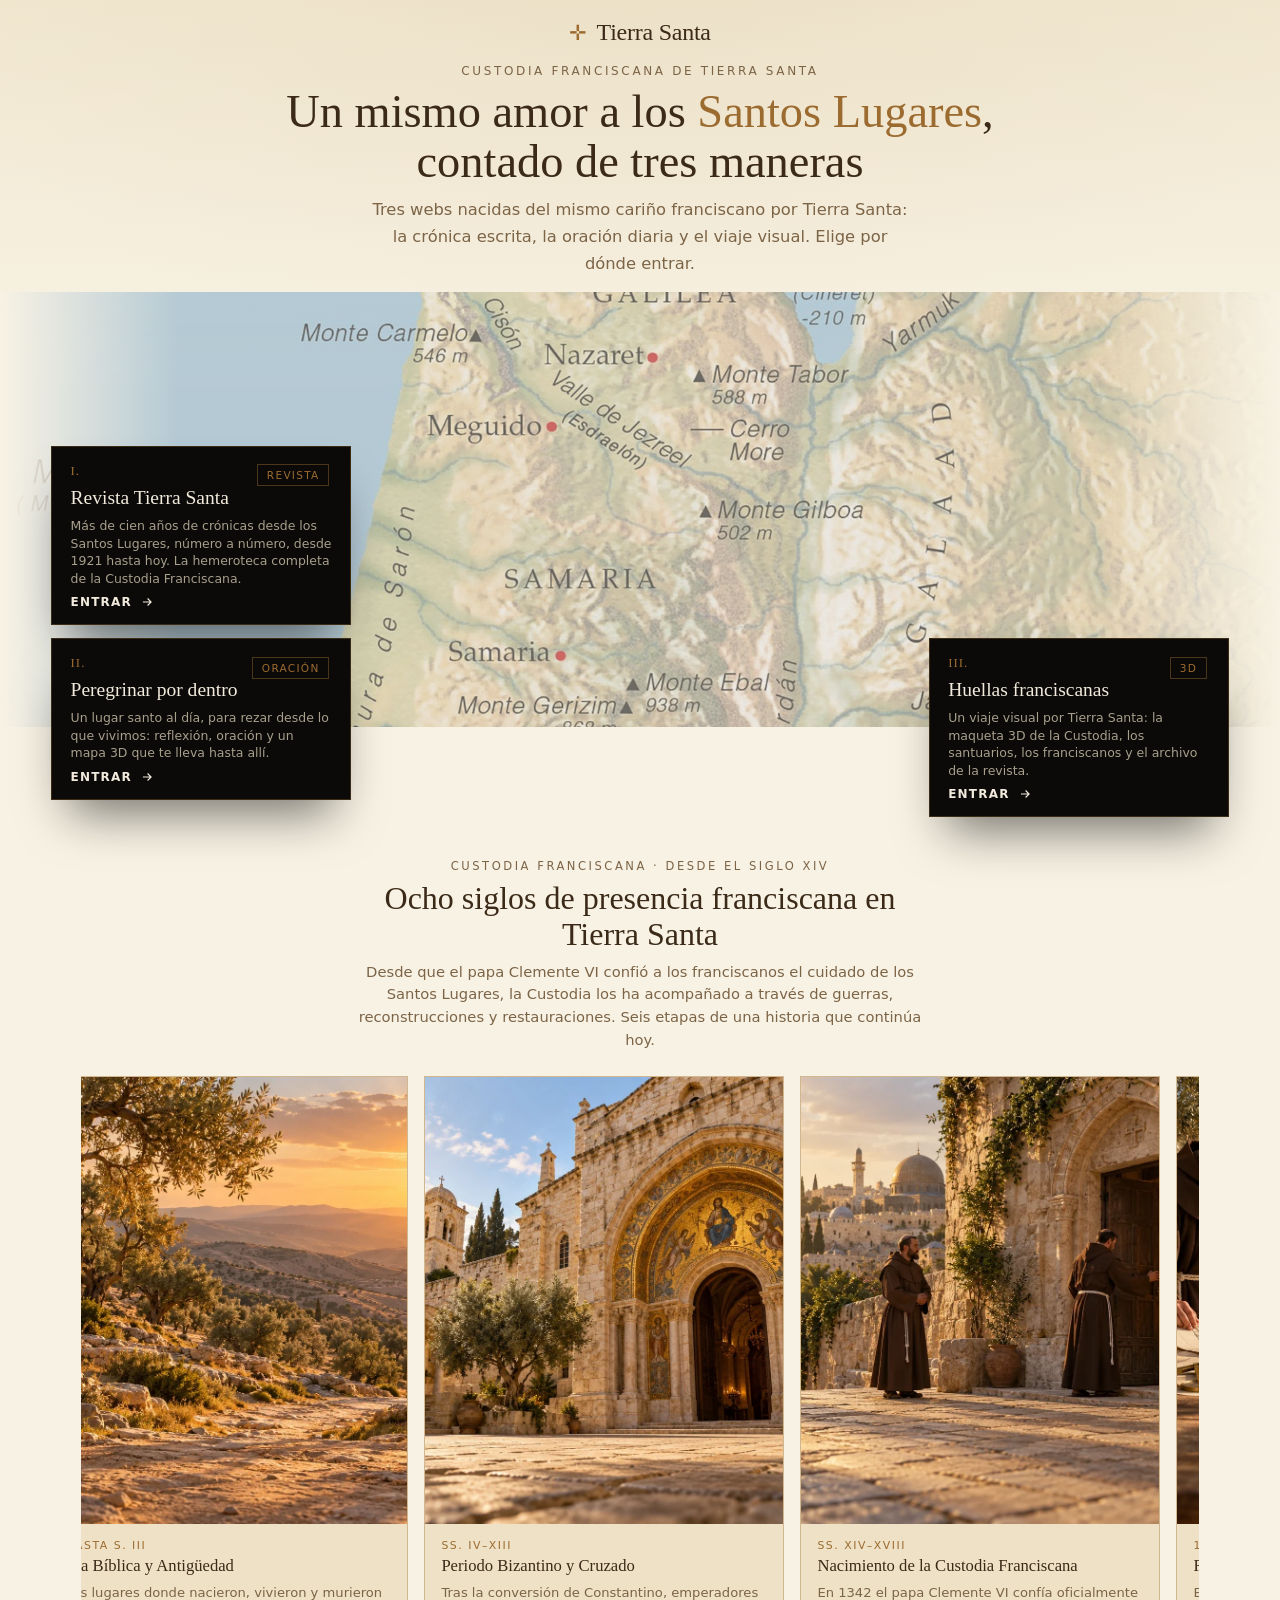
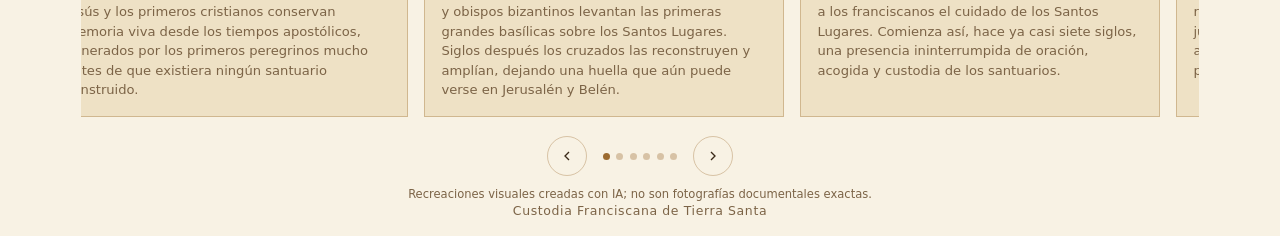
<file: portal.html>
<!DOCTYPE html>
<html lang="es" data-variant="pastoral">
<head>
<meta charset="UTF-8">
<meta name="viewport" content="width=device-width, initial-scale=1">
<title>Tierra Santa · tres caminos franciscanos</title>
<meta name="description" content="Tres webs sobre Tierra Santa y la Custodia Franciscana: la revista, el itinerario de oración diario y el viaje visual en 3D.">
<link rel="icon" href="data:image/svg+xml,%3Csvg xmlns='http://www.w3.org/2000/svg' viewBox='0 0 24 24'%3E%3Ctext y='18' font-size='20'%3E%E2%9C%9B%3C/text%3E%3C/svg%3E">
<style>
:root{
  --bg:#F8F2E4; --bg-2:#EDE0C3; --fg:#3B2A18; --muted:#7C6447; --accent:#9C6B30; --accent-2:#6E3B23;
  --font-display:Taviraj,"Cormorant Garamond",Georgia,"Times New Roman",serif;
  --font-body:Montserrat,system-ui,-apple-system,"Segoe UI",sans-serif;
  --line:color-mix(in srgb,var(--accent) 35%,transparent);
  --ease-out:cubic-bezier(.22,1,.36,1);
  --gutter:clamp(1.25rem,4vw,4rem);
  --maxw:1040px;
  --maxw-split:1220px;
}
*{box-sizing:border-box}
html{background:var(--bg);color:var(--fg);font-family:var(--font-body);-webkit-font-smoothing:antialiased}
body{margin:0;min-height:100vh;position:relative;overflow-x:hidden}
a{color:inherit;text-decoration:none}
::selection{background:var(--accent);color:var(--bg)}
:focus-visible{outline:2px solid var(--accent);outline-offset:3px}

/* luz cálida sutil, de fondo en toda la página (papel/pergamino) */
body::before{content:"";position:fixed;inset:0;z-index:-1;pointer-events:none;
  background:
    radial-gradient(60% 40% at 50% 0%, color-mix(in srgb,var(--accent) 10%,transparent), transparent),
    linear-gradient(to bottom, var(--bg-2) 0%, var(--bg) 40%);
  opacity:.6}

header{padding:1.2rem var(--gutter) 0;text-align:center}
.brand{display:inline-flex;align-items:center;gap:.6rem;font-family:var(--font-display);font-weight:300;
  font-size:1.5rem;letter-spacing:-.01em}
.brand .cross{color:var(--accent);font-size:1.3rem}

.hero{max-width:var(--maxw);margin:0 auto;padding:1.1rem var(--gutter) .6rem;text-align:center}
.hero .eyebrow{font-size:.75rem;letter-spacing:.22em;text-transform:uppercase;color:var(--muted);margin-bottom:.6rem}
.hero h1{font-family:var(--font-display);font-weight:300;font-size:clamp(1.8rem,4.2vw,2.9rem);line-height:1.08;
  margin:0 0 .6rem}
.hero h1 em{font-style:normal;color:var(--accent)}
.hero p{max-width:34rem;margin:0 auto;color:var(--muted);font-size:1.02rem;line-height:1.65}

/* ================= RELIEVE 3D DE TIERRA SANTA, FONDO FLOTANTE (foto real de Huellas franciscanas) ================= */
.relief-backdrop{position:relative;width:100%;max-width:1480px;margin:.3rem auto 0;
  height:clamp(260px,34vw,460px);overflow:hidden}
.relief-backdrop img{position:absolute;inset:0;width:100%;height:100%;object-fit:cover;
  object-position:center 38%;opacity:.62;filter:saturate(.85) brightness(.9)}
.relief-backdrop::before{content:"";position:absolute;inset:0;
  background:linear-gradient(to bottom, var(--bg) 0%, transparent 22%, transparent 68%, var(--bg) 100%)}
.relief-backdrop::after{content:"";position:absolute;inset:0;
  background:linear-gradient(to right, var(--bg) 0%, transparent 14%, transparent 86%, var(--bg) 100%)}
/* ================= TRES CAMINOS, en fila, flotando sobre el fondo ================= */
.paths{max-width:1480px;margin:clamp(-15rem,-28vw,-10rem) auto 0;padding:0 var(--gutter) 1rem;
  position:relative;z-index:2;display:grid;
  grid-template-columns:minmax(220px,300px) 1fr minmax(220px,300px);
  grid-template-areas:"a . ." "b . c";gap:.8rem 1.6rem;align-items:start}
.path:nth-child(1){grid-area:a;margin-top:clamp(-2.6rem,-4vw,-1.6rem)}
.path:nth-child(2){grid-area:b}
.path:nth-child(3){grid-area:c}
.path{position:relative;display:flex;flex-direction:column;gap:.5rem;padding:1.05rem 1.15rem .95rem;
  background:#0B0A08;border:1px solid color-mix(in srgb,var(--accent) 35%,transparent);
  backdrop-filter:blur(8px);box-shadow:0 30px 50px -18px rgba(0,0,0,.55);
  opacity:0;transform:translateY(38px);
  animation:path-in .9s var(--ease-out) forwards, path-float 6s ease-in-out .9s infinite;
  transition:border-color .35s var(--ease-out),background .35s var(--ease-out),box-shadow .35s var(--ease-out)}
.path:nth-child(1){animation-delay:.05s,.95s}
.path:nth-child(2){animation-delay:.2s,1.1s}
.path:nth-child(3){animation-delay:.35s,1.25s}
.path:hover{border-color:var(--accent);
  background:#141210;box-shadow:0 38px 60px -16px rgba(0,0,0,.65);
  animation-play-state:paused;transform:translateY(-8px) !important}
@keyframes path-in{from{opacity:0;transform:translateY(38px)}to{opacity:1;transform:translateY(0)}}
@keyframes path-float{0%,100%{transform:translateY(0)}50%{transform:translateY(-7px)}}
.path .num{font-family:var(--font-display);font-size:.8rem;color:var(--accent);letter-spacing:.08em}
.path h2{font-family:var(--font-display);font-weight:400;font-size:1.22rem;margin:0;line-height:1.15;color:#F2EBDD}
.path p{color:#A89F8C;font-size:.78rem;line-height:1.4;margin:0}
.path .go{font-family:var(--font-body);font-size:.75rem;font-weight:600;letter-spacing:.1em;text-transform:uppercase;
  color:#F2EBDD;display:inline-flex;align-items:center;gap:.5rem}
.path .go svg{width:14px;height:14px;transition:transform .3s var(--ease-out)}
.path:hover .go svg{transform:translateX(4px)}
.path .tag{position:absolute;top:1.1rem;right:1.3rem;font-size:.66rem;letter-spacing:.12em;text-transform:uppercase;
  color:var(--accent);border:1px solid color-mix(in srgb,var(--accent) 45%,transparent);padding:.25rem .55rem}

footer{text-align:center;padding:0 0 1.1rem;color:var(--muted);font-size:.78rem;letter-spacing:.05em}
footer a{border-bottom:1px solid var(--line)}
footer a:hover{color:var(--accent);border-color:var(--accent)}

/* ================= Carrusel · Historia de la presencia franciscana ================= */
.historia{max-width:var(--maxw-split);margin:1.6rem auto 0;padding:0 var(--gutter);position:relative;z-index:2}
.historia .cab{text-align:center;max-width:36rem;margin:0 auto 1.3rem}
.historia .eyebrow{font-size:.72rem;letter-spacing:.22em;text-transform:uppercase;color:var(--muted);margin-bottom:.5rem}
.historia h2{font-family:var(--font-display);font-weight:300;font-size:clamp(1.4rem,3vw,2rem);margin:0 0 .5rem;line-height:1.12}
.historia .cab p{margin:0;color:var(--muted);font-size:.92rem;line-height:1.55}
.carrusel{position:relative}
.carrusel-pista{display:flex;overflow-x:auto;overflow-anchor:none;gap:1rem;padding:.2rem .2rem 1rem;cursor:grab;
  scrollbar-width:none;-ms-overflow-style:none}
.carrusel-pista:active{cursor:grabbing}
.carrusel-pista::-webkit-scrollbar{display:none}
.diapo{flex:0 0 auto;width:min(80vw,360px);background:color-mix(in srgb,var(--bg-2) 94%,transparent);
  border:1px solid var(--line);overflow:hidden;display:flex;flex-direction:column}
.diapo-media{position:relative;aspect-ratio:4/5;background:#000}
.diapo-media img{position:absolute;inset:0;width:100%;height:100%;object-fit:cover;display:block;
  -webkit-user-drag:none;user-select:none;-webkit-touch-callout:none}
.diapo-texto{padding:.9rem 1rem 1.05rem}
.diapo-texto .periodo{display:block;font-size:.68rem;letter-spacing:.14em;text-transform:uppercase;color:var(--accent);margin-bottom:.25rem}
.diapo-texto b{font-family:var(--font-display);font-weight:400;font-size:1.04rem;line-height:1.2;display:block}
.diapo-texto p{margin:.45rem 0 0;color:var(--muted);font-size:.82rem;line-height:1.48}
.carrusel-nav{display:flex;align-items:center;justify-content:center;gap:1rem;margin-top:.2rem}
.carrusel-flecha{flex:none;width:40px;height:40px;border-radius:50%;border:1px solid var(--line);background:transparent;
  display:grid;place-items:center;color:var(--fg);cursor:pointer;transition:border-color .2s,background .2s}
.carrusel-flecha:hover{border-color:var(--accent);background:color-mix(in srgb,var(--accent) 10%,transparent)}
.carrusel-puntos{display:flex;gap:.4rem}
.carrusel-puntos button{width:7px;height:7px;border-radius:50%;border:0;padding:0;background:var(--line);cursor:pointer}
.carrusel-puntos button[aria-current="true"]{background:var(--accent)}
.aviso-ia{max-width:var(--maxw-split);margin:.6rem auto 0;padding:0 var(--gutter);text-align:center;color:var(--muted);font-size:.72rem;line-height:1.5}

@media (max-width:860px){
  .paths{grid-template-columns:1fr;grid-template-areas:"a" "b" "c";gap:1.1rem;margin-top:-4.5rem}
  .path:nth-child(1){margin-top:0}
}
@media (prefers-reduced-motion:reduce){
  .path{transition:none;animation:none;opacity:1;transform:none}
}
</style>
</head>
<body>

<header>
  <div class="brand"><span class="cross">✛</span>Tierra Santa</div>
</header>

<section class="hero">
  <div class="eyebrow">Custodia Franciscana de Tierra Santa</div>
  <h1>Un mismo amor a los <em>Santos Lugares</em>,<br>contado de tres maneras</h1>
  <p>Tres webs nacidas del mismo cariño franciscano por Tierra Santa: la crónica escrita, la oración diaria y el viaje visual. Elige por dónde entrar.</p>
</section>

<div class="relief-backdrop">
  <img src="assets3d_relieve-mapa.jpg" alt="Maqueta 3D de Tierra Santa de Huellas franciscanas: relieve desde el Mediterráneo hasta el valle del Jordán">
</div>

<nav class="paths" aria-label="Tres webs sobre Tierra Santa">
  <a class="path" href="portada-3d-ventana.html">
    <span class="tag">Revista</span>
    <span class="num">I.</span>
    <h2>Revista Tierra Santa</h2>
    <p>Más de cien años de crónicas desde los Santos Lugares, número a número, desde 1921 hasta hoy. La hemeroteca completa de la Custodia Franciscana.</p>
    <span class="go">Entrar <svg viewBox="0 0 24 24" fill="none" stroke="currentColor" stroke-width="2"><path d="M5 12h14M13 6l6 6-6 6"/></svg></span>
  </a>

  <a class="path" href="https://fjpereirag.github.io/peregrinar-por-dentro/" target="_blank" rel="noopener">
    <span class="tag">Oración</span>
    <span class="num">II.</span>
    <h2>Peregrinar por dentro</h2>
    <p>Un lugar santo al día, para rezar desde lo que vivimos: reflexión, oración y un mapa 3D que te lleva hasta allí.</p>
    <span class="go">Entrar <svg viewBox="0 0 24 24" fill="none" stroke="currentColor" stroke-width="2"><path d="M5 12h14M13 6l6 6-6 6"/></svg></span>
  </a>

  <a class="path" href="https://fjpereirag.github.io/tierra-santa-web/" target="_blank" rel="noopener">
    <span class="tag">3D</span>
    <span class="num">III.</span>
    <h2>Huellas franciscanas</h2>
    <p>Un viaje visual por Tierra Santa: la maqueta 3D de la Custodia, los santuarios, los franciscanos y el archivo de la revista.</p>
    <span class="go">Entrar <svg viewBox="0 0 24 24" fill="none" stroke="currentColor" stroke-width="2"><path d="M5 12h14M13 6l6 6-6 6"/></svg></span>
  </a>
</nav>

<section class="historia" aria-label="Historia de la presencia franciscana en Tierra Santa">
  <div class="cab">
    <div class="eyebrow">Custodia Franciscana · desde el siglo XIV</div>
    <h2>Ocho siglos de presencia franciscana en Tierra Santa</h2>
    <p>Desde que el papa Clemente VI confió a los franciscanos el cuidado de los Santos Lugares, la Custodia los ha acompañado a través de guerras, reconstrucciones y restauraciones. Seis etapas de una historia que continúa hoy.</p>
  </div>
  <div class="carrusel">
    <div class="carrusel-pista" id="historiaPista" tabindex="0"></div>
  </div>
  <div class="carrusel-nav">
    <button type="button" class="carrusel-flecha" id="historiaAnt" aria-label="Diapositiva anterior"><svg viewBox="0 0 24 24" width="16" height="16" fill="none" stroke="currentColor" stroke-width="2"><path d="M15 6l-6 6 6 6"/></svg></button>
    <div class="carrusel-puntos" id="historiaPuntos"></div>
    <button type="button" class="carrusel-flecha" id="historiaSig" aria-label="Diapositiva siguiente"><svg viewBox="0 0 24 24" width="16" height="16" fill="none" stroke="currentColor" stroke-width="2"><path d="M9 6l6 6-6 6"/></svg></button>
  </div>
</section>
<p class="aviso-ia">Recreaciones visuales creadas con IA; no son fotografías documentales exactas.</p>

<footer>Custodia Franciscana de Tierra Santa</footer>

<script>
(function(){
'use strict';
var ETAPAS=[
  {image:'01-antiguedad.webp', name:'Era Bíblica y Antigüedad', period:'Hasta S. III',
   desc:'Los lugares donde nacieron, vivieron y murieron Jesús y los primeros cristianos conservan memoria viva desde los tiempos apostólicos, venerados por los primeros peregrinos mucho antes de que existiera ningún santuario construido.'},
  {image:'02-basilicas.webp', name:'Periodo Bizantino y Cruzado', period:'SS. IV–XIII',
   desc:'Tras la conversión de Constantino, emperadores y obispos bizantinos levantan las primeras grandes basílicas sobre los Santos Lugares. Siglos después los cruzados las reconstruyen y amplían, dejando una huella que aún puede verse en Jerusalén y Belén.'},
  {image:'03-custodia.webp', name:'Nacimiento de la Custodia Franciscana', period:'SS. XIV–XVIII',
   desc:'En 1342 el papa Clemente VI confía oficialmente a los franciscanos el cuidado de los Santos Lugares. Comienza así, hace ya casi siete siglos, una presencia ininterrumpida de oración, acogida y custodia de los santuarios.'},
  {image:'04-arqueologia.webp', name:'Renacimiento Constructivo', period:'1800–1913',
   desc:'El siglo XIX trae una intensa labor de restauración y ampliación de los santuarios, junto con las primeras excavaciones arqueológicas modernas y la llegada de los primeros peregrinos de la era contemporánea.'},
  {image:'05-santuarios.webp', name:'Arquitectura Monumental', period:'1914–1999',
   desc:'A lo largo del siglo XX se construyen o reconstruyen algunos de los santuarios más conocidos hoy, con una arquitectura que busca unir memoria bíblica y dignidad litúrgica, pese a las guerras y los cambios políticos de la región.'},
  {image:'06-conservacion.webp', name:'Era Digital y Conservación Actual', period:'2000–Presente',
   desc:'Hoy la Custodia combina la labor pastoral y de acogida con la conservación del patrimonio, la documentación arqueológica y nuevas formas de acompañar también a quienes no pueden peregrinar físicamente hasta Tierra Santa.'}
];
var BASE='assets_entrada_historia_';
var pista=document.getElementById('historiaPista');
var puntosEl=document.getElementById('historiaPuntos');

function esc(t){return String(t==null?'':t).replace(/[&<>"]/g,function(c){return {'&':'&amp;','<':'&lt;','>':'&gt;','"':'&quot;'}[c]})}
var reducido = matchMedia('(prefers-reduced-motion:reduce)').matches;

function crearEtapa(e){
  var d=document.createElement('div');
  d.className='diapo';
  d.innerHTML =
    '<div class="diapo-media"><img src="'+BASE+e.image+'" alt="'+esc(e.name)+'" loading="lazy" draggable="false"></div>'+
    '<div class="diapo-texto"><span class="periodo">'+esc(e.period)+'</span><b>'+esc(e.name)+'</b><p>'+esc(e.desc)+'</p></div>';
  return d;
}

/* el "carril" lógico son estas 6 diapositivas; se construye dos veces seguidas
   para poder desplazarse sin fin (cuando el carril se desplaza más allá de la
   primera copia, saltamos hacia atrás exactamente su anchura: como la segunda
   copia es idéntica, el salto es invisible) */
var N = ETAPAS.length;
function construirJuego(){
  ETAPAS.forEach(function(e){ pista.appendChild(crearEtapa(e)); });
}
construirJuego();
construirJuego();
var diapos=[].slice.call(pista.children);

/* puntos (uno por diapositiva lógica, no por copia) */
for(var p=0;p<N;p++){
  (function(i){
    var b=document.createElement('button');
    b.type='button'; b.setAttribute('aria-label','Ir a la diapositiva '+(i+1));
    b.addEventListener('click', function(){ irA(i); pausarTemporal(); });
    puntosEl.appendChild(b);
  })(p);
}

function anchuraJuego(){ return diapos[N] ? (diapos[N].offsetLeft - diapos[0].offsetLeft) : pista.scrollWidth/2; }
function indiceActual(){
  var borde=((pista.scrollLeft % anchuraJuego())+anchuraJuego())%anchuraJuego(), mejor=0, md=Infinity;
  for(var i=0;i<N;i++){ var dd=Math.abs(diapos[i].offsetLeft-borde); if(dd<md){md=dd; mejor=i} }
  return mejor;
}
function actualizarPuntos(){
  var mejor=indiceActual();
  [].forEach.call(puntosEl.children, function(b,i){ b.setAttribute('aria-current', i===mejor ? 'true':'false') });
}
function irA(iLogico){
  var anchura=anchuraJuego();
  var base = Math.floor(pista.scrollLeft/anchura)*anchura;
  var destino = base + diapos[iLogico].offsetLeft;
  pista.scrollTo({left:destino, behavior:reducido?'auto':'smooth'});
}
document.getElementById('historiaAnt').addEventListener('click', function(){ irA((indiceActual()-1+N)%N); pausarTemporal(); });
document.getElementById('historiaSig').addEventListener('click', function(){ irA((indiceActual()+1)%N); pausarTemporal(); });
var tPuntos=null;
pista.addEventListener('scroll', function(){
  clearTimeout(tPuntos); tPuntos=setTimeout(actualizarPuntos, 80);
  /* bucle sin fin: si nos hemos desplazado una copia entera, saltamos atrás/adelante sin que se note */
  var anchura=anchuraJuego();
  if(pista.scrollLeft>=anchura){ pista.scrollLeft-=anchura; }
  else if(pista.scrollLeft<0){ pista.scrollLeft+=anchura; }
});
actualizarPuntos();

/* ===== movimiento continuo, al estilo de una cinta Awwwards ===== */
var VELOCIDAD = 28; /* px/segundo */
var pausado = false, interactuando = false, tReanudar=null;
function pausarTemporal(){
  interactuando = true;
  clearTimeout(tReanudar);
  tReanudar = setTimeout(function(){ interactuando=false; }, 2200);
}
pista.addEventListener('mouseenter', function(){ pausado=true; });
pista.addEventListener('mouseleave', function(){ pausado=false; });

/* arrastrar con el ratón (o el dedo) para desplazar el carril a mano.
   Importante: NO capturamos el puntero en el pointerdown — si se hace en cualquier
   clic normal (p.ej. sobre el botón de reproducir), el navegador deja de disparar su
   evento "click" porque el "up" queda redirigido a otro elemento. Solo capturamos una
   vez que de verdad ha habido arrastre (más de unos pocos píxeles de movimiento). */
var arrastrando=false, arrastreX=0, arrastreScroll=0, arrastreMovido=false, punteroId=null;
pista.addEventListener('pointerdown', function(ev){
  if(ev.pointerType==='mouse' && ev.button!==0) return;
  arrastrando=true; arrastreMovido=false; punteroId=ev.pointerId;
  arrastreX=ev.clientX; arrastreScroll=pista.scrollLeft;
  pausarTemporal();
});
pista.addEventListener('pointermove', function(ev){
  if(!arrastrando) return;
  var dx = ev.clientX - arrastreX;
  if(!arrastreMovido && Math.abs(dx)>4){
    arrastreMovido=true;
    try{ pista.setPointerCapture(punteroId); }catch(err){}
  }
  if(arrastreMovido){ pista.scrollLeft = arrastreScroll - dx; }
});
function soltarArrastre(){
  if(!arrastrando) return;
  arrastrando=false;
  pausarTemporal();
}
pista.addEventListener('pointerup', soltarArrastre);
pista.addEventListener('pointercancel', soltarArrastre);
/* si el gesto fue un arrastre de verdad, que no dispare además el botón de reproducir que haya debajo */
pista.addEventListener('click', function(ev){
  if(arrastreMovido){ ev.stopPropagation(); ev.preventDefault(); arrastreMovido=false; }
}, true);

/* rueda del ratón: desplaza el carril en horizontal aunque el gesto sea vertical */
pista.addEventListener('wheel', function(ev){
  var d = Math.abs(ev.deltaX) > Math.abs(ev.deltaY) ? ev.deltaX : ev.deltaY;
  pista.scrollLeft += d;
  pausarTemporal();
  ev.preventDefault();
}, {passive:false});

if(!reducido){
  var ultimo=null;
  var pos=pista.scrollLeft; /* posición propia en coma flotante: scrollLeft se redondea a entero
    en cada lectura, así que sumarle fracciones de píxel cada fotograma (a 28px/s son ~0.46px/fotograma)
    se perdía siempre por el redondeo y el carril nunca llegaba a moverse */
  function cinta(ts){
    if(ultimo==null) ultimo=ts;
    var dt=(ts-ultimo)/1000; ultimo=ts;
    var anchura=anchuraJuego();
    if(!pausado && !interactuando){
      pos += VELOCIDAD*dt;
      if(anchura>0){ pos = ((pos % anchura)+anchura)%anchura; }
      pista.scrollLeft = pos;
    } else {
      pos = pista.scrollLeft; /* en pausa: solo seguimos la posición real, sin tocarla
        (reescribirla aunque sea al mismo valor cancela el scrollTo suave de flechas/puntos y la rueda) */
    }
    requestAnimationFrame(cinta);
  }
  requestAnimationFrame(cinta);
}
})();
</script>

</body>
</html>
</file>
<file: estilo.css>
/* Huellas franciscanas · Tierra Santa en 3D */
/* Paleta alineada con los tokens "Pastoral" compartidos con Revista Tierra Santa
   (portal.html) y Peregrinar por dentro: mismo negro, mismo oro, mismo marfil.
   Solo se tocan los valores de noche, oro y marfil; el resto de tonos
   secundarios (tierra, marfil-2, gris, olivo, terracota) y la tipografia sans
   se mantienen tal cual, por ser propios de esta web y no del portal compartido. */
:root{
  --noche:#F8F2E4; --noche-2:#EDE0C3; --tierra:#8A5A2B;
  --oro:#8A5A2B; --oro-2:#9C6B30; --oro-3:#D9BF8C; --oro-fuerte:#C9A35B;
  --tinta:#2A1D0E;
  --marfil:#3B2A18; --marfil-2:#5A4530; --gris:#7C6447;
  --olivo:#6f7a4a; --terracota:#9c5a37;
  --vidrio:rgba(248,242,228,.78); --vidrio-borde:rgba(154,106,48,.22);
  --sombra:0 24px 60px rgba(59,42,24,.22);
  --serif:'Cormorant Garamond',Georgia,'Times New Roman',serif;
  --sans:'Inter',system-ui,-apple-system,'Segoe UI',Roboto,Arial,sans-serif;
  --r:18px;
  color-scheme:light;
}
*{box-sizing:border-box}
html{scroll-behavior:smooth;-webkit-text-size-adjust:100%}
@media (prefers-reduced-motion:reduce){html{scroll-behavior:auto}}
body{margin:0;background:var(--noche);color:var(--marfil);font:16px/1.6 var(--sans);-webkit-font-smoothing:antialiased;overflow-x:hidden}
img{max-width:100%;display:block}
a{color:var(--oro-2)}
button{font:inherit;color:inherit;cursor:pointer}
:focus-visible{outline:2px solid var(--oro-2);outline-offset:3px}
svg{fill:none;stroke:currentColor;stroke-width:2;stroke-linecap:round;stroke-linejoin:round}

/* ---------- lienzo 3D ---------- */
#escena{position:fixed;inset:0;width:100vw;height:100vh;height:100lvh;z-index:0;display:block;
  background:#F8F2E4}
#velo{position:fixed;inset:0;z-index:1;pointer-events:none;background:none;transition:opacity .8s}
body.explorando #velo{opacity:.25}
#etiquetas{position:fixed;inset:0;z-index:2;pointer-events:none;overflow:hidden}
.pin{position:absolute;left:0;top:0;width:0;height:0;pointer-events:none;border:0;background:none;padding:0;color:var(--marfil);transition:opacity .4s;will-change:transform;--dx:0px;--dy:0px;--largo:16px;--ang:-1.5708rad}
.pin b{position:absolute;left:0;top:0;transform:translate(calc(-50% + var(--dx)),calc(-100% - 16px + var(--dy)));pointer-events:auto;cursor:pointer;
  font:600 13px/1.1 var(--sans);letter-spacing:.02em;padding:7px 11px 7px 12px;border-radius:999px;background:rgba(237,224,195,.8);border:1px solid rgba(240,211,148,.4);
  backdrop-filter:blur(6px);-webkit-backdrop-filter:blur(6px);white-space:nowrap;display:flex;align-items:center;gap:7px;box-shadow:0 6px 18px rgba(0,0,0,.35);transition:background .2s,color .2s}
.pin b i{font-style:normal;display:grid;place-items:center;min-width:20px;height:20px;padding:0 5px;border-radius:999px;background:var(--oro-fuerte);color:var(--tinta);font-size:11px;font-weight:700}
.pin .hilo{position:absolute;left:0;top:0;width:var(--largo);height:1px;transform-origin:0 0;transform:rotate(var(--ang));background:linear-gradient(90deg,rgba(240,211,148,.9),rgba(240,211,148,.35))}
.pin .punto{position:absolute;left:-3px;top:-3px;width:6px;height:6px;border-radius:50%;background:var(--oro-2);box-shadow:0 0 10px var(--oro)}
.pin:hover b,.pin.activo b{background:var(--oro-fuerte);color:var(--tinta)}
.pin:hover b i,.pin.activo b i{background:var(--tinta);color:var(--oro-2)}
.pin.lejos{opacity:0}
.pin.lejos b{pointer-events:none}
.pin.menor b{transform:translate(-50%,calc(-100% - 6px));font-size:11px;font-weight:500;padding:4px 8px;background:rgba(237,224,195,.55);border-color:rgba(240,211,148,.18);color:var(--marfil-2);pointer-events:none;cursor:default}
body:not(.explorando) .pin b{pointer-events:none}
body:not(.explorando) .pin.menor{opacity:0}
body:not(.explorando) .pin.grupo{opacity:0}
body:not(.explorando) .pin.grupo b{pointer-events:none}
body.explorando .pin.ruta{opacity:0}
.pin.ruta{text-decoration:none}
.pin.ruta b i{margin-right:0;min-width:20px}
.pin.ruta.activo b{background:var(--oro-fuerte);color:var(--tinta);box-shadow:0 0 0 4px rgba(217,178,106,.25),0 6px 18px rgba(0,0,0,.35)}
.pin.ruta.activo b i{background:var(--tinta);color:var(--oro-2)}
.n-movil{display:none}
.leer-mas{display:none}
body.oculta-etiquetas .pin{opacity:0!important}

/* ---------- carga ---------- */
#carga{position:fixed;inset:0;z-index:100;display:grid;place-items:center;background:var(--noche);transition:opacity .9s,visibility .9s}
#carga.listo{opacity:0;visibility:hidden}
.carga-in{position:relative;display:inline-grid;place-items:center;text-align:center;color:var(--marfil-2);font:500 15px var(--sans);
  animation:latido 2.4s ease-in-out infinite}
@keyframes latido{50%{opacity:.78}}
.carga-circulo{width:148px;height:148px;transform:rotate(-90deg)}
.carga-circulo-fondo{fill:none;stroke:rgba(59,42,24,.14);stroke-width:4}
.carga-circulo-barra{fill:none;stroke:var(--oro);stroke-width:4;stroke-linecap:round;
  stroke-dasharray:326.7;stroke-dashoffset:326.7;transition:stroke-dashoffset .25s ease-out}
.carga-texto{position:absolute;inset:0;display:grid;place-items:center;gap:4px;text-align:center}
.carga-nombre{font:500 13px/1.25 var(--sans);letter-spacing:.14em;text-transform:uppercase;color:var(--marfil-2)}
.carga-pct{font:600 22px var(--sans);color:var(--oro);letter-spacing:.02em}

/* ---------- portal de entrada: tres caminos ---------- */
#portal{position:fixed;inset:0;z-index:200;display:flex;flex-direction:column;justify-content:flex-end;gap:26px;
  padding:clamp(20px,4vw,56px);overflow:auto;
  background:linear-gradient(180deg,rgba(248,242,228,0) 0%,rgba(248,242,228,0) 60%,rgba(248,242,228,.5) 82%,rgba(248,242,228,.88) 100%);
  opacity:1;visibility:visible;transition:opacity .6s ease,visibility .6s}
#portal.portal-oculto{opacity:0;visibility:hidden;pointer-events:none}
/* mientras el portal está abierto, solo se ve la maqueta 3D detrás: se oculta el resto del contenido de Huellas franciscanas */
body.portal-abierto main,
body.portal-abierto .cabecera,
body.portal-abierto .cifras,
body.portal-abierto #pasos,
body.portal-abierto #etiquetas,
body.portal-abierto .aviso-modo{visibility:hidden}
.portal-cab{max-width:760px;text-align:left;position:relative;z-index:0}
.portal-cab::before{content:"";position:absolute;inset:-1.4rem -1.8rem -1.2rem -2rem;z-index:-1;border-radius:24px;pointer-events:none;
  background:linear-gradient(100deg,rgba(248,242,228,.88) 0%,rgba(248,242,228,.7) 60%,rgba(248,242,228,0) 100%);
  backdrop-filter:blur(16px);-webkit-backdrop-filter:blur(16px)}
.portal-eyebrow{font:600 11px var(--sans);letter-spacing:.2em;text-transform:uppercase;color:var(--oro-2);margin-bottom:10px}
.portal-cab h1{margin:0;font:500 clamp(28px,4.4vw,46px)/1.12 var(--serif);color:var(--marfil);text-wrap:balance}
.portal-cab h1 em{font-style:italic;color:var(--oro-2)}
.portal-caminos{display:grid;grid-template-columns:repeat(3,1fr);gap:16px;max-width:1180px}
.portal-camino{position:relative;display:flex;flex-direction:column;gap:9px;text-align:left;padding:20px 20px 18px;
  background:rgba(237,224,195,.72);border:1px solid var(--vidrio-borde);border-radius:var(--r);
  backdrop-filter:blur(10px);-webkit-backdrop-filter:blur(10px);color:inherit;text-decoration:none;font:inherit;
  box-shadow:0 20px 44px rgba(0,0,0,.4);transition:transform .3s ease,border-color .3s ease,background .3s ease}
.portal-camino:hover{transform:translateY(-5px);border-color:var(--oro);background:rgba(237,224,195,.88)}
.portal-tag{position:absolute;top:16px;right:16px;font:600 10px var(--sans);letter-spacing:.1em;text-transform:uppercase;
  color:var(--marfil-2);border:1px solid var(--vidrio-borde);border-radius:999px;padding:4px 10px}
.portal-num{font:500 14px var(--serif);color:var(--oro-2);letter-spacing:.06em}
.portal-camino h2{margin:0;font:500 22px var(--serif);color:var(--marfil)}
.portal-camino p{margin:0;font:400 13px/1.5 var(--sans);color:var(--marfil-2)}
.portal-ir{margin-top:4px;display:inline-flex;align-items:center;gap:7px;font:600 12px var(--sans);
  letter-spacing:.08em;text-transform:uppercase;color:var(--marfil)}
.portal-ir svg{width:14px;height:14px;fill:none;stroke:currentColor;stroke-width:2;transition:transform .25s ease}
.portal-camino:hover .portal-ir svg{transform:translateX(3px)}
@media (max-width:860px){
  .portal-caminos{grid-template-columns:1fr}
  #portal{justify-content:center}
  .portal-cab h1{font-size:clamp(24px,7vw,34px)}
  .portal-camino{padding:16px 16px 15px}
  .portal-camino h2{font-size:19px}
  .portal-camino p{font-size:12.5px}
  .portal-tag{font-size:9px;top:13px;right:13px;padding:3px 9px}
  .portal-ir{font-size:11px}
  .portal-ir svg{width:12px;height:12px}
}
@media (max-width:600px){
  #portal{justify-content:flex-end;gap:14px;padding:16px clamp(16px,4vw,28px)}
  .portal-cab{margin-bottom:2px}
  .portal-cab::before{inset:-1rem -1.1rem -.8rem -1.3rem}
  .portal-caminos{grid-template-columns:1fr 1fr;gap:10px}
  .portal-camino{padding:13px 13px 12px;gap:6px}
  .portal-camino:nth-child(3){grid-column:1 / -1}
  .portal-tag{position:static;align-self:flex-start;order:-1;margin-bottom:2px}
  .portal-num{font-size:12px}
  .portal-camino h2{font-size:16px;line-height:1.18}
  .portal-camino p{font-size:11.5px;line-height:1.38}
  .portal-ir{font-size:10px;margin-top:2px}
}

/* ---------- cabecera ---------- */
.cabecera{position:fixed;top:0;left:0;right:0;z-index:20;display:flex;align-items:center;gap:20px;padding:14px clamp(16px,3vw,36px);
  transition:background .4s,backdrop-filter .4s,padding .4s}
.cabecera.solida{background:rgba(237,224,195,.72);backdrop-filter:blur(14px);-webkit-backdrop-filter:blur(14px);padding-top:10px;padding-bottom:10px;border-bottom:1px solid rgba(240,211,148,.1)}
.marca{display:flex;align-items:center;gap:11px;color:var(--marfil);text-decoration:none;flex:none}
.marca-ic{width:38px;height:38px;color:var(--oro);stroke-width:2.4}
.marca-ic circle{stroke-width:1.4;opacity:.6}
.marca span{display:flex;flex-direction:column;line-height:1.1}
.marca b{font:700 20px/1 var(--serif);letter-spacing:.01em}
.marca small{font:600 10.5px var(--sans);letter-spacing:.18em;text-transform:uppercase;color:var(--oro);margin-top:4px}
.menu{display:flex;gap:4px;margin-left:auto}
.menu a{color:var(--marfil-2);text-decoration:none;font:500 14px var(--sans);padding:8px 12px;border-radius:999px;transition:color .2s,background .2s}
.menu a:hover,.menu a.actual{color:var(--marfil);background:rgba(240,211,148,.1)}
.btn-explorar{display:flex;align-items:center;gap:8px;border:1px solid rgba(240,211,148,.45);background:rgba(217,178,106,.12);color:var(--oro-2);
  padding:9px 15px;border-radius:999px;font:600 14px var(--sans);transition:background .2s,color .2s;flex:none}
.btn-explorar svg{width:18px;height:18px}
.btn-explorar:hover{background:var(--oro-fuerte);color:var(--tinta)}
body.explorando .cabecera .menu,body.explorando .cabecera .btn-explorar,body.explorando .cabecera .btn-menu{display:none}

/* ---------- comunes ---------- */
main{position:relative;z-index:3;overflow-x:clip}
body.explorando main{visibility:hidden}
.antetitulo{font:600 12px var(--sans);letter-spacing:.22em;text-transform:uppercase;color:var(--oro);margin:0 0 12px}
h1,h2,h3{font-family:var(--serif);font-weight:600;line-height:1.02;margin:0;letter-spacing:-.005em}
h2{font-size:clamp(36px,5vw,64px)}
h3{font-size:clamp(28px,3vw,38px)}
.btn{display:inline-flex;align-items:center;gap:9px;padding:13px 22px;border-radius:999px;font:600 15px var(--sans);text-decoration:none;border:1px solid transparent;transition:transform .2s,background .2s,color .2s,box-shadow .2s}
.btn svg{width:16px;height:16px;fill:currentColor;stroke:none}
.btn.oro{background:linear-gradient(180deg,var(--oro-2),var(--oro));color:#2a1d0e;box-shadow:0 10px 30px rgba(217,178,106,.28)}
.btn.oro:hover{transform:translateY(-2px);box-shadow:0 14px 34px rgba(217,178,106,.4)}
.btn.vidrio{background:rgba(59,42,24,.08);border-color:rgba(59,42,24,.22);color:var(--marfil);backdrop-filter:blur(8px);-webkit-backdrop-filter:blur(8px)}
.btn.vidrio:hover{background:rgba(59,42,24,.16)}
.btn.grande{padding:17px 30px;font-size:17px}
.btn:disabled{opacity:.4;cursor:default;transform:none}
.redondo{width:46px;height:46px;border-radius:50%;display:grid;place-items:center;background:rgba(59,42,24,.08);border:1px solid rgba(59,42,24,.22);color:var(--marfil);transition:background .2s;flex:none}
.redondo svg{width:20px;height:20px}
.redondo:hover{background:rgba(59,42,24,.18)}
.acciones{display:flex;flex-wrap:wrap;gap:12px;margin-top:30px}
.acciones.centro{justify-content:center}
.titular{max-width:720px;margin:0 auto;text-align:center;padding:0 16px}
.titular p:not(.antetitulo){color:var(--marfil-2);font-size:17px;margin:16px auto 0;max-width:600px}
.titular .btn{margin-top:22px}
.aviso-ia{font-size:12px;color:var(--gris);text-align:center;margin:14px auto 0}

/* ---------- portada ---------- */
.escena{position:relative;min-height:100vh;min-height:100svh}
.portada{display:flex;align-items:center;padding:120px clamp(16px,6vw,96px) 140px}
.portada-in{max-width:640px}
.portada h1{font-size:clamp(62px,10vw,140px);font-weight:600;line-height:.9;text-shadow:0 8px 34px rgba(248,242,228,.85),0 2px 6px rgba(248,242,228,.9)}
.portada h1 em{font-style:italic;color:var(--oro-2);font-weight:500}
.lema{font:italic 500 clamp(21px,2.2vw,27px)/1.35 var(--serif);color:var(--marfil);margin:26px 0 0;max-width:520px;text-shadow:0 2px 16px rgba(248,242,228,.85)}
.desliza{position:absolute;left:50%;bottom:34px;transform:translateX(-50%);display:flex;flex-direction:column;align-items:center;gap:10px;font:500 12px var(--sans);letter-spacing:.14em;text-transform:uppercase;color:var(--marfil-2)}
.desliza span{width:22px;height:36px;border:1.5px solid rgba(59,42,24,.5);border-radius:12px;position:relative}
.desliza span::after{content:"";position:absolute;left:50%;top:7px;width:3px;height:7px;border-radius:2px;background:var(--oro-2);transform:translateX(-50%);animation:rueda 1.8s infinite}
@keyframes rueda{0%{opacity:0;transform:translate(-50%,0)}30%{opacity:1}100%{opacity:0;transform:translate(-50%,12px)}}
.cifras{position:absolute;right:clamp(16px,4vw,56px);bottom:clamp(90px,14vh,140px);list-style:none;margin:0;padding:18px 22px;display:flex;flex-direction:column;gap:18px;text-align:right;
  background:var(--vidrio);border:1px solid var(--vidrio-borde);border-radius:var(--r);backdrop-filter:blur(14px);-webkit-backdrop-filter:blur(14px);box-shadow:var(--sombra)}
.cifras li{display:flex;flex-direction:column}
.cifras b{font:600 46px/1 var(--serif);color:var(--oro-2)}
.cifras span{font:500 12px var(--sans);letter-spacing:.12em;text-transform:uppercase;color:var(--marfil-2)}

/* ---------- recorrido ---------- */
.bloque-intro{min-height:90vh;display:flex;align-items:center;padding:0 clamp(16px,6vw,96px)}
.intro-tarjeta{max-width:520px;padding:30px 32px 32px;background:var(--vidrio);border:1px solid var(--vidrio-borde);border-radius:24px;
  backdrop-filter:blur(18px) saturate(1.2);-webkit-backdrop-filter:blur(18px) saturate(1.2);box-shadow:var(--sombra)}
.intro-tarjeta p:not(.antetitulo){color:var(--marfil-2);font-size:18px;margin-top:18px}
.parada{min-height:130vh;display:flex;align-items:center;padding:0 clamp(16px,5vw,80px)}
.tarjeta{width:min(470px,100%);background:var(--vidrio);border:1px solid var(--vidrio-borde);border-radius:24px;overflow:hidden;
  backdrop-filter:blur(18px) saturate(1.2);-webkit-backdrop-filter:blur(18px) saturate(1.2);box-shadow:var(--sombra);
  opacity:0;transform:translateY(40px) rotateX(8deg);transform-origin:50% 100%;transition:opacity .9s ease,transform .9s cubic-bezier(.2,.8,.2,1)}
.tarjeta.visible{opacity:1;transform:none}
.tarjeta-img{position:relative;aspect-ratio:16/9;overflow:hidden}
.tarjeta-img img{width:100%;height:100%;object-fit:cover;transform:scale(1.08);transition:transform 6s ease}
.tarjeta.visible .tarjeta-img img{transform:scale(1)}
.tarjeta-img .num{position:absolute;left:18px;bottom:14px;font:600 64px/1 var(--serif);color:var(--marfil);text-shadow:0 4px 16px rgba(248,242,228,.9)}
.tarjeta-sin-img{aspect-ratio:16/7;display:flex;align-items:flex-end;padding:18px;background:radial-gradient(circle at 70% 30%,rgba(110,150,170,.45),transparent 60%),linear-gradient(135deg,#2d3b37,#1b1a14)}
.tarjeta-sin-img .num{position:static;font:600 64px/1 var(--serif)}
.tarjeta-cuerpo{padding:24px 26px 26px}
.tarjeta .etapa{font:600 11.5px var(--sans);letter-spacing:.2em;text-transform:uppercase;color:var(--oro)}
.tarjeta h3{margin-top:8px;font-size:44px}
.tarjeta .tag{font:italic 500 21px var(--serif);color:var(--oro-2);margin:4px 0 14px}
.tarjeta p{margin:0 0 12px;color:var(--marfil-2)}
.tarjeta .franciscano{display:flex;gap:12px;padding:14px;border-radius:14px;background:rgba(217,178,106,.08);border:1px solid rgba(217,178,106,.18);font-size:14.5px;color:var(--marfil)}
.tarjeta .franciscano svg{width:22px;height:22px;color:var(--oro);flex:none;stroke-width:2.6;margin-top:2px}
.chips{display:flex;flex-wrap:wrap;gap:8px;margin-top:16px}
.chip{display:inline-flex;align-items:center;gap:7px;padding:7px 12px 7px 8px;border-radius:999px;background:rgba(59,42,24,.07);border:1px solid rgba(59,42,24,.16);font:500 13px var(--sans);color:var(--marfil);transition:background .2s,border-color .2s}
.chip img{width:26px;height:26px;border-radius:50%;object-fit:cover}
.chip:hover{background:rgba(217,178,106,.2);border-color:rgba(217,178,106,.5)}
.parada.derecha{justify-content:flex-end}

/* ---------- carrusel de santuarios ---------- */
.santuarios{overflow:hidden;padding:130px 0 90px;display:flex;flex-direction:column;align-items:center;background:linear-gradient(180deg,rgba(248,242,228,0),rgba(248,242,228,.7) 22%,rgba(248,242,228,.7) 80%,rgba(248,242,228,0))}
.carrusel{position:relative;width:100%;height:clamp(300px,42vw,440px);perspective:1400px;margin-top:40px;cursor:grab;touch-action:pan-y;user-select:none;-webkit-user-select:none}
.carrusel:active{cursor:grabbing}
.anillo{position:absolute;left:50%;top:50%;width:0;height:0;transform-style:preserve-3d}
.poster{position:absolute;left:calc(var(--w)/-2);top:calc(var(--h)/-2);width:var(--w);height:var(--h);border-radius:18px;overflow:hidden;border:0;padding:0;background:#000;
  box-shadow:0 20px 50px rgba(0,0,0,.55);transition:filter .4s,box-shadow .4s;backface-visibility:hidden;-webkit-backface-visibility:hidden}
.poster img{width:100%;height:100%;object-fit:cover}
.poster::after{content:"";position:absolute;inset:0;background:linear-gradient(0deg,rgba(248,242,228,.92),rgba(248,242,228,0) 55%)}
.poster span{position:absolute;left:16px;right:16px;bottom:14px;z-index:1;text-align:left;font:600 19px/1.15 var(--serif);color:var(--marfil)}
.poster span small{display:block;font:600 10.5px var(--sans);letter-spacing:.16em;text-transform:uppercase;color:var(--oro);margin-bottom:4px}
.poster .play{position:absolute;right:14px;top:14px;z-index:1;width:42px;height:42px;border-radius:50%;background:rgba(244,234,216,.9);display:grid;place-items:center;color:var(--tinta);opacity:0;transform:scale(.8);transition:.3s}
.poster .play svg{width:16px;height:16px;fill:currentColor;stroke:none;margin-left:2px}
.poster.frente{box-shadow:0 30px 70px rgba(0,0,0,.6),0 0 0 2px var(--oro)}
.poster.frente .play{opacity:1;transform:none}
.poster.oculto{filter:brightness(.35) saturate(.6)}
.carrusel-ctl{display:flex;align-items:center;gap:18px;margin-top:22px}
.carrusel-nombre{min-width:min(360px,60vw);text-align:center;font:600 24px/1.2 var(--serif)}
.carrusel-nombre small{display:block;font:500 13px var(--sans);color:var(--marfil-2);margin-top:4px}
.filtros{display:flex;flex-wrap:wrap;justify-content:center;gap:8px;margin-top:26px;padding:0 16px;max-width:900px}
.filtros button{border:1px solid rgba(59,42,24,.18);background:rgba(59,42,24,.05);color:var(--marfil-2);padding:7px 14px;border-radius:999px;font:500 13px var(--sans);transition:.2s}
.filtros button[aria-selected="true"]{background:var(--oro-fuerte);border-color:var(--oro-fuerte);color:var(--tinta)}

/* ---------- historia: túnel 3D ---------- */
.historia{position:relative;height:520vh}
.historia-pegajosa{position:sticky;top:0;height:100vh;height:100svh;overflow:hidden;display:flex;flex-direction:column;align-items:center;padding-top:96px;
  background:radial-gradient(80% 70% at 50% 60%,rgba(29,22,16,.9),rgba(248,242,228,.98))}
.historia .titular{position:relative;z-index:2}
@media (max-height:760px){.historia .titular p:not(.antetitulo){display:none}}
.historia .titular h2{font-size:clamp(34px,4.4vw,56px)}
.historia .titular p:not(.antetitulo){font-size:16px;margin-top:10px}
.historia .titular .btn{margin-top:14px;padding:10px 18px;font-size:14px}
.tunel{position:absolute;inset:0;z-index:1;perspective:900px;perspective-origin:50% 62%;pointer-events:none}
.etapa3d{position:absolute;left:50%;top:62%;width:min(700px,86vw);aspect-ratio:16/9;margin-left:calc(min(700px,86vw)/-2);transform-style:preserve-3d;will-change:transform,opacity}
.etapa3d img{width:100%;height:100%;object-fit:cover;border-radius:20px;box-shadow:0 30px 80px rgba(0,0,0,.6)}
.etapa3d .rotulo{position:absolute;left:24px;bottom:20px;right:24px;text-shadow:0 2px 14px rgba(248,242,228,.9)}
.etapa3d .rotulo small{font:600 12px var(--sans);letter-spacing:.18em;text-transform:uppercase;color:var(--oro-2)}
.etapa3d .rotulo b{display:block;font:600 clamp(26px,3.4vw,44px)/1.05 var(--serif);margin-top:6px}
.regla{position:absolute;left:50%;bottom:54px;transform:translateX(-50%);z-index:3;display:flex;gap:6px;list-style:none;margin:0;padding:6px;border-radius:999px;background:rgba(237,224,195,.7);border:1px solid var(--vidrio-borde);backdrop-filter:blur(10px);-webkit-backdrop-filter:blur(10px);max-width:calc(100vw - 32px);overflow-x:auto;scrollbar-width:none}
.regla button{border:0;background:none;color:var(--marfil-2);font:500 12.5px var(--sans);padding:7px 12px;border-radius:999px;white-space:nowrap}
.regla button.activo{background:var(--oro-fuerte);color:var(--tinta)}
.historia .aviso-ia{position:absolute;bottom:14px;left:0;right:0;z-index:3}

/* ---------- presencia ---------- */
.franciscanos{background:linear-gradient(90deg,rgba(248,242,228,.86),rgba(248,242,228,.55) 55%,rgba(248,242,228,.25));display:grid;grid-template-columns:minmax(0,1fr) minmax(0,1.15fr);gap:clamp(24px,5vw,80px);align-items:center;padding:120px clamp(16px,6vw,96px)}
.fr-texto p:not(.antetitulo){color:var(--marfil-2);font-size:17.5px;margin-top:18px}
.fr-puntos{list-style:none;margin:24px 0 0;padding:0;display:grid;gap:10px}
.fr-puntos li{padding:13px 16px;border-radius:14px;background:var(--vidrio);border:1px solid var(--vidrio-borde);backdrop-filter:blur(10px);-webkit-backdrop-filter:blur(10px)}
.fr-puntos b{color:var(--oro-2);font-weight:600}
.fr-mosaico{display:grid;grid-template-columns:1fr 1fr;gap:16px;perspective:1100px;transform-style:preserve-3d}
.fr-mosaico figure{margin:0;position:relative;border-radius:18px;overflow:hidden;box-shadow:var(--sombra);transform:translateZ(var(--z)) rotateY(calc(var(--ry,0)*1deg)) rotateX(calc(var(--rx,0)*1deg));transition:transform .25s ease-out}
.fr-mosaico figure:nth-child(2){margin-top:44px}
.fr-mosaico figure:nth-child(3){margin-top:-44px}
.fr-mosaico img{width:100%;aspect-ratio:16/10;object-fit:cover}
.fr-mosaico figcaption{position:absolute;left:0;right:0;bottom:0;padding:40px 14px 12px;font:400 12.5px/1.4 var(--sans);color:var(--marfil-2);background:linear-gradient(0deg,rgba(248,242,228,.95),rgba(248,242,228,.7) 60%,transparent)}
.fr-mosaico figcaption span{display:block}
.fr-mosaico figcaption b{display:block;font:600 19px/1.1 var(--serif);color:var(--marfil);margin-bottom:3px}

/* ---------- revista: torre ---------- */
.revista{overflow:hidden;padding:130px 0 110px;background:linear-gradient(180deg,rgba(248,242,228,0),rgba(248,242,228,.82) 20%,rgba(248,242,228,.82) 85%,rgba(248,242,228,.2))}
.decadas{display:flex;flex-wrap:wrap;justify-content:center;gap:6px;margin:30px auto 0;padding:0 16px;max-width:980px}
.decadas button{border:1px solid rgba(59,42,24,.18);background:rgba(59,42,24,.05);color:var(--marfil-2);padding:7px 13px;border-radius:999px;font:500 13px var(--sans);transition:.2s}
.decadas button[aria-selected="true"]{background:var(--oro-fuerte);border-color:var(--oro-fuerte);color:var(--tinta)}
.torre-marco{position:relative;height:clamp(420px,60vh,600px);perspective:1500px;perspective-origin:50% 40%;margin-top:20px;cursor:grab;touch-action:pan-y;user-select:none;-webkit-user-select:none;overflow:hidden}
.torre{position:absolute;left:50%;top:34%;transform-style:preserve-3d}
.portada-r{position:absolute;width:120px;height:166px;left:-60px;top:-83px;border-radius:6px;overflow:hidden;background:#EDE0C3;box-shadow:0 10px 30px rgba(0,0,0,.5);border:0;padding:0;backface-visibility:hidden;-webkit-backface-visibility:hidden;transition:filter .3s,outline-color .3s;outline:2px solid transparent}
.portada-r img{width:100%;height:100%;object-fit:cover}
.portada-r:hover{outline-color:var(--oro-2)}
.portada-r::after{content:attr(data-n);position:absolute;left:6px;bottom:6px;font:700 10px var(--sans);background:rgba(237,224,195,.8);color:var(--oro-2);padding:2px 6px;border-radius:4px}
.torre-info{text-align:center;color:var(--marfil-2);min-height:26px;margin:8px 16px 0;font-size:15px}

/* ---------- cierre y pie ---------- */
.cierre{display:flex;align-items:center;justify-content:center;text-align:center;padding:120px 16px}
.cierre-in{max-width:620px;padding:38px 36px 40px;background:var(--vidrio);border:1px solid var(--vidrio-borde);border-radius:24px;
  backdrop-filter:blur(18px) saturate(1.2);-webkit-backdrop-filter:blur(18px) saturate(1.2);box-shadow:var(--sombra)}
.cierre p:not(.antetitulo){color:var(--marfil-2);font-size:18px;margin:16px 0 30px}
.pie{position:relative;display:grid;grid-template-columns:repeat(3,minmax(0,1fr));gap:30px;padding:50px clamp(16px,6vw,96px) 60px;background:#EDE0C3;border-top:1px solid rgba(240,211,148,.12);font-size:14px;color:var(--gris)}
.pie b{display:block;color:var(--marfil);font:600 19px var(--serif);margin-bottom:8px}
.pie p{margin:0 0 8px}

/* ---------- modo exploración ---------- */
.explorar-ui{position:fixed;inset:0;z-index:15;pointer-events:none}
.explorar-barra{position:absolute;left:50%;bottom:22px;transform:translateX(-50%);display:flex;align-items:center;gap:16px;padding:8px 8px 8px 8px;border-radius:999px;background:rgba(237,224,195,.75);border:1px solid var(--vidrio-borde);backdrop-filter:blur(12px);-webkit-backdrop-filter:blur(12px);pointer-events:auto;max-width:calc(100vw - 32px)}
.explorar-barra p{margin:0;font-size:13px;color:var(--marfil-2);white-space:nowrap}
.explorar-barra .btn{padding:10px 16px;font-size:14px;white-space:nowrap}
.panel-lugar{position:absolute;right:16px;top:84px;bottom:96px;width:min(390px,calc(100vw - 32px));overflow:auto;pointer-events:auto;background:rgba(237,224,195,.82);border:1px solid var(--vidrio-borde);border-radius:22px;padding:22px;backdrop-filter:blur(16px);-webkit-backdrop-filter:blur(16px);box-shadow:var(--sombra);animation:entra .5s cubic-bezier(.2,.8,.2,1)}
@keyframes entra{from{opacity:0;transform:translateX(30px)}}
.panel-lugar h3{font-size:36px}
.panel-lugar .cerrar{position:absolute;right:12px;top:12px}
.panel-lugar>p{color:var(--marfil-2);font-size:14.5px}
.lista-s{display:grid;gap:10px;margin-top:16px}
.item-s{display:grid;grid-template-columns:96px 1fr;gap:12px;align-items:center;text-align:left;border:1px solid rgba(59,42,24,.12);background:rgba(59,42,24,.04);border-radius:14px;padding:8px;transition:.2s}
.item-s:hover{background:rgba(217,178,106,.14);border-color:rgba(217,178,106,.4)}
.item-s img{width:96px;aspect-ratio:16/10;object-fit:cover;border-radius:9px}
.item-s b{font:600 17px/1.15 var(--serif);display:block}
.item-s small{color:var(--oro);font-size:12px}

/* ---------- ventanas ---------- */
.ventana{border:0;padding:0;background:transparent;color:var(--marfil);max-width:min(1100px,calc(100vw - 24px));width:100%;max-height:calc(100vh - 24px);max-height:calc(100dvh - 24px)}
.ventana::backdrop{background:rgba(248,242,228,.78);backdrop-filter:blur(6px);-webkit-backdrop-filter:blur(6px)}
.ventana[open]{animation:aparece .45s cubic-bezier(.2,.8,.2,1)}
@keyframes aparece{from{opacity:0;transform:translateY(24px) scale(.98)}}
.ventana-in{position:relative;background:linear-gradient(160deg,#241b13,#16110c);border:1px solid var(--vidrio-borde);border-radius:24px;overflow:auto;max-height:calc(100vh - 24px);max-height:calc(100dvh - 24px);display:grid;grid-template-columns:minmax(0,1.35fr) minmax(0,1fr)}
.cerrar{position:absolute;right:12px;top:12px;z-index:5;width:40px;height:40px;border-radius:50%;border:1px solid rgba(59,42,24,.25);background:rgba(237,224,195,.75);color:var(--marfil);font-size:24px;line-height:1;display:grid;place-items:center}
.cerrar:hover{background:var(--oro-fuerte);color:var(--tinta)}
.v-video{background:#000;align-self:start;position:sticky;top:0}
.v-video video{width:100%;display:block;aspect-ratio:16/9;background:#000}
.v-cuerpo{padding:30px 28px 24px;overflow:auto}
.v-cuerpo h3{font-size:34px;margin-bottom:14px}
.v-cuerpo h4{font:600 12px var(--sans);letter-spacing:.16em;text-transform:uppercase;color:var(--oro);margin:20px 0 6px}
.v-cuerpo p{margin:0 0 10px;color:var(--marfil-2);font-size:15px}
.v-cuerpo .reflexion{margin-top:18px;padding:16px 18px;border-left:3px solid var(--oro);background:rgba(217,178,106,.07);border-radius:0 14px 14px 0}
.v-cuerpo .reflexion b{display:block;font:italic 600 22px/1.2 var(--serif);color:var(--oro-2);margin-bottom:8px}
.v-cuerpo .reflexion p{font:italic 500 18px/1.45 var(--serif);color:var(--marfil)}
.v-revistas{display:flex;gap:8px;margin-top:8px;overflow-x:auto;padding-bottom:6px}
.v-revistas a{flex:none;width:62px;text-decoration:none;color:var(--marfil-2);font-size:10.5px;text-align:center}
.v-revistas img{width:62px;height:86px;object-fit:cover;border-radius:4px;margin-bottom:4px}
.v-enlaces{display:flex;flex-wrap:wrap;gap:10px;margin-top:14px;font-size:14px}
.v-nav{display:flex;justify-content:space-between;gap:10px;margin-top:22px;padding-top:16px;border-top:1px solid rgba(59,42,24,.1)}
.v-nav .btn{padding:9px 15px;font-size:13.5px}
.pelicula .ventana-in{display:block;padding:0 0 12px;max-width:1100px}
.pelicula video{width:100%;display:block;aspect-ratio:16/9;background:#000}

/* ---------- responsive ---------- */
@media (max-width:980px){
  .cabecera{flex-wrap:wrap;row-gap:6px;background:rgba(237,224,195,.72);backdrop-filter:blur(14px);-webkit-backdrop-filter:blur(14px)}
  .btn-explorar{margin-left:auto}
  .menu{order:3;width:100%;margin:0;overflow-x:auto;scrollbar-width:none;gap:2px;-webkit-overflow-scrolling:touch}
  .menu::-webkit-scrollbar{display:none}
  .menu a{flex:none;font-size:13.5px;padding:6px 11px;background:rgba(59,42,24,.06)}
  .portada{padding-top:130px}
  .franciscanos{grid-template-columns:1fr}
  .ventana-in{grid-template-columns:1fr}
  .pie{grid-template-columns:1fr}
}
@media (max-width:700px){
  body{font-size:15px}
  .cabecera{padding:10px 16px;gap:10px}
  .marca b{font-size:17px}
  .marca-ic{width:32px;height:32px}
  .btn-explorar span{display:none}
  .btn-explorar{padding:9px}
  #velo{background:none}
  .portada{align-items:flex-end;padding:100px 16px 150px}
  .portada::before{content:"";position:absolute;inset:auto 0 0 0;height:78%;background:linear-gradient(0deg,rgba(248,242,228,.97) 30%,rgba(248,242,228,.75) 62%,rgba(248,242,228,0));pointer-events:none}
  .portada-in{position:relative}
  .cifras{z-index:1}
  .portada h1{font-size:64px}
  .lema{font-size:20px;margin-top:16px}
  .cifras{left:16px;right:auto;bottom:92px;flex-direction:row;gap:22px;text-align:left;padding:0;background:none;border:0;box-shadow:none;backdrop-filter:none;-webkit-backdrop-filter:none}
  .intro-tarjeta,.cierre-in{padding:22px 20px 24px;background:rgba(248,242,228,.92)}
  .cifras b{font-size:30px}
  .cifras span{font-size:9.5px;letter-spacing:.06em;max-width:90px;line-height:1.3}
  .desliza{display:none}
  .acciones .btn{flex:1 1 auto;justify-content:center}
  .bloque-intro{align-items:flex-end;padding-bottom:12vh}
  .parada,.parada.derecha{justify-content:center;align-items:flex-end;padding:0 16px 7vh;min-height:150vh}
  .parada .tarjeta{position:sticky;bottom:16px}
  .tarjeta h3{font-size:36px}
  .tarjeta-cuerpo{padding:18px 18px 20px}
  .tarjeta-img,.tarjeta-sin-img{display:none}
  .n-movil{display:inline;color:var(--oro-2)}
  .tarjeta h3{font-size:32px;margin-top:4px}
  .tarjeta .tag{margin:2px 0 10px}
  .leer-mas{display:inline-flex;align-items:center;gap:6px;border:1px solid rgba(240,211,148,.4);background:rgba(217,178,106,.12);color:var(--oro-2);padding:7px 13px;border-radius:999px;font:600 12px var(--sans)}
  .leer-mas::after{content:"▾";font-size:11px}
  .tarjeta.abierta .leer-mas::after{content:"▴"}
  .detalle{display:none}
  .tarjeta.abierta .detalle{display:block;margin-top:14px;max-height:42vh;overflow:auto}
  .tarjeta{background:rgba(248,242,228,.92)}
  .tarjeta-cuerpo{padding:16px 18px 18px}
  .tarjeta-img .num,.tarjeta-sin-img .num{font-size:44px}
  .tarjeta-sin-img{aspect-ratio:16/4}
  .tarjeta .tag{font-size:15px;margin-bottom:8px}
  .tarjeta p{font-size:14.5px;margin-bottom:10px}
  .tarjeta .franciscano{font-size:13px;padding:10px 12px}
  .chips{flex-wrap:nowrap;overflow-x:auto;margin-top:12px;padding-bottom:4px;scrollbar-width:none}
  .chip{flex:none}
  .fr-mosaico figure:nth-child(2),.fr-mosaico figure:nth-child(3){margin-top:0}
  .fr-mosaico figcaption span{display:none}
  .fr-mosaico figcaption{padding:30px 10px 9px}
  .fr-mosaico figcaption b{font-size:15px}
  .franciscanos{background:rgba(248,242,228,.82)}
  .carrusel-nombre{font-size:20px;min-width:0;flex:1}
  .carrusel-ctl{width:100%;padding:0 16px}
  .fr-mosaico{gap:10px}
  .torre-marco{height:440px}
  .portada-r{width:92px;height:128px;left:-46px;top:-64px}
  .explorar-barra p{display:none}
  .explorar-barra{gap:10px}
  .panel-lugar{top:auto;bottom:86px;max-height:52vh;right:16px;left:16px;width:auto}
  .v-cuerpo{padding:22px 18px}
  .regla{bottom:44px}
}
@media (prefers-reduced-motion:reduce){
  .tarjeta{transition:none;opacity:1;transform:none}
  .desliza span::after,.tau{animation:none}
}

/* ---------- acceso con contraseña (se mantiene oscuro a propósito: no todo tiene que pasar a claro) ---------- */
#candado{position:fixed;inset:0;z-index:300;display:grid;place-items:center;padding:16px;background:radial-gradient(120% 90% at 50% 0%,#241a10 0%,#140f0b 55%,#0B0A08 100%)}
#candado[hidden]{display:none}
.candado-caja{width:min(360px,100%);text-align:center;padding:34px 26px;border-radius:24px;color:#F2EBDD;background:rgba(20,15,11,.82);border:1px solid rgba(240,211,148,.22);box-shadow:0 24px 60px rgba(0,0,0,.5)}
.candado-caja h1{font-size:34px;margin-bottom:6px;color:#F2EBDD}
.candado-caja p{color:#d8cab2;margin:0 0 18px}
.candado-caja input{width:100%;padding:13px 16px;border-radius:14px;border:1px solid rgba(240,211,148,.35);background:rgba(244,234,216,.06);color:#F2EBDD;font:500 18px var(--sans);text-align:center;letter-spacing:.3em;margin-bottom:14px}
.candado-caja input::placeholder{color:#a89a86}
.candado-caja .btn{width:100%;justify-content:center}
.candado-caja .candado-error{color:#f0a48a;min-height:22px;margin:12px 0 0;font-size:14px}

/* ---------- navegador de paradas ---------- */
#pasos{position:fixed;left:50%;bottom:20px;z-index:12;display:flex;align-items:center;gap:4px;padding:6px;border-radius:999px;background:rgba(237,224,195,.82);border:1px solid var(--vidrio-borde);
  backdrop-filter:blur(12px);-webkit-backdrop-filter:blur(12px);box-shadow:var(--sombra);transform:translate(-50%,30px);opacity:0;pointer-events:none;transition:opacity .4s,transform .4s}
body.en-recorrido:not(.explorando) #pasos{opacity:1;transform:translate(-50%,0);pointer-events:auto}
#pasos button{border:0;background:none;color:var(--marfil-2);font:500 13px var(--sans);display:flex;align-items:center;gap:6px;padding:6px 10px 6px 6px;border-radius:999px;transition:.25s}
#pasos .paso i{font-style:normal;display:grid;place-items:center;width:24px;height:24px;border-radius:50%;border:1px solid rgba(240,211,148,.45);font-size:12px;font-weight:700;color:var(--oro-2)}
#pasos .paso.hecho i{background:rgba(217,178,106,.25)}
#pasos .paso.activo{background:var(--oro-fuerte);color:var(--tinta)}
#pasos .paso.activo i{background:var(--tinta);border-color:var(--tinta)}
#pasos .paso-flecha{font-size:22px;line-height:1;width:34px;height:34px;justify-content:center;padding:0;color:var(--oro-2)}
#pasos .paso-flecha:hover{background:rgba(59,42,24,.1)}
@media (max-width:700px){
  #pasos{top:112px;bottom:auto;transform:translate(-50%,-20px);gap:2px;padding:4px;max-width:calc(100vw - 24px)}
  body.en-recorrido:not(.explorando) #pasos{transform:translate(-50%,0)}
  #pasos .paso span{display:none}
  #pasos .paso.activo span{display:inline}
  #pasos .paso{padding:4px}
  #pasos .paso.activo{padding:4px 10px 4px 4px}
  .menu a{font-size:12.5px;padding:6px 8px}
  .menu{justify-content:space-between}
  .tarjeta.abierta .chips{flex-wrap:wrap;overflow:visible}
  .tarjeta.abierta .chip{flex:1 1 100%}
}

/* ---------- fluidez en móvil ---------- */
@media (max-width:700px){
  /* tarjetas del recorrido: una cada vez, sin apilarse */
  .parada,.parada.derecha{min-height:100vh;min-height:100svh;padding:0 12px calc(84px + env(safe-area-inset-bottom,0px))}
  .parada .tarjeta{position:relative;bottom:auto;width:100%}
  .tarjeta{transform:translateY(24px);transition:opacity .5s ease,transform .5s ease}
  /* barra de paradas abajo, sin tapar el mapa */
  #pasos{top:auto;bottom:calc(14px + env(safe-area-inset-bottom,0px));transform:translate(-50%,20px)}
  /* historia más corta y legible */
  .historia{height:340vh}
  .historia-pegajosa{padding-top:118px}
  .historia .titular h2{font-size:30px}
  .historia .titular .btn{margin-top:10px}
  .etapa3d{top:56%}
  .etapa3d .rotulo{left:14px;right:14px;bottom:12px}
  .etapa3d .rotulo b{font-size:21px}
  .etapa3d .rotulo small{font-size:10.5px}
  .regla{left:12px;right:12px;transform:none;max-width:none;bottom:calc(40px + env(safe-area-inset-bottom,0px))}
  .regla button{font-size:12px;padding:6px 10px}
  /* revista: tira deslizable */
  .torre-marco.tira{height:auto;perspective:none;overflow-x:auto;overflow-y:hidden;scroll-snap-type:x mandatory;-webkit-overflow-scrolling:touch;padding:12px 16px 18px;cursor:auto;touch-action:pan-x pan-y;scrollbar-width:none}
  .torre-marco.tira::-webkit-scrollbar{display:none}
  .torre-marco.tira .torre{position:static;display:flex;gap:12px;transform:none!important;width:max-content}
  .torre-marco.tira .portada-r{position:relative;left:auto;top:auto;transform:none!important;width:42vw;max-width:180px;height:auto;aspect-ratio:3/4.15;scroll-snap-align:center;flex:none}
  .revista{padding:110px 0 80px}
  .decadas{flex-wrap:nowrap;overflow-x:auto;justify-content:flex-start;scrollbar-width:none;padding:0 16px}
  .decadas::-webkit-scrollbar{display:none}
  .decadas button{flex:none}
  .santuarios{padding-top:120px}
}
@media (max-width:700px){
  .revista .acciones{padding:0 16px}
  .historia .aviso-ia{display:none}
  .regla{bottom:calc(18px + env(safe-area-inset-bottom,0px))}
}

.spr{display:block;width:100%;height:100%;background-repeat:no-repeat}
.v-revistas .spr{width:62px;height:86px;border-radius:4px;margin-bottom:4px}

/* ---------- modo ligero (sin WebGL) ---------- */
#plano{position:fixed;inset:0;z-index:0;overflow:hidden;background:#F8F2E4;pointer-events:none}
#plano .plano-in{position:absolute;left:0;top:0;width:1842px;height:2809px;transform-origin:0 0;will-change:transform;transition:transform 1.6s cubic-bezier(.2,.8,.2,1)}
#plano img{display:block;width:100%;height:100%;max-width:none;filter:saturate(.9) brightness(.85)}
.plano-pt{position:absolute;width:0;height:0;transform:scale(var(--inv,1));transform-origin:0 0;transition:transform 1.6s cubic-bezier(.2,.8,.2,1)}
.plano-pt i{position:absolute;left:-15px;top:-15px;width:30px;height:30px;border-radius:50%;display:grid;place-items:center;font:700 14px var(--sans);font-style:normal;background:var(--oro-fuerte);color:var(--tinta);border:3px solid var(--tinta);box-shadow:0 0 0 0 rgba(240,211,148,.6)}
.plano-pt b{position:absolute;left:22px;top:-11px;white-space:nowrap;font:600 13px var(--sans);color:var(--marfil);background:rgba(237,224,195,.8);border:1px solid rgba(240,211,148,.35);padding:3px 9px;border-radius:999px}
.plano-pt.activo i{box-shadow:0 0 0 8px rgba(240,211,148,.25)}
body.ligero .cifras{z-index:1}
.aviso-modo{position:fixed;right:16px;bottom:16px;z-index:60;max-width:440px;display:flex;align-items:center;gap:12px;padding:14px 14px 14px 18px;border-radius:16px;background:rgba(237,224,195,.94);border:1px solid var(--vidrio-borde);box-shadow:var(--sombra);font-size:14px;color:var(--marfil-2);opacity:0;transform:translateY(12px);transition:opacity .4s,transform .4s}
.aviso-modo.visible{opacity:1;transform:none}
.aviso-modo .btn{padding:8px 14px;font-size:13px;flex:none}
.aviso-modo .cerrar-aviso{flex:none;width:32px;height:32px;border-radius:50%;border:0;background:rgba(59,42,24,.08);color:var(--marfil);font-size:18px}
.enlace-modo{background:none;border:0;padding:0;color:var(--oro-2);text-decoration:underline;font:inherit;cursor:pointer}
@media (max-width:700px){.aviso-modo{left:16px;right:16px;max-width:none;bottom:12px;flex-wrap:wrap}}
@media (prefers-reduced-motion:reduce){#plano .plano-in,.plano-pt{transition:none}}

[data-explorar][hidden]{display:none!important}

/* ---------- Hace un siglo: revista de entonces frente a hoy ---------- */
.siglo{margin:22px 0 4px;padding-top:4px;border-top:1px solid var(--vidrio-borde)}
.siglo-cmp{position:relative;border-radius:14px;overflow:hidden;background:#EDE0C3;touch-action:pan-y;cursor:ew-resize;user-select:none;-webkit-user-select:none;box-shadow:0 10px 30px rgba(0,0,0,.35)}
.siglo-cmp img{width:100%;height:auto;pointer-events:none;-webkit-user-drag:none}
.siglo-antes{position:absolute;inset:0;clip-path:inset(0 calc(100% - var(--corte)) 0 0)}
.siglo-antes img{width:100%;height:100%;object-fit:cover}
.siglo-linea{position:absolute;top:0;bottom:0;left:var(--corte);width:2px;margin-left:-1px;background:var(--oro-2);box-shadow:0 0 0 1px rgba(248,242,228,.35)}
.siglo-linea::after{content:'';position:absolute;top:50%;left:50%;width:34px;height:34px;margin:-17px 0 0 -17px;border-radius:50%;background:var(--oro-fuerte) url("data:image/svg+xml,%3Csvg xmlns='http://www.w3.org/2000/svg' viewBox='0 0 24 24' fill='none' stroke='%23140f0b' stroke-width='2.4' stroke-linecap='round' stroke-linejoin='round'%3E%3Cpath d='M9 6l-6 6 6 6M15 6l6 6-6 6'/%3E%3C/svg%3E") center/18px no-repeat;border:2px solid var(--tinta);transition:transform .15s ease}
.siglo-cmp.arrastrando .siglo-linea::after{transform:scale(1.12)}
.siglo-et{position:absolute;top:10px;padding:3px 9px;border-radius:999px;font:700 11px var(--sans);letter-spacing:.14em;text-transform:uppercase;background:rgba(248,242,228,.72);color:var(--marfil)}
.siglo-et.e1{left:10px;color:var(--oro-2)}
.siglo-et.e2{right:10px}
.siglo-cmp input{position:absolute;inset:0;width:100%;height:100%;margin:0;opacity:0;pointer-events:none}
.siglo-cmp:has(input:focus-visible){outline:2px solid var(--oro-2);outline-offset:3px}
.v-cuerpo .siglo-pie{margin:8px 0 0;font-size:13px;color:var(--gris)}
.siglo blockquote{margin:14px 0 0;padding:14px 18px;border-left:3px solid var(--oro-3);background:rgba(217,178,106,.06);border-radius:0 14px 14px 0}
.v-cuerpo .siglo blockquote p{margin:0;font:italic 500 19px/1.4 var(--serif);color:var(--marfil)}
.siglo cite{display:block;margin-top:8px;font:500 12px var(--sans);font-style:normal;color:var(--oro)}
.v-cuerpo .siglo-hoy{margin:12px 0 0;font-size:14px}
.siglo-hoy b{color:var(--marfil)}
.siglo-hoy a{display:block;margin-top:4px;font-size:12px;color:var(--gris)}
@media (prefers-reduced-motion:reduce){.siglo-linea::after{transition:none}}

/* ---------- sección de portada «Cien años de la revista» ---------- */
.cien{position:relative;z-index:2;padding:120px clamp(16px,5vw,64px) 110px;background:linear-gradient(180deg,rgba(248,242,228,.55),rgba(248,242,228,.95) 90px,rgba(248,242,228,.95) calc(100% - 90px),rgba(248,242,228,.55))}
.cien-rejilla{max-width:1180px;margin:48px auto 0;display:grid;grid-template-columns:repeat(3,minmax(0,1fr));gap:26px}
.cien-tarjeta{display:flex;flex-direction:column;background:var(--vidrio);border:1px solid var(--vidrio-borde);border-radius:20px;overflow:hidden;box-shadow:var(--sombra)}
.cien-tarjeta .siglo-cmp{border-radius:0;box-shadow:none;aspect-ratio:4/3}
.cien-tarjeta .siglo-cmp>img{height:100%;object-fit:cover}
.cien-cuerpo{display:flex;flex-direction:column;gap:8px;padding:18px 20px 22px;flex:1}
.cien-fecha{margin:0;font:600 11px var(--sans);letter-spacing:.14em;text-transform:uppercase;color:var(--oro)}
.cien-cuerpo h3{margin:0;font-size:clamp(24px,2.2vw,30px);line-height:1.1;text-wrap:balance}
.cien-cita{margin:0;font:italic 500 17px/1.4 var(--serif);color:var(--marfil-2);display:-webkit-box;-webkit-line-clamp:3;-webkit-box-orient:vertical;overflow:hidden}
.cien-cuerpo .btn{margin-top:auto;align-self:flex-start;padding:9px 16px;font-size:14px}
.cien-nota{max-width:760px;margin:30px auto 0;text-align:center;font-size:13px;color:var(--gris)}
@media (max-width:1000px){.cien-rejilla{grid-template-columns:repeat(2,minmax(0,1fr))}}
@media (max-width:640px){.cien{padding-top:90px}.cien-rejilla{grid-template-columns:1fr;gap:20px}}

/* ---------- Objetos que cuentan ---------- */
.objetos{position:relative;z-index:2;padding:110px clamp(16px,5vw,64px) 120px;background:linear-gradient(180deg,rgba(248,242,228,.95),rgba(248,242,228,.95) calc(100% - 90px),rgba(248,242,228,.55))}
.ob-rejilla{max-width:1180px;margin:48px auto 0;display:grid;grid-template-columns:repeat(4,minmax(0,1fr));gap:22px}
.ob-tarjeta{position:relative;display:block;padding:0;border:1px solid var(--vidrio-borde);border-radius:20px;overflow:hidden;background:#EDE0C3;text-align:left;aspect-ratio:3/4;box-shadow:var(--sombra);transition:transform .35s cubic-bezier(.2,.8,.2,1),border-color .25s}
.ob-tarjeta img{position:absolute;inset:0;width:100%;height:100%;object-fit:cover;transition:transform .8s cubic-bezier(.2,.8,.2,1)}
.ob-tarjeta::after{content:'';position:absolute;inset:0;background:linear-gradient(180deg,rgba(248,242,228,0) 40%,rgba(248,242,228,.92))}
.ob-tarjeta:hover{transform:translateY(-4px);border-color:rgba(240,211,148,.45)}
.ob-tarjeta:hover img{transform:scale(1.08)}
.ob-num{position:absolute;z-index:1;top:12px;left:12px;padding:4px 10px;border-radius:999px;background:rgba(248,242,228,.72);font:700 11px var(--sans);letter-spacing:.12em;text-transform:uppercase;color:var(--oro-2)}
.ob-txt{position:absolute;z-index:1;left:16px;right:16px;bottom:16px;display:flex;flex-direction:column;gap:4px}
.ob-txt small{font:600 11px var(--sans);letter-spacing:.12em;text-transform:uppercase;color:var(--oro)}
.ob-txt b{font:600 26px/1.08 var(--serif);color:var(--marfil);text-wrap:balance}
@media (max-width:1000px){.ob-rejilla{grid-template-columns:repeat(2,minmax(0,1fr))}}
@media (max-width:520px){.ob-rejilla{gap:12px}.ob-txt b{font-size:21px}.ob-tarjeta{aspect-ratio:4/5}}
@media (prefers-reduced-motion:reduce){.ob-tarjeta,.ob-tarjeta img{transition:none}}

.objeto .ventana-in{grid-template-columns:minmax(0,1.6fr) minmax(0,1fr)}
.ob-visor{position:relative;min-height:420px;height:min(78vh,720px);overflow:hidden;background:#0a0705;touch-action:none;cursor:zoom-in;user-select:none;-webkit-user-select:none}
.ob-visor.ampliado{cursor:grab}
.ob-visor.arrastrando{cursor:grabbing}
.ob-lienzo{position:absolute;left:0;top:0;transform-origin:0 0;will-change:transform}
.ob-lienzo.animado{transition:transform .6s cubic-bezier(.2,.8,.2,1)}
.ob-lienzo img{display:block;width:100%;height:100%;max-width:none;pointer-events:none;-webkit-user-drag:none}
.ob-pin{position:absolute;width:34px;height:34px;margin:-17px 0 0 -17px;border-radius:50%;border:2px solid var(--tinta);background:var(--oro-fuerte);color:var(--tinta);font:700 15px var(--sans);display:grid;place-items:center;transform:scale(var(--inv,1));box-shadow:0 0 0 0 rgba(240,211,148,.6);animation:latido 2.4s ease-out infinite;cursor:pointer}
.ob-pin.activo{background:#F4EAD8;animation:none;box-shadow:0 0 0 6px rgba(240,211,148,.35)}
@keyframes latido{0%{box-shadow:0 0 0 0 rgba(240,211,148,.55)}70%{box-shadow:0 0 0 14px rgba(240,211,148,0)}100%{box-shadow:0 0 0 0 rgba(240,211,148,0)}}
@media (prefers-reduced-motion:reduce){.ob-pin{animation:none}.ob-lienzo.animado{transition:none}}
.ob-zoom{position:absolute;right:12px;bottom:12px;display:flex;flex-direction:column;gap:6px}
.ob-zoom .redondo{width:40px;height:40px;font:600 20px var(--sans);background:rgba(248,242,228,.78);border-color:rgba(240,211,148,.35)}
.ob-zoom .redondo:hover{background:rgba(42,32,24,.92)}
.ob-zoom svg{width:18px;height:18px}
.ob-ayuda{position:absolute;left:12px;bottom:12px;margin:0;padding:5px 10px;border-radius:999px;background:rgba(248,242,228,.7);font-size:12px;color:var(--marfil-2);pointer-events:none}
.ob-puntos{list-style:none;margin:16px 0 0;padding:0;display:flex;flex-direction:column;gap:6px}
.ob-puntos button{width:100%;display:flex;align-items:center;gap:10px;padding:8px 10px;border:1px solid var(--vidrio-borde);border-radius:12px;background:transparent;color:var(--marfil-2);text-align:left;font-size:14.5px;transition:background .2s,border-color .2s,color .2s}
.ob-puntos button span{flex:none;width:24px;height:24px;border-radius:50%;display:grid;place-items:center;background:rgba(217,178,106,.18);color:var(--oro-2);font:700 12px var(--sans)}
.ob-puntos button:hover,.ob-puntos button.activo{background:rgba(217,178,106,.1);border-color:rgba(240,211,148,.4);color:var(--marfil)}
.ob-puntos button.activo span{background:var(--oro-fuerte);color:var(--tinta)}
.ob-detalle:not(:empty){margin-top:14px;padding:14px 16px;border-left:3px solid var(--oro);background:rgba(217,178,106,.07);border-radius:0 14px 14px 0}
.ob-detalle b{display:block;font:600 20px/1.2 var(--serif);color:var(--oro-2);margin-bottom:6px}
.v-cuerpo .ob-detalle p{margin:0;color:var(--marfil)}
.v-cuerpo .ob-cred{margin-top:14px;font-size:12.5px;color:var(--gris)}
.ob-cred a{color:var(--gris)}
.ob-cred .enlace-modo{font-size:12.5px}
@media (max-width:880px){.objeto .ventana-in{grid-template-columns:1fr}.ob-visor{position:sticky;top:0;z-index:2;height:46vh;height:46svh;min-height:260px}.ob-ayuda{display:none}.objeto .cerrar{z-index:3}}

/* ---------- Escucha Tierra Santa ---------- */
.escucha{position:relative;z-index:2;padding:110px clamp(16px,5vw,64px) 120px;background:linear-gradient(180deg,rgba(248,242,228,.95),rgba(248,242,228,.95) calc(100% - 90px),rgba(248,242,228,.55))}
.es-rejilla{max-width:1180px;margin:48px auto 0;display:grid;grid-template-columns:repeat(3,minmax(0,1fr));gap:22px}
.es-tarjeta{--p:0;display:flex;flex-direction:column;gap:12px;padding:20px 20px 18px;background:var(--vidrio);border:1px solid var(--vidrio-borde);border-radius:20px;box-shadow:var(--sombra);transition:border-color .3s,background .3s}
.es-tarjeta.sonando{border-color:rgba(240,211,148,.55);background:rgba(42,32,24,.75)}
.es-cabeza{display:flex;align-items:center;gap:14px}
.es-cabeza small{display:block;font:600 11px var(--sans);letter-spacing:.12em;text-transform:uppercase;color:var(--oro)}
.es-cabeza h3{margin:2px 0 0;font-size:24px;line-height:1.1;text-wrap:balance}
.es-play{flex:none;width:52px;height:52px;border-radius:50%;border:0;background:var(--oro-fuerte);color:var(--tinta);display:grid;place-items:center;transition:transform .2s;position:relative}
.es-play svg{width:22px;height:22px;fill:currentColor;stroke:none}
.es-play:hover{transform:scale(1.06)}
.sonando .es-play::after{content:'';position:absolute;inset:-6px;border-radius:50%;border:2px solid rgba(240,211,148,.5);animation:respira 2.6s ease-in-out infinite}
@keyframes respira{0%,100%{transform:scale(1);opacity:.9}50%{transform:scale(1.18);opacity:.2}}
.es-onda{display:flex;align-items:center;gap:2px;height:46px}
.es-onda i{flex:1;height:calc(var(--h) * 100%);min-height:3px;border-radius:2px;background:rgba(240,211,148,.22)}
.es-onda i.on{background:var(--oro)}
.es-tiempo{margin:-4px 0 0;font:500 12px var(--sans);color:var(--gris);font-variant-numeric:tabular-nums}
.v-cuerpo .es-oyes,.es-oyes{margin:0;font:italic 500 17px/1.4 var(--serif);color:var(--marfil-2)}
.es-cred{margin:auto 0 0;font-size:12.5px;color:var(--gris)}
.es-cred a{color:var(--gris)}
.es-cred .enlace-modo{font-size:12.5px}
@media (max-width:1000px){.es-rejilla{grid-template-columns:repeat(2,minmax(0,1fr))}}
@media (max-width:640px){.es-rejilla{grid-template-columns:1fr}}
@media (prefers-reduced-motion:reduce){.sonando .es-play::after{animation:none}}
.sonido-sitio{display:flex;align-items:center;gap:12px;flex-wrap:wrap;margin:4px 0 6px}
.sonido-mini{display:inline-flex;align-items:center;gap:8px;padding:8px 14px 8px 10px;border-radius:999px;border:1px solid rgba(240,211,148,.4);background:rgba(217,178,106,.12);color:var(--oro-2);font:600 14px var(--sans)}
.sonido-mini svg{width:16px;height:16px;fill:currentColor;stroke:none}
.sonido-sitio small{color:var(--gris);font-size:12.5px}
.sonido-sitio.sonando .sonido-mini{background:var(--oro-fuerte);color:var(--tinta)}

/* cabecera legible sobre el mapa claro del modo ligero */
body.ligero .cabecera{background:rgba(237,224,195,.84);backdrop-filter:blur(14px);-webkit-backdrop-filter:blur(14px);border-bottom:1px solid rgba(240,211,148,.1)}

/* ---------- Buscador de la revista (solo portadas) ---------- */
.br{max-width:1140px;margin:30px auto 0;padding:24px 22px;background:rgba(237,224,195,.86);border:1px solid var(--vidrio-borde);border-radius:24px;box-shadow:var(--sombra)}
.revista .br{width:calc(100% - 32px)}
.br-form{display:flex;align-items:center;gap:10px;max-width:680px;margin:0 auto;padding:6px 6px 6px 18px;background:rgba(59,42,24,.06);border:1px solid var(--vidrio-borde);border-radius:999px;box-shadow:var(--sombra);backdrop-filter:blur(10px);-webkit-backdrop-filter:blur(10px)}
.br-form:focus-within{border-color:rgba(240,211,148,.6)}
.br-form>svg{width:20px;height:20px;color:var(--oro);flex:none}
.br-form input{flex:1;min-width:0;background:none;border:0;color:var(--marfil);font:500 17px var(--sans);padding:10px 4px;outline:none}
.br-form input::placeholder{color:var(--gris)}
.br-form input::-webkit-search-cancel-button{filter:invert(.8) sepia(1) hue-rotate(5deg)}
.br-form .btn{padding:11px 20px;font-size:15px;flex:none}
.br-ayuda{max-width:680px;margin:12px auto 0;text-align:center;color:var(--gris);font-size:14px}
.br-ej{display:block;margin-top:6px}
.br-ej button{border:1px solid rgba(59,42,24,.18);background:rgba(59,42,24,.05);color:var(--marfil-2);padding:3px 11px;border-radius:999px;font:500 13px var(--sans);margin:3px 2px;transition:.2s}
.br-ej button:hover{background:var(--oro-fuerte);border-color:var(--oro-fuerte);color:var(--tinta)}
.br-res:empty{display:none}
.br-res{margin-top:26px}
.br-cargando,.br-nada{text-align:center;color:var(--marfil-2);font-size:15.5px;margin:10px auto;max-width:620px}
.br-cabeza{display:flex;flex-wrap:wrap;align-items:center;justify-content:space-between;gap:10px 18px}
.br-resumen{margin:0;color:var(--marfil-2);font-size:16px}
.br-resumen b{color:var(--oro-2);font-weight:600}
.br-orden{display:flex;gap:4px;padding:3px;border-radius:999px;background:rgba(59,42,24,.06);border:1px solid rgba(59,42,24,.12)}
.br-orden button{border:0;background:none;color:var(--marfil-2);padding:6px 12px;border-radius:999px;font:500 13px var(--sans)}
.br-orden button[aria-pressed="true"]{background:var(--oro-fuerte);color:var(--tinta)}
.br-decadas{display:grid;grid-template-columns:repeat(11,minmax(0,1fr));gap:6px;margin:18px 0 6px;align-items:end}
.br-decadas button{display:flex;flex-direction:column;align-items:center;gap:4px;border:0;background:none;padding:4px 0;color:var(--marfil-2);border-radius:8px}
.br-decadas button i{display:flex;align-items:flex-end;width:70%;height:54px;border-bottom:1px solid rgba(59,42,24,.18)}
.br-decadas button i b{display:block;width:100%;height:calc(var(--h) * 100%);min-height:3px;border-radius:4px 4px 0 0;background:rgba(240,211,148,.45);transition:background .2s}
.br-decadas button:not(:disabled):hover i b,.br-decadas button[aria-pressed="true"] i b{background:var(--oro-2)}
.br-decadas button[aria-pressed="true"] span{color:var(--oro-2)}
.br-decadas button span{font:600 12px var(--sans);letter-spacing:.04em}
.br-decadas button small{font-size:11px;color:var(--gris);min-height:15px;line-height:15px}
.br-decadas button:disabled{opacity:.35;cursor:default}
.br-filtro{margin:4px 0 0;color:var(--gris);font-size:13.5px}
.br-rejilla{display:grid;grid-template-columns:repeat(auto-fill,minmax(150px,1fr));gap:18px;margin-top:18px}
.br-tarjeta{display:flex;flex-direction:column;text-decoration:none;color:var(--marfil);background:var(--vidrio);border:1px solid var(--vidrio-borde);border-radius:14px;overflow:hidden;transition:transform .2s,border-color .2s,box-shadow .2s}
.br-tarjeta:hover{transform:translateY(-3px);border-color:rgba(240,211,148,.55);box-shadow:0 16px 40px rgba(0,0,0,.45)}
.br-port{display:block;aspect-ratio:150/210;background-color:#EDE0C3;background-repeat:no-repeat}
.br-dato{display:flex;flex-direction:column;padding:10px 12px 4px;line-height:1.25}
.br-dato b{font:600 15px var(--sans);color:var(--oro-2)}
.br-dato small{color:var(--marfil-2);font-size:13px;margin-top:2px}
.br-dato em{font-style:normal;color:var(--gris);font-size:12.5px;margin-top:4px}
.br-ir{padding:4px 12px 12px;font:600 12px var(--sans);color:var(--oro);white-space:nowrap}
.br-tarjeta:hover .br-ir{color:var(--oro-2)}
.br-res .acciones{margin-top:22px}
.br-nota{margin:22px auto 0;text-align:center;color:var(--gris);font-size:12.5px;max-width:640px}
.br-nota a{color:var(--gris)}
@media (max-width:700px){
  .br{padding:16px 12px;border-radius:18px}
  .br-form{padding-left:14px}
  .br-form .btn{padding:10px 14px}
  .br-decadas{gap:2px}
  .br-decadas button i{height:40px;width:80%}
  .br-decadas button span{font-size:10.5px}
  .br-decadas button small{font-size:10px}
  .br-rejilla{grid-template-columns:repeat(2,minmax(0,1fr));gap:12px}
}
@media (prefers-reduced-motion:reduce){.br-tarjeta{transition:none}.br-tarjeta:hover{transform:none}}

/* ---------- Frailes que pasaron por la revista ---------- */
.frailes{padding:120px 16px 100px;background:linear-gradient(180deg,rgba(248,242,228,.2),rgba(248,242,228,.86) 14%,rgba(248,242,228,.86) 86%,rgba(248,242,228,.2))}
.fr-grupos{display:flex;flex-wrap:wrap;justify-content:center;gap:6px;margin:30px auto 0;max-width:1000px}
.fr-grupos button{border:1px solid rgba(59,42,24,.18);background:rgba(59,42,24,.05);color:var(--marfil-2);padding:7px 14px;border-radius:999px;font:500 13.5px var(--sans);transition:.2s}
.fr-grupos button small{opacity:.65;margin-left:2px}
.fr-grupos button[aria-selected="true"]{background:var(--oro-fuerte);border-color:var(--oro-fuerte);color:var(--tinta)}
.fr-gdesc{max-width:640px;margin:16px auto 0;text-align:center;color:var(--marfil-2);font:italic 500 18px/1.45 var(--serif);min-height:26px}
.fr-rejilla{max-width:1180px;margin:28px auto 0;display:grid;grid-template-columns:repeat(auto-fill,minmax(270px,1fr));gap:18px}
.fr-tarjeta{display:flex;flex-direction:column;gap:8px;padding:18px 18px 16px;background:var(--vidrio);border:1px solid var(--vidrio-borde);border-radius:18px;box-shadow:var(--sombra)}
.fr-tarjeta h3{margin:0;font:600 23px/1.15 var(--serif);color:var(--marfil)}
.fr-rol{margin:0;color:var(--marfil-2);font-size:14.5px;line-height:1.45}
.fr-cifra{margin:0;color:var(--gris);font-size:13px}
.fr-cifra b{color:var(--oro-2);font-weight:600}
.fr-ports{display:grid;grid-template-columns:repeat(4,1fr);gap:8px;margin-top:4px}
.fr-port{display:flex;flex-direction:column;gap:3px;text-decoration:none;color:var(--gris)}
.fr-port span{display:block;aspect-ratio:120/168;border-radius:5px;background-color:#EDE0C3;background-repeat:no-repeat;box-shadow:0 6px 16px rgba(0,0,0,.4);outline:2px solid transparent;transition:outline-color .2s,transform .2s}
.fr-port:hover span{outline-color:var(--oro-2);transform:translateY(-2px)}
.fr-port small{font:600 11px var(--sans);text-align:center}
.fr-buscar{align-self:flex-start;margin-top:4px;font-size:13px}
.fr-nota{max-width:640px;margin:26px auto 0;text-align:center;color:var(--gris);font-size:12.5px}
@media (max-width:700px){.frailes{padding:90px 12px 70px}.fr-rejilla{grid-template-columns:1fr}}

/* ---------- grupos, pestañas internas y menú móvil ---------- */
.btn-menu{display:none;align-items:center;justify-content:center;width:42px;height:42px;margin-left:auto;border-radius:999px;border:1px solid rgba(240,211,148,.3);background:rgba(59,42,24,.06);color:var(--marfil);flex:none;cursor:pointer}
.btn-menu svg{width:22px;height:22px;fill:none;stroke:currentColor;stroke-width:2;stroke-linecap:round}
.subtabs{display:none}
@media (max-width:980px){
  .cabecera{flex-wrap:nowrap;position:fixed}
  .btn-menu{display:flex}
  .btn-explorar{margin-left:0}
  .menu{position:absolute;top:100%;left:0;right:0;width:auto;order:0;margin:0;flex-direction:column;gap:2px;padding:8px 12px 14px;
    background:rgba(237,224,195,.96);backdrop-filter:blur(14px);-webkit-backdrop-filter:blur(14px);border-bottom:1px solid rgba(240,211,148,.14);
    overflow:visible;visibility:hidden;opacity:0;transform:translateY(-8px);transition:opacity .2s,transform .2s,visibility 0s .2s}
  .cabecera.menu-abierto .menu{visibility:visible;opacity:1;transform:none;transition:opacity .2s,transform .2s}
  .menu a,.menu a:hover{flex:none;font:600 17px var(--sans);padding:14px 14px;border-radius:12px;background:none}
  .menu a.actual{background:rgba(240,211,148,.12);color:var(--oro-2)}
  .portada{padding-top:100px}
}
@media (max-width:700px){
  .menu a{font-size:15px;padding:12px 14px}
  .grupo{position:relative}
  .subtabs{display:flex;gap:6px;position:sticky;top:62px;z-index:15;margin:0;padding:8px 16px;overflow-x:auto;scrollbar-width:none;
    background:rgba(237,224,195,.88);backdrop-filter:blur(12px);-webkit-backdrop-filter:blur(12px);border-bottom:1px solid rgba(240,211,148,.1)}
  .subtabs::-webkit-scrollbar{display:none}
  .subtab{flex:1 0 auto;min-height:36px;padding:7px 12px;border-radius:999px;border:1px solid rgba(240,211,148,.22);background:rgba(59,42,24,.05);
    color:var(--marfil-2);font:600 12.5px var(--sans);cursor:pointer;white-space:nowrap}
  .subtab.activo{background:var(--oro-fuerte);border-color:var(--oro-fuerte);color:var(--tinta)}
  body.explorando .subtabs{display:none}
}
</file>
